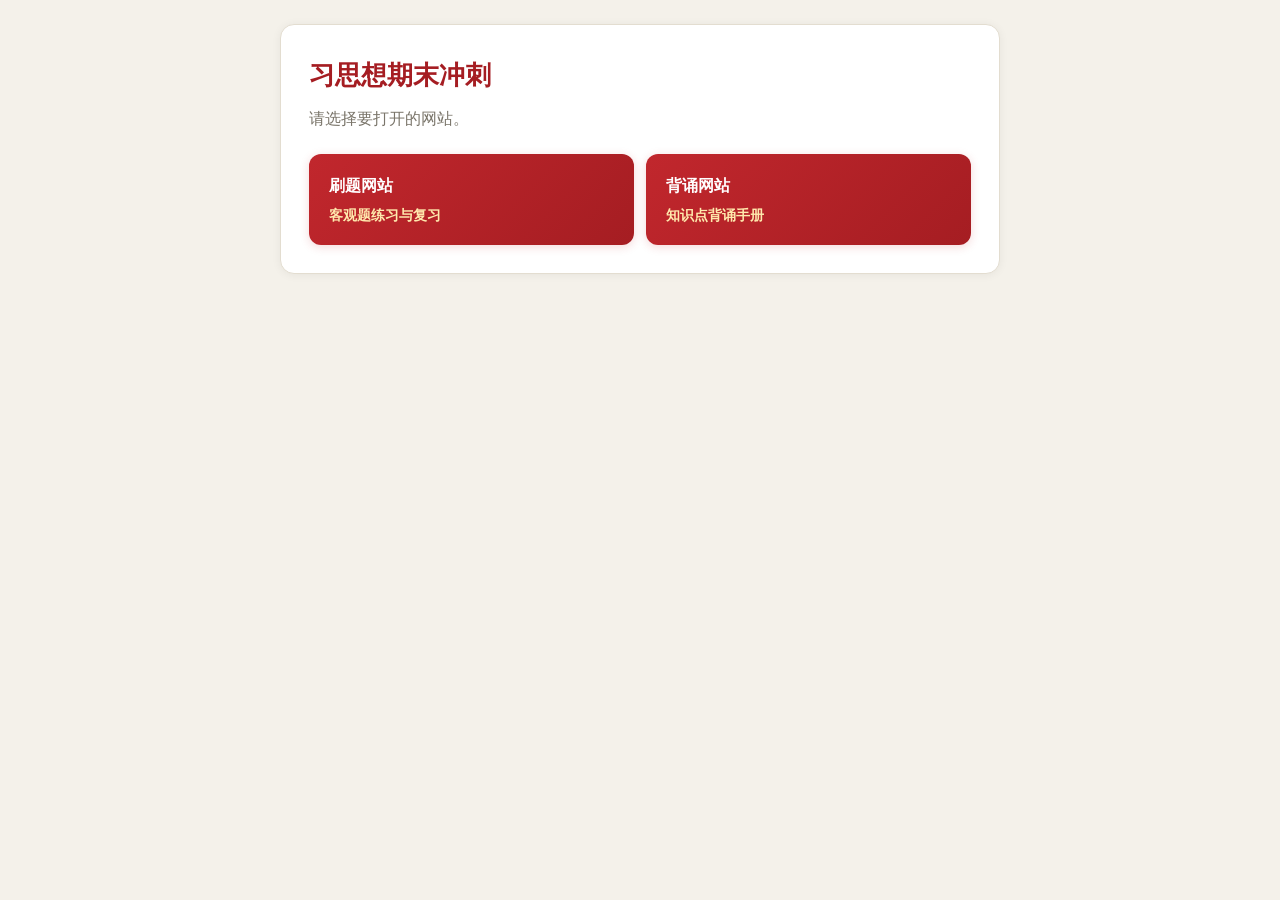
<file: index.html>
<!DOCTYPE html>
<html lang="zh-CN">
<head>
<meta charset="UTF-8">
<meta name="viewport" content="width=device-width, initial-scale=1.0">
<title>习思想期末冲刺</title>
<style>
:root{color-scheme:light;--red:#c1272d;--red2:#a51d22;--gold:#d4a843;--bg:#f4f1ea;--card:#fff;--ink:#23211c;--muted:#7a756a;--line:#e3ddd0}
*{box-sizing:border-box}
html,body{margin:0;min-height:100%}
body{font-family:-apple-system,BlinkMacSystemFont,"PingFang SC","Microsoft YaHei","Segoe UI",sans-serif;background:var(--bg);color:var(--ink);line-height:1.7;display:grid;place-items:center;padding:24px}
main{width:min(720px,100%);background:var(--card);border:1px solid var(--line);border-radius:14px;padding:28px;box-shadow:0 1px 10px rgba(0,0,0,.06)}
h1{margin:0 0 8px;font-size:26px;color:var(--red2)}
p{margin:0 0 22px;color:var(--muted)}
.links{display:grid;grid-template-columns:repeat(2,minmax(0,1fr));gap:12px}
a{display:block;text-decoration:none;color:#fff;background:linear-gradient(135deg,var(--red),var(--red2));border-radius:12px;padding:18px 20px;font-weight:700;box-shadow:0 2px 10px rgba(193,39,45,.18)}
a span{display:block;margin-top:4px;color:#ffe9ad;font-size:14px;font-weight:600}
@media(max-width:560px){main{padding:22px}.links{grid-template-columns:1fr}h1{font-size:22px}}
</style>
</head>
<body>
<main>
  <h1>习思想期末冲刺</h1>
  <p>请选择要打开的网站。</p>
  <div class="links">
    <a href="./quiz/">刷题网站<span>客观题练习与复习</span></a>
    <a href="./recite/">背诵网站<span>知识点背诵手册</span></a>
  </div>
</main>
</body>
</html>
</file>
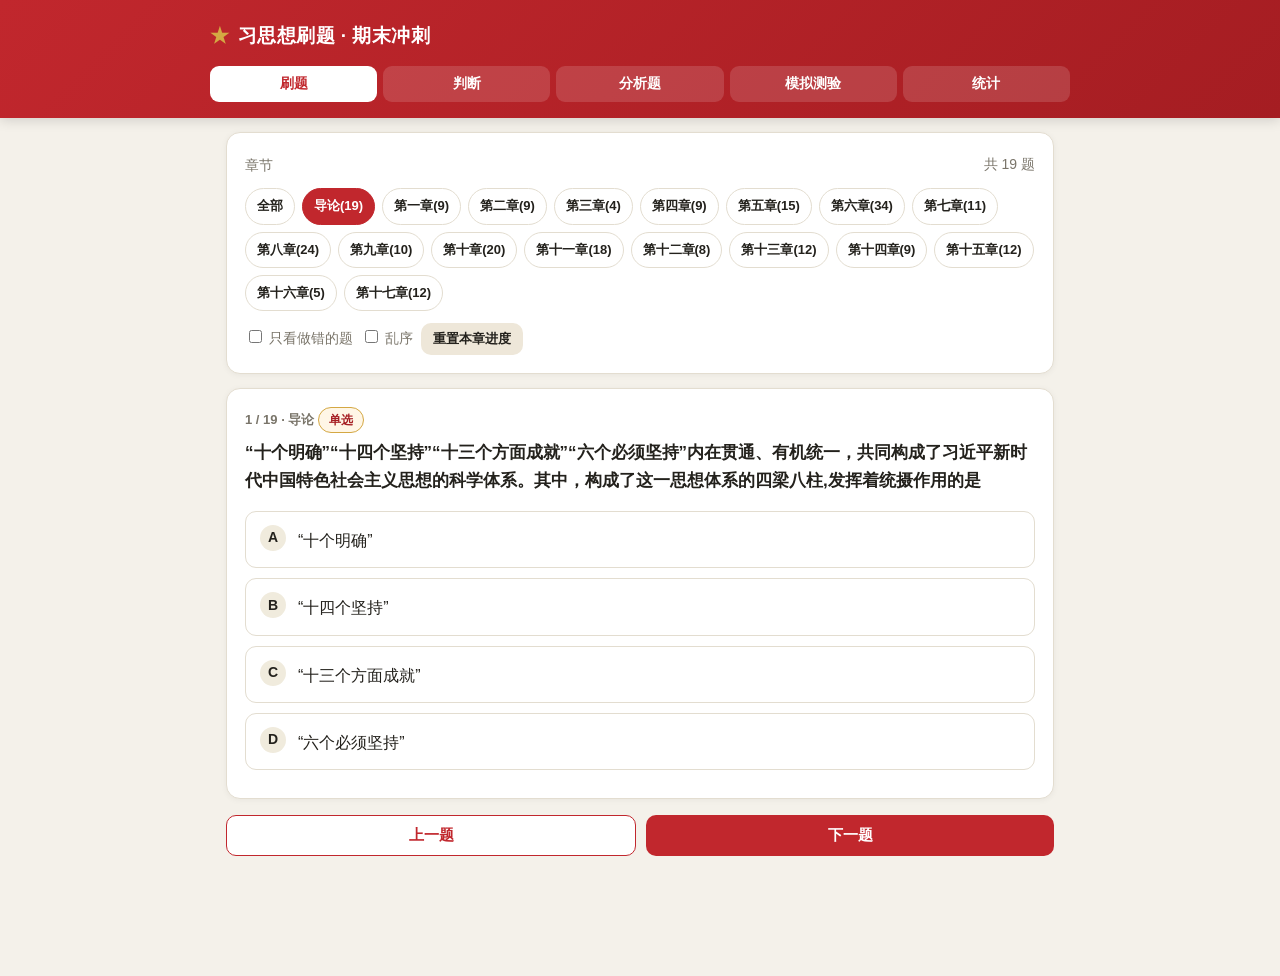
<file: quiz/index.html>
<!DOCTYPE html>
<html lang="zh-CN">
<head>
<meta charset="UTF-8">
<meta name="viewport" content="width=device-width, initial-scale=1.0">
<title>习思想刷题 · 期末冲刺</title>
<style>
:root{color-scheme:light;--red:#c1272d;--red2:#a51d22;--gold:#d4a843;--bg:#f4f1ea;--card:#fff;--ink:#23211c;--muted:#7a756a;--line:#e3ddd0;--ok:#1f7a44;--okbg:#e6f4ec;--bad:#c1272d;--badbg:#fbe9e9;--sel:#fff6e6}
*{box-sizing:border-box;-webkit-tap-highlight-color:transparent}
html,body{margin:0;padding:0}
body{font-family:-apple-system,BlinkMacSystemFont,"PingFang SC","Microsoft YaHei","Segoe UI",sans-serif;background:var(--bg);color:var(--ink);line-height:1.7;font-size:16px}
.wrap{max-width:860px;margin:0 auto;padding:0 16px 120px}
header{background:linear-gradient(135deg,var(--red),var(--red2));color:#fff;padding:20px 16px 16px;position:sticky;top:0;z-index:50;box-shadow:0 2px 12px rgba(0,0,0,.15)}
header .hwrap{max-width:860px;margin:0 auto}
header h1{margin:0;font-size:19px;font-weight:700;letter-spacing:.5px;display:flex;align-items:center;gap:8px}
header h1 .star{color:var(--gold)}
.tabs{display:flex;gap:6px;margin-top:14px;flex-wrap:wrap}
.tab{flex:1;min-width:64px;text-align:center;padding:9px 6px;background:rgba(255,255,255,.14);color:#fff;border:none;border-radius:9px;font-size:14px;font-weight:600;cursor:pointer;transition:.15s;white-space:nowrap}
.tab.on{background:#fff;color:var(--red)}
.tab:active{transform:scale(.96)}
.panel{display:none;animation:fade .25s}
.panel.on{display:block}
@keyframes fade{from{opacity:0;transform:translateY(6px)}to{opacity:1}}
.card{background:var(--card);border-radius:14px;padding:18px;margin-top:14px;box-shadow:0 1px 6px rgba(0,0,0,.05);border:1px solid var(--line)}
.row{display:flex;gap:10px;flex-wrap:wrap;align-items:center}
.btn{padding:10px 16px;border-radius:10px;border:none;font-size:15px;font-weight:600;cursor:pointer;transition:.15s;background:var(--red);color:#fff}
.btn:active{transform:scale(.97)}
.btn.ghost{background:#fff;color:var(--red);border:1.5px solid var(--red)}
.btn.gray{background:#eee7d9;color:var(--ink)}
.btn.sm{padding:7px 12px;font-size:13px}
select{padding:9px 12px;border-radius:9px;border:1.5px solid var(--line);background:#fff;font-size:15px;color:var(--ink);font-family:inherit}
.muted{color:var(--muted);font-size:14px}
.big{font-size:34px;font-weight:800;color:var(--red)}
.pill{display:inline-block;padding:2px 10px;border-radius:20px;font-size:12px;font-weight:600;background:var(--sel);color:var(--red2);border:1px solid var(--gold)}
.pill.t2{background:#eef3fb;color:#2456a6;border-color:#bcd0ef}
.pill.t3{background:#eef7f0;color:#1f7a44;border-color:#bfe2cc}
.progress{height:8px;background:var(--line);border-radius:8px;overflow:hidden;margin:12px 0}
.progress>i{display:block;height:100%;background:linear-gradient(90deg,var(--gold),var(--red));transition:width .3s}
.qstem{font-size:17px;font-weight:600;margin:6px 0 16px;line-height:1.65}
.qnum{color:var(--muted);font-size:13px;font-weight:600;margin-bottom:4px}
.opt{display:flex;gap:12px;align-items:flex-start;padding:13px 14px;border:1.5px solid var(--line);border-radius:11px;margin-bottom:10px;cursor:pointer;background:#fff;transition:.12s;user-select:none}
.opt:active{transform:scale(.99)}
.opt .key{flex:none;width:26px;height:26px;border-radius:50%;background:#f0ebdd;color:var(--ink);font-weight:700;display:flex;align-items:center;justify-content:center;font-size:14px;transition:.12s}
.opt .txt{flex:1;padding-top:2px}
.opt.sel{border-color:var(--gold);background:var(--sel)}
.opt.sel .key{background:var(--gold);color:#fff}
.opt.ok{border-color:var(--ok);background:var(--okbg)}
.opt.ok .key{background:var(--ok);color:#fff}
.opt.bad{border-color:var(--bad);background:var(--badbg)}
.opt.bad .key{background:var(--bad);color:#fff}
.opt.disabled{cursor:default}
.feedback{margin-top:8px;padding:13px 15px;border-radius:11px;font-size:15px;display:none}
.feedback.show{display:block;animation:fade .2s}
.feedback.right{background:var(--okbg);color:var(--ok);border:1px solid #bfe2cc}
.feedback.wrong{background:var(--badbg);color:var(--bad);border:1px solid #f0c9c9}
.feedback b{color:inherit}
.navbtns{display:flex;gap:10px;margin-top:16px}
.navbtns .btn{flex:1}
.empty{text-align:center;color:var(--muted);padding:40px 20px}
.flash{perspective:1600px;margin-top:14px}
.flash-inner{position:relative;transition:transform .5s;transform-style:preserve-3d;min-height:240px}
.flash.flip .flash-inner{transform:rotateY(180deg)}
.flash-face{position:absolute;inset:0;backface-visibility:hidden;background:var(--card);border:1px solid var(--line);border-radius:14px;padding:22px;box-shadow:0 1px 6px rgba(0,0,0,.05);overflow:auto}
.flash-back{transform:rotateY(180deg);background:#fffdf7}
.flash-face h3{margin:0 0 6px;font-size:18px;color:var(--red2);line-height:1.5}
.flash-face .tap{position:absolute;bottom:14px;right:18px;color:var(--muted);font-size:13px}
.flash-face ol{margin:10px 0 0;padding-left:22px}
.flash-face ol li{margin-bottom:10px}
.kpoint{background:var(--card);border:1px solid var(--line);border-radius:12px;padding:14px 16px;margin-top:10px}
.kpoint .lbl{font-size:12px;font-weight:700;color:var(--red);background:var(--sel);padding:2px 9px;border-radius:6px;border:1px solid var(--gold)}
.kpoint p{margin:8px 0 0}
.star{color:var(--gold)}
.statline{display:flex;justify-content:space-around;text-align:center;margin-top:6px}
.statline div .n{font-size:26px;font-weight:800}
.statline .n.g{color:var(--ok)}.statline .n.r{color:var(--bad)}
.chips{display:flex;flex-wrap:wrap;gap:7px;margin-top:10px}
.chip{padding:6px 11px;border-radius:20px;border:1.5px solid var(--line);background:#fff;font-size:13px;cursor:pointer;font-weight:600}
.chip.on{background:var(--red);color:#fff;border-color:var(--red)}
.toolbar{display:flex;gap:8px;flex-wrap:wrap;align-items:center;margin-top:12px}
.searchbox{width:100%;padding:11px 14px;border:1.5px solid var(--line);border-radius:10px;font-size:15px;font-family:inherit;margin-top:10px}
hr{border:none;border-top:1px solid var(--line);margin:16px 0}
.result-big{text-align:center;padding:20px 0}
.note{font-size:13px;color:var(--muted);margin-top:14px;text-align:center;line-height:1.6}
.tag-multi{font-size:12px;color:#2456a6;font-weight:600}
@media(max-width:560px){.qstem{font-size:16px}body{font-size:15px}}
</style>
</head>
<body>
<header><div class="hwrap">
<h1><span class="star">★</span> 习思想刷题 · 期末冲刺</h1>
<div class="tabs">
<button class="tab on" data-p="practice">刷题</button>
<button class="tab" data-p="judge">判断</button>
<button class="tab" data-p="essay">分析题</button>
<button class="tab" data-p="exam">模拟测验</button>
<button class="tab" data-p="stat">统计</button>
</div>
</div></header>
<div class="wrap">

<!-- PRACTICE -->
<section class="panel on" id="p-practice">
 <div class="card">
  <div class="row" style="justify-content:space-between">
   <div><span class="muted">章节</span></div>
   <div class="muted" id="prac-count"></div>
  </div>
  <div class="chips" id="prac-chips"></div>
  <div class="toolbar">
   <label class="muted"><input type="checkbox" id="prac-wrongonly"> 只看做错的题</label>
   <label class="muted"><input type="checkbox" id="prac-shuffle"> 乱序</label>
   <button class="btn sm gray" id="prac-reset">重置本章进度</button>
  </div>
 </div>
 <div id="prac-area"></div>
</section>

<!-- JUDGE -->
<section class="panel" id="p-judge">
 <div class="card">
  <div class="row" style="justify-content:space-between">
   <div><span class="muted">判断题 · 易混考点</span></div>
   <div class="muted" id="judge-count"></div>
  </div>
  <div class="chips" id="judge-chips"></div>
 </div>
 <div id="judge-area"></div>
</section>

<!-- ESSAY -->
<section class="panel" id="p-essay">
 <div class="card">
  <div class="row" style="justify-content:space-between">
   <div><b>分析题背诵卡</b> <span class="muted">点击卡片翻面看要点</span></div>
  </div>
  <input class="searchbox" id="essay-search" placeholder="搜索题目关键词，如：中国式现代化、依法治国…">
  <div class="row" style="margin-top:10px">
   <button class="btn sm ghost" data-et="essay">简答/分析题(12)</button>
   <button class="btn sm ghost" data-et="material">材料分析题(7)</button>
   <span class="muted" id="essay-pos"></span>
  </div>
 </div>
 <div id="essay-area"></div>
 <div class="navbtns">
  <button class="btn ghost" id="essay-prev">上一张</button>
  <button class="btn" id="essay-next">下一张</button>
 </div>
</section>

<!-- EXAM -->
<section class="panel" id="p-exam">
 <div class="card" id="exam-setup">
  <h3 style="margin-top:0">模拟测验</h3>
  <p class="muted">随机抽题，答完一次性看分数和解析。</p>
  <div class="row">
   <label class="muted">单选 <select id="ex-single"><option>10</option><option selected>15</option><option>20</option><option>0</option></select></label>
   <label class="muted">多选 <select id="ex-multi"><option>5</option><option selected>10</option><option>15</option><option>0</option></select></label>
   <label class="muted">判断 <select id="ex-judge"><option>5</option><option selected>10</option><option>15</option><option>0</option></select></label>
  </div>
  <div class="navbtns"><button class="btn" id="ex-start">开始测验</button></div>
 </div>
 <div id="exam-area"></div>
</section>

<!-- STAT -->
<section class="panel" id="p-stat">
 <div class="card">
  <h3 style="margin-top:0">学习统计</h3>
  <div class="statline">
   <div><div class="n" id="st-done">0</div><div class="muted">已做</div></div>
   <div><div class="n g" id="st-right">0</div><div class="muted">答对</div></div>
   <div><div class="n r" id="st-wrong">0</div><div class="muted">答错</div></div>
   <div><div class="n" id="st-rate">0%</div><div class="muted">正确率</div></div>
  </div>
  <div class="progress"><i id="st-bar" style="width:0%"></i></div>
  <p class="muted" id="st-total"></p>
  <hr>
  <div class="row">
   <button class="btn ghost sm" id="st-gowrong">去复习错题</button>
   <button class="btn gray sm" id="st-clear">清空所有记录</button>
  </div>
 </div>
 <div class="card">
  <b>分章正确率</b>
  <div id="st-chap" style="margin-top:10px"></div>
 </div>
 <div class="note">题库：单选+多选 240 题、判断 89 题、分析题 12 题、材料题 7 题，覆盖导论至第十七章。<br>数据来源：习思想临门一脚2026新大纲、期末复习完整文档、选择题习参考与解析、第13-17章练习题。<br>进度保存在本机浏览器，换设备或清缓存会重置。</div>
</section>

</div>
<script>
const DATA={"mcq": [{"id": 1, "src": "single", "srcnum": 1, "type": "single", "stem": "“十个明确”“十四个坚持”“十三个方面成就”“六个必须坚持”内在贯通、有机统一，共同构成了习近平新时代中国特色社会主义思想的科学体系。其中，构成了这一思想体系的四梁八柱,发挥着统摄作用的是", "options": {"A": "“十个明确”", "B": "“十四个坚持”", "C": "“十三个方面成就”", "D": "“六个必须坚持”"}, "answer": "A", "chap": "导论"}, {"id": 2, "src": "single", "srcnum": 2, "type": "single", "stem": "党的二十大提出的“六个必须坚持”，是习近平新时代中国特色社会主义思想的世界观、方法论和贯穿其中的立场观点方法的重要体现。在这“六个必须坚持”中，必须坚持自信自立是", "options": {"A": "根本价值立场", "B": "内在精神特质", "C": "鲜明理论品格", "D": "重要实践要求"}, "answer": "B", "chap": "导论"}, {"id": 3, "src": "single", "srcnum": 3, "type": "single", "stem": "改革开放以来我们取得一切成绩和进步的根本原因，归结起来就是：开辟了中国特色社会主义道路，形成了中国特色社会主义理论体系，确立了中国特色社会主义制度，发展了中国特色社会主义文化。其中，作为实现途径的是", "options": {"A": "中国特色社会主义道路", "B": "中国特色社会主义理论体系", "C": "中国特色社会主义制度", "D": "中国特色社会主义文化"}, "answer": "A", "chap": "第一章"}, {"id": 4, "src": "single", "srcnum": 4, "type": "single", "stem": "新时代坚持和发展中国特色社会主义，必须坚定道路自信、理论自信、制度自信、文化自信。我们坚定“四个自信”的理论支撑和根本依据是", "options": {"A": "当今世界正经历百年未有之大变局", "B": "江山就是人民，人民就是江山", "C": "实现中华民族伟大复兴进入不可逆转的历史进程", "D": "社会主义必然代替资本主义的客观规律"}, "answer": "D", "chap": "第一章"}, {"id": 5, "src": "single", "srcnum": 5, "type": "single", "stem": "坚定中国特色社会主义道路自信、理论自信、制度自信，说到底是要坚定", "options": {"A": "政治自信", "B": "历史自信", "C": "战略自信", "D": "文化自信"}, "answer": "D", "chap": "第一章"}, {"id": 6, "src": "single", "srcnum": 6, "type": "single", "stem": "中国特色社会主义进入新时代，是长期以来特别是党的十八大以来我们党领导人民不懈奋斗的必然结果，是我们党在科学把握形势和实践发展变化基础上作出的重大判断。新时代是我国发展新的历史方位，标志着中国特色社会主义事业进入了新的发展阶段。中国特色社会主义进入新时代重大判断的基本依据是", "options": {"A": "我国社会主要矛盾发生新变化", "B": "党的主要任务发生新变化", "C": "中国和世界关系发生新变化", "D": "发展理念和思路发生新变化"}, "answer": "A", "chap": "第一章"}, {"id": 7, "src": "single", "srcnum": 7, "type": "single", "stem": "“四个全面”战略布局，是新的时代条件下坚持和发展中国特色社会主义、推进改革开放和社会主义现代化建设的战略抉择。“四个全面”战略布局既有战略目标又有战略举措，每个“全面”之间具有紧密的内在逻辑，是一个整体战略部署的有序展开。在“四个全面”中居于引领地位的是", "options": {"A": "全面深化改革", "B": "全面依法治国", "C": "全面从严治党", "D": "全面建设社会主义现代化国家"}, "answer": "D", "chap": "第一章"}, {"id": 8, "src": "single", "srcnum": 8, "type": "single", "stem": "实现中华民族伟大复兴，就是中华民族近代以来最伟大的梦想。100多年来，中国共产党团结带领中国人民进行的一切奋斗、一切牺牲、一切创造，归结起来就是一个主题：实现中华民族伟大复兴。实现中华民族伟大复兴的中国梦，本质是", "options": {"A": "全面建成富强民主文明和谐美丽的社会主义现代化强国", "B": "实现高水平的自立自强", "C": "在推动共同富裕过程中促进人的全面发展", "D": "国家富强、民族振兴、人民幸福"}, "answer": "D", "chap": "第二章"}, {"id": 9, "src": "single", "srcnum": 10, "type": "single", "stem": "党的二十届三中全会对进一步全面深化改革各个方面的部署，都是从推进中国式现代化这个主题出发的。中国式现代化的鲜明标识是", "options": {"A": "城乡融合发展", "B": "法治", "C": "开放", "D": "在发展中保障和改善民生"}, "answer": "C", "chap": "第二章"}, {"id": 10, "src": "single", "srcnum": 11, "type": "single", "stem": "在长期实践过程中，党领导人民不懈探索现代化道路，取得了社会主义现代化建设的伟大成就,用几十年时间走完了发达国家几百年走过的工业化历程。我国现代化建设的出发点和落脚点是", "options": {"A": "完善和发展中国特色社会主义制度", "B": "增进民生福祉、促进社会公平", "C": "实现人民对美好生活的向往", "D": "实现高质量发展"}, "answer": "C", "chap": "第二章"}, {"id": 11, "src": "single", "srcnum": 12, "type": "single", "stem": "中国特色社会主义有很多特点和特征，其中最本质的特征是", "options": {"A": "以人民为中心", "B": "中国特色社会主义道路", "C": "中国特色社会主义制度", "D": "中国共产党领导"}, "answer": "D", "chap": "第三章"}, {"id": 12, "src": "single", "srcnum": 13, "type": "single", "stem": "加强党的全面领导为新时代党和国家事业发展提供了坚强保证。坚持和加强党的全面领导，使党的政治领导力、思想引领力、群众组织力、社会号召力显著增强。马克思主义政党第一位的能力是", "options": {"A": "思想引领力", "B": "政治领导力", "C": "社会号召力", "D": "群众组织力"}, "answer": "B", "chap": "第三章"}, {"id": 13, "src": "single", "srcnum": 14, "type": "single", "stem": "党的领导是党和国家的根本所在、命脉所在，是全国各族人民的利益所系、命运所系。党的领导的最高原则是", "options": {"A": "党中央集中统一领导", "B": "制度治党、依规治党", "C": "坚定理想信念", "D": "勇于自我革命"}, "answer": "A", "chap": "第三章"}, {"id": 14, "src": "single", "srcnum": 15, "type": "single", "stem": "中国特色社会主义制度是一个严密完整的科学制度体系，起四梁八柱作用的是根本制度、基本制度、重要制度。其中，具有统领地位的是", "options": {"A": "人民代表大会制度这一根本政治制度", "B": "马克思主义在意识形态领域指导地位的根本制度", "C": "社会主义基本经济制度", "D": "党的领导制度"}, "answer": "D", "chap": "第三章"}, {"id": 15, "src": "single", "srcnum": 16, "type": "single", "stem": "新时代坚持和发展中国特色社会主义的根本立场是", "options": {"A": "坚持以人民为中心", "B": "坚持以经济建设为中心", "C": "坚持四项基本原则", "D": "坚持改革开放"}, "answer": "A", "chap": "第四章"}, {"id": 16, "src": "single", "srcnum": 17, "type": "single", "stem": "习近平总书记指出：“时代是出卷人，我们是答卷人，人民是阅卷人。”我们党做好一切工作的价值取向和根本标准是", "options": {"A": "促进国民经济发展", "B": "维护国家长治久安", "C": "增强国际影响力", "D": "让群众满意"}, "answer": "D", "chap": "第四章"}, {"id": 17, "src": "single", "srcnum": 18, "type": "single", "stem": "发展是党执政兴国的第一要务。发展的出发点和落脚点是", "options": {"A": "满足人民对美好生活的新期待", "B": "不断实现理论和实践上的创新突破", "C": "完善中国特色社会主义制度", "D": "推进国家治理体系和治理能力现代化"}, "answer": "A", "chap": "第四章"}, {"id": 18, "src": "single", "srcnum": 19, "type": "single", "stem": "实现现代化是近代以来中国人民孜孜以求的宏愿。中国共产党团结带领中国人民追求民族复兴的历史，也是一部不断探索现代化道路的历史。现代化的最终目标是实现", "options": {"A": "中华民族伟大复兴", "B": "物质财富极大丰富", "C": "社会关系高度和谐", "D": "人自由而全面的发展"}, "answer": "D", "chap": "第四章"}, {"id": 19, "src": "single", "srcnum": 20, "type": "single", "stem": "改革开放是当代中国最显著的特征、最壮丽的气象。习近平总书记强调：“改革开放是决定当代中国命运的关键一招，也是决定实现‘两个一百年’奋斗目标、实现中华民族伟大复兴的关键一招。”改革开放的鲜明特征和首要任务是", "options": {"A": "解放思想", "B": "解放和发展社会生产力", "C": "解放和增强社会活力", "D": "以创新的思维和办法解决前进中的问题"}, "answer": "B", "chap": "第五章"}, {"id": 20, "src": "single", "srcnum": 21, "type": "single", "stem": "全面深化改革开放，不是某个领域某个方面的变革，而是涉及党和国家事业发展全局的体制机制变革。全面深化改革开放的主线是", "options": {"A": "重要领域和关键环节改革", "B": "经济体制改革", "C": "制度建设", "D": "统筹改革、发展、稳定"}, "answer": "C", "chap": "第五章"}, {"id": 21, "src": "single", "srcnum": 22, "type": "single", "stem": "全面深化改革必须牢牢把握总目标，实施好“六个紧紧围绕”的路线图。统筹推进各领域各方面改革开放的突破口是", "options": {"A": "制度建设", "B": "重要领域和关键环节改革", "C": "经济体制改革", "D": "文化体制改革"}, "answer": "B", "chap": "第五章"}, {"id": 22, "src": "single", "srcnum": 23, "type": "single", "stem": "在全面深化改革开放中，我们坚持了正确方法论，这是改革取得成就的原因之一。在改革方法论中，富有中国特色、符合中国国情的改革方法是", "options": {"A": "摸着石头过河", "B": "加强顶层设计", "C": "统筹改革发展稳定", "D": "重大改革于法有据"}, "answer": "A", "chap": "第五章"}, {"id": 23, "src": "single", "srcnum": 24, "type": "single", "stem": "正确处理好改革、发展、稳定的关系，是我国改革开放的一条重要经验。正确处理改革、发展、稳定关系的结合点是", "options": {"A": "不断开辟发展新领域、新赛道", "B": "人的自由而全面的发展", "C": "坚持守正创新", "D": "改善人民生活"}, "answer": "D", "chap": "第五章"}, {"id": 24, "src": "single", "srcnum": 26, "type": "single", "stem": "面对纷繁复杂的国际国内形势，面对新一轮科技革命和产业变革，面对人民群众新期待，必须继续把改革推向前进。进一步全面深化改革的出发点和落脚点是", "options": {"A": "促进社会公平正义、增进人民福祉", "B": "解放和发展社会生产力", "C": "解放和增强社会活力", "D": "推动生产关系和生产力、上层建筑和经济基础、国家治理和社会发展更好相适应"}, "answer": "A", "chap": "第五章"}, {"id": 25, "src": "single", "srcnum": 27, "type": "single", "stem": "党的十八大以来，以习近平同志为核心的党中央领导全党全国各族人民开创了中国特色社会主义新时代，实现了具有里程碑意义的伟大变革。新时代我国发展壮大的必由之路是", "options": {"A": "团结奋斗", "B": "中国特色社会主义", "C": "贯彻新发展理念", "D": "全面从严治党"}, "answer": "C", "chap": "第六章"}, {"id": 26, "src": "single", "srcnum": 28, "type": "single", "stem": "党的十八大以来，我们党对经济社会发展提出了许多重大理论和战略，其中最重要、最主要的是", "options": {"A": "供给侧结构性改革", "B": "以人民为中心的发展思想", "C": "新发展理念", "D": "推动高质量发展"}, "answer": "C", "chap": "第六章"}, {"id": 27, "src": "single", "srcnum": 29, "type": "single", "stem": "发展理念是发展行动的先导，是发展思路、发展方式、发展着力点的集中体现。发展理念从根本上决定着发展成效乃至成败。新发展阶段必须坚定不移贯彻创新、协调、绿色、开放、共享的新发展理念。其中，创新是", "options": {"A": "引领发展的第一动力", "B": "国家繁荣发展的必由之路", "C": "持续健康发展的内在要求", "D": "中国特色社会主义的本质要求"}, "answer": "A", "chap": "第六章"}, {"id": 28, "src": "single", "srcnum": 30, "type": "single", "stem": "党的十八大以来，习近平总书记顺应时代和实践发展的新要求，坚持以人民为中心的发展思想,鲜明提出要坚定不移贯彻创新、协调、绿色、开放、共享的新发展理念，引领我国发展全局发生历史性变革。其中，开放发展注重的是解决", "options": {"A": "发展不平衡问题", "B": "发展动力问题", "C": "发展内外联动问题", "D": "社会公平正义问题"}, "answer": "C", "chap": "第六章"}, {"id": 29, "src": "single", "srcnum": 31, "type": "single", "stem": "高质量发展是新时代我国经济社会发展的鲜明主题，是全面建设社会主义现代化国家的首要任务。推动高质量发展的主线是", "options": {"A": "改革创新", "B": "实施扩大内需战略", "C": "深化供给侧结构性改革", "D": "加快构建新发展格局"}, "answer": "C", "chap": "第六章"}, {"id": 30, "src": "single", "srcnum": 32, "type": "single", "stem": "高质量发展是全面建设社会主义现代化国家的首要任务。推动高质量发展的战略基点是", "options": {"A": "加快实现高水平科技自立自强", "B": "加快构建新发展格局", "C": "推进农业现代化", "D": "更好统筹质的有效提升和量的合理增长"}, "answer": "B", "chap": "第六章"}, {"id": 31, "src": "single", "srcnum": 33, "type": "single", "stem": "2023年，商务部等5部门印发《关于公布中华老字号复核结果的通知》，将长期经营不善，甚至已经破产、注销、倒闭，或者丧失老字号注册商标所有权、使用权的55个品牌，移出中华老字号名录；对经营不佳、业绩下滑的73个品牌，要求6个月内予以整改；继续保留1000个经营规范、发展良好的品牌。市场预计，随着政府相关部门持续加大对中华老字号的管理力度,并采取约谈整改、移出名录等管理措施，倒逼中华老字号不断守正创新。在国货崛起的背景下，有着历史文化积淀的中华老字号有望进一步焕发活力，引领“新国潮”。这启示我们，构建高水平社会主义市场经济体制，关键是要处理好", "options": {"A": "政府和市场的关系", "B": "企业和市场的关系", "C": "中央和地方的关系", "D": "消费者和生产者的关系"}, "answer": "A", "chap": "第六章"}, {"id": 32, "src": "single", "srcnum": 34, "type": "single", "stem": "全面建成新发展格局任重道远，必须坚持问题导向和系统观念，着力破除制约加快构建新发展格局的主要矛盾和问题，不断扬优势、补短板、强弱项。要坚持把发展经济的着力点放在", "options": {"A": "制度创新上", "B": "乡村振兴上", "C": "对外开放上", "D": "实体经济上"}, "answer": "D", "chap": "第六章"}, {"id": 33, "src": "single", "srcnum": 35, "type": "single", "stem": "构建新发展格局，是根据我国发展阶段、发展环境、条件变化，特别是基于我国比较优势变化,审时度势作出的重大决策，是关系我国发展全局的重大战略任务。构建新发展格局最本质的特征是", "options": {"A": "实现高水平的自立自强", "B": "推动实施扩大内需战略同深化供给侧结构性改革有机结合", "C": "推动产业链供应链优化升级", "D": "建设现代化经济体系"}, "answer": "A", "chap": "第六章"}, {"id": 34, "src": "single", "srcnum": 37, "type": "single", "stem": "新质生产力由技术革命性突破、生产要素创新性配置、产业深度转型升级而催生，以劳动者、劳动资料、劳动对象及其优化组合的跃升为基本内涵。新质生产力的核心标志是", "options": {"A": "全要素生产率大幅提升", "B": "创新和质优", "C": "稳定的产业链供应链", "D": "催生新产业、新模式、新动能"}, "answer": "A", "chap": "第六章"}, {"id": 35, "src": "single", "srcnum": 38, "type": "single", "stem": "科技兴则民族兴，科技强则国家强。扎实推动科技创新和产业创新深度融合，助力发展新质生产力，是新形势下加快建设科技强国的主要任务之一。推动科技创新和产业创新深度融合的途径是", "options": {"A": "增加高质量科技供给", "B": "促进科技成果转化应用", "C": "强化企业科技创新主体地位", "D": "充分激发创新创造活力"}, "answer": "B", "chap": "第六章"}, {"id": 36, "src": "single", "srcnum": 39, "type": "single", "stem": "加快建设以实体经济为支撑的现代化产业体系，关系我们在未来发展和国际竞争中赢得战略主动。支撑我国国际竞争力的基石是", "options": {"A": "大力发展战略性新兴产业", "B": "保持优势产业的领先地位", "C": "构建优质高效的服务业新体系", "D": "构建现代化基础设施体系"}, "answer": "B", "chap": "第六章"}, {"id": 37, "src": "single", "srcnum": 40, "type": "single", "stem": "现代化产业体系是国家经济现代化的重要标志。引领国家未来产业发展的决定性力量是", "options": {"A": "战略性新兴产业", "B": "现代服务业", "C": "数字经济", "D": "现代农业"}, "answer": "A", "chap": "第六章"}, {"id": 38, "src": "single", "srcnum": 41, "type": "single", "stem": "脱贫摘帽不是终点，而是新生活、新奋斗的起点。接下来要做好乡村振兴这篇大文章，让乡亲们生活越来越美好。实施乡村振兴战略的总方针是", "options": {"A": "农业农村现代化", "B": "坚持农业农村优先发展", "C": "产业兴旺、生态宜居、乡风文明、治理有效、生活富裕", "D": "建立健全城乡融合发展体制机制和政策体系"}, "answer": "B", "chap": "第六章"}, {"id": 39, "src": "single", "srcnum": 42, "type": "single", "stem": "促进区域协调发展，是贯彻新发展理念的重要内容，也是实现高质量发展的必然要求。新形势下促进区域协调发展，要深入实施区域协调发展战略、区域重大战略、主体功能区战略。以下属于区域协调发展战略的是", "options": {"A": "高标准、高质量建设雄安新区", "B": "推进长江经济带发展", "C": "推进粤港澳大湾区建设", "D": "鼓励东部地区加快推进现代化"}, "answer": "D", "chap": "第六章"}, {"id": 40, "src": "single", "srcnum": 43, "type": "single", "stem": "城镇化是现代化的必由之路，是解决农业、农村、农民问题的重要途径，是推动区域协调发展的有力支撑，是扩大内需和促进产业升级的重要抓手。新型城镇化的首要任务是", "options": {"A": "进一步深化户籍制度改革", "B": "推进公共服务共建共享", "C": "推进农业转移人口市民化", "D": "强化产业分工协作"}, "answer": "C", "chap": "第六章"}, {"id": 41, "src": "single", "srcnum": 45, "type": "single", "stem": "建设教育强国是全面建成社会主义现代化强国的战略先导。我们要建设的教育强国，是中国特色社会主义教育强国。建设中国特色社会主义教育强国的根本任务是", "options": {"A": "立德树人", "B": "为党育人、为国育才", "C": "服务中华民族伟大复兴", "D": "支撑引领中国式现代化"}, "answer": "A", "chap": "第七章"}, {"id": 42, "src": "single", "srcnum": 46, "type": "single", "stem": "教育是国之大计、党之大计，是功在当代、利在千秋的德政工程。发展教育的根本尺度是", "options": {"A": "立德树人", "B": "价值观塑造", "C": "人民满意", "D": "服务中华民族伟大复兴"}, "answer": "C", "chap": "第七章"}, {"id": 43, "src": "single", "srcnum": 47, "type": "single", "stem": "全面建设社会主义现代化国家，教育是根本，科技是关键，人才是基础。其中，科技是", "options": {"A": "第一生产力", "B": "第一资源", "C": "第一动力", "D": "第一路径"}, "answer": "A", "chap": "第七章"}, {"id": 44, "src": "single", "srcnum": 48, "type": "single", "stem": "科技是国之利器，国家赖之以强，企业赖之以赢，人民生活赖之以好。中国要强，中国人民生活要好，必须有强大科技。创新始终是一个国家、一个民族发展的不竭动力。科技创新的源头是", "options": {"A": "国家战略科技力量", "B": "现代工程技术、颠覆性技术创新", "C": "关键共性技术、前沿引领技术创新", "D": "基础研究"}, "answer": "D", "chap": "第七章"}, {"id": 45, "src": "single", "srcnum": 49, "type": "single", "stem": "制度优势是一个政党、一个国家的最大优势。坚定中国特色社会主义制度自信，首先要", "options": {"A": "坚定对社会主义基本经济制度的自信", "B": "坚定对中国特色社会主义政治制度的自信", "C": "坚定对中国传统文化的自信", "D": "坚定对马克思主义在意识形态领域指导地位的根本制度的自信"}, "answer": "B", "chap": "第八章"}, {"id": 46, "src": "single", "srcnum": 50, "type": "single", "stem": "中国特色社会主义政治发展道路，是近代以来中国人民长期奋斗历史逻辑、理论逻辑、实践逻辑的必然结果，是坚持党的本质属性、践行党的根本宗旨的必然要求。走中国特色社会主义政治发展道路，最根本的是", "options": {"A": "坚持人民当家作主", "B": "坚持党的领导", "C": "坚持以人民为中心", "D": "坚持独立自主"}, "answer": "B", "chap": "第八章"}, {"id": 47, "src": "single", "srcnum": 51, "type": "single", "stem": "新时代我国民主政治领域具有重大创新意义的标志性成果是", "options": {"A": "协商民主", "B": "中国特色社会主义政治发展道路", "C": "党内民主", "D": "全过程人民民主"}, "answer": "D", "chap": "第八章"}, {"id": 48, "src": "single", "srcnum": 52, "type": "single", "stem": "多民族是我国的一大特色，也是我国发展的一大有利因素。中华民族和各民族的关系，是一个大家庭和家庭成员的关系，各民族的关系是一个大家庭里不同成员的关系。民族团结之本是", "options": {"A": "民族区域自治制度", "B": "各民族共同团结奋斗、共同繁荣发展", "C": "保障少数民族当家作主，管理本民族、本地区事务的权利", "D": "中华民族共同体意识"}, "answer": "D", "chap": "第八章"}, {"id": 49, "src": "single", "srcnum": 53, "type": "single", "stem": "统一战线是中国共产党夺取革命、建设、改革事业胜利的重要法宝，也是实现中华民族伟大复兴的重要法宝。统战工作的本质要求是", "options": {"A": "大团结大联合", "B": "围绕中心、服务大局", "C": "在尊重多样性中寻求一致性", "D": "统一思想"}, "answer": "A", "chap": "第八章"}, {"id": 50, "src": "single", "srcnum": 54, "type": "single", "stem": "统一战线是凝聚人心、汇聚力量的强大法宝。统一战线最鲜明的特征（或：统一战线最核心最根本的问题）是", "options": {"A": "人民至上", "B": "求同存异", "C": "党的领导", "D": "团结奋斗"}, "answer": "C", "chap": "第八章"}, {"id": 51, "src": "single", "srcnum": 55, "type": "single", "stem": "新时代，统一战线面临的时和势、肩负的使命和任务发生了重大变化。新时代爱国统一战线的历史责任是", "options": {"A": "高举爱国主义、社会主义旗帜", "B": "促进中华儿女大团结", "C": "坚持和完善中国特色社会主义制度", "D": "巩固和维护国家安全的民心基础"}, "answer": "B", "chap": "第八章"}, {"id": 52, "src": "single", "srcnum": 56, "type": "single", "stem": "中华民族共同体的形成和发展是人心所向、大势所趋、历史必然。中华民族缔造统一的多民族国家的内生动力是", "options": {"A": "各民族血脉相融", "B": "各民族信念相同", "C": "各民族文化相通", "D": "各民族经济相依"}, "answer": "B", "chap": "第八章"}, {"id": 53, "src": "single", "srcnum": 57, "type": "single", "stem": "习近平总书记指出：“全面推进依法治国，必须走对路。如果路走错了，南辕北辙了，那再提什么要求和举措也都没有意义了。”我们党领导人民长期探索走出的中国特色社会主义法治道路,是全面依法治国的唯一正确道路。中国特色社会主义法治之魂是", "options": {"A": "依法治国和以德治国相结合", "B": "以人民为中心", "C": "党的领导", "D": "法律面前人人平等"}, "answer": "C", "chap": "第九章"}, {"id": 54, "src": "single", "srcnum": 58, "type": "single", "stem": "全面依法治国是“四个全面”战略布局的重要内容之一。推进全面依法治国，根本目的是", "options": {"A": "依法保障人民权益", "B": "努力让人民群众在每一个司法案件中感受到公平正义", "C": "提高依法执政水平", "D": "保证法律面前人人平等"}, "answer": "A", "chap": "第九章"}, {"id": 55, "src": "single", "srcnum": 59, "type": "single", "stem": "走中国特色社会主义法治道路，必须坚持法律面前人人平等。平等是", "options": {"A": "推进全面依法治国的根本目的", "B": "我们的法治同西方资本主义国家的法治最大的区别", "C": "社会主义法律的基本属性", "D": "全面依法治国的关键"}, "answer": "C", "chap": "第九章"}, {"id": 56, "src": "single", "srcnum": 60, "type": "single", "stem": "全面推进依法治国涉及很多方面，在实际工作中必须有一个总揽全局、牵引各方的总抓手，这个总抓手就是", "options": {"A": "建设中国特色社会主义法治体系", "B": "建设社会主义法治国家", "C": "坚持依法治国、依法执政、依法行政共同推进", "D": "坚持法治国家、法治政府、法治社会一体建设"}, "answer": "A", "chap": "第九章"}, {"id": 57, "src": "single", "srcnum": 61, "type": "single", "stem": "坚持依法治国首先要坚持依宪治国，坚持依法执政首先要坚持依宪执政。坚持依宪治国、依宪执政，作为首要任务的是", "options": {"A": "全面贯彻实施宪法", "B": "法治国家建设", "C": "法治社会建设", "D": "法治政府建设"}, "answer": "A", "chap": "第九章"}, {"id": 58, "src": "single", "srcnum": 62, "type": "single", "stem": "全面依法治国是国家治理的一场深刻革命，关系党执政兴国，关系人民幸福安康，关系党和国家长治久安。全面依法治国的重点任务和主体工程是", "options": {"A": "法治国家建设", "B": "法治政府建设", "C": "法治社会建设", "D": "依法行政"}, "answer": "B", "chap": "第九章"}, {"id": 59, "src": "single", "srcnum": 63, "type": "single", "stem": "文化是一个国家、一个民族的灵魂。国家的富强，民族的振兴，无不伴随着文化的历史性进步。", "options": {"A": "坚定中国特色社会主义文化自信", "B": "坚持马克思主义在意识形态领域的指导地位", "C": "以社会主义核心价值观引领文化建设", "D": "缩小城乡公共文化服务差距"}, "answer": "A", "chap": "第十章"}, {"id": 60, "src": "single", "srcnum": 64, "type": "single", "stem": "哲学社会科学是人们认识世界、改造世界的重要工具，是推动历史发展和社会进步的重要力量。当代中国哲学社会科学区别于其他哲学社会科学的根本标志是", "options": {"A": "坚持以马克思主义为指导", "B": "坚持正确的政治方向", "C": "坚持党性原则", "D": "坚持以人民为中心"}, "answer": "A", "chap": "第十章"}, {"id": 61, "src": "single", "srcnum": 65, "type": "single", "stem": "新闻舆论工作是治国理政、定国安邦的大事。做好新闻舆论工作的第一位要求是", "options": {"A": "做大做强主流舆论阵地", "B": "管好用好互联网", "C": "提高新闻舆论传播力、引导力、影响力、公信力", "D": "坚持正确的政治方向"}, "answer": "D", "chap": "第十章"}, {"id": 62, "src": "single", "srcnum": 66, "type": "single", "stem": "新形势下做好新闻舆论工作的关键是", "options": {"A": "牢牢坚持马克思主义新闻观", "B": "管好用好互联网", "C": "坚持正确的舆论导向", "D": "团结人民、鼓舞士气"}, "answer": "B", "chap": "第十章"}, {"id": 63, "src": "single", "srcnum": 67, "type": "single", "stem": "中华文明具有突出的连续性，是世界上唯一绵延不断且以国家形态发展至今的伟大文明。中华文明的连续性，从根本上决定了", "options": {"A": "国家统一永远是中国核心利益的核心", "B": "国土不可分、国家不可乱、民族不可散、文明不可断的共同信念", "C": "中华民族不惧新挑战、勇于接受新事物的无畏品格", "D": "中华民族必然走自己的路"}, "answer": "D", "chap": "第十章"}, {"id": 64, "src": "single", "srcnum": 68, "type": "single", "stem": "随着我国社会主要矛盾的转化，人民对美好生活的向往越来越强烈，对精神文化生活更加看重,文化需求高品质、个性化的特点更加明显。满足人民精神文化需求、保障人民文化权益的基本途径是", "options": {"A": "繁荣发展文化事业和文化产业", "B": "推动中华优秀传统文化创造性转化、仓喷胜发展", "C": "提升国家文化软实力", "D": "保护好、传承好文化遗产"}, "answer": "A", "chap": "第十章"}, {"id": 65, "src": "single", "srcnum": 69, "type": "single", "stem": "全面建设社会主义现代化国家，是一项伟大而艰巨的事业，前途光明，任重道远。全面建设社会主义现代化国家，出发点和落脚点是", "options": {"A": "让人民生活越过越好", "B": "国家富强、民族振兴", "C": "国家长治久安、社会安定有序", "D": "解放和增强社会活力"}, "answer": "A", "chap": "第十一章"}, {"id": 66, "src": "single", "srcnum": 70, "type": "single", "stem": "改革、发展、稳定是我国社会主义现代化建设的三个重要支点。其中，发展是解决一切经济社会问题的关键。发展的根本目的是", "options": {"A": "消除绝对贫困", "B": "增进民生福祉", "C": "跳出历史周期率", "D": "促进社会稳定"}, "answer": "B", "chap": "第十一章"}, {"id": 67, "src": "single", "srcnum": 71, "type": "single", "stem": "民生事关人民的生存生活生计，事关民心所向、民情所系、民意所指，决定党的事业成败和国家命运兴衰。保障和改善民生的重要方针是", "options": {"A": "坚持尽力而为、量力而行", "B": "坚守底线、突出重点", "C": "完善制度、引导预期", "D": "坚持人人尽责、人人享有"}, "answer": "A", "chap": "第十一章"}, {"id": 68, "src": "single", "srcnum": 72, "type": "single", "stem": "改善民生、实现发展成果由人民共享最重要最直接的方式是", "options": {"A": "稳就业", "B": "城镇化", "C": "社会保障", "D": "收入分配"}, "answer": "D", "chap": "第十一章"}, {"id": 69, "src": "single", "srcnum": 73, "type": "single", "stem": "党的十八大以来，党中央坚持把就业工作摆在治国理政的突出位置，强化就业优先政策，健全就业促进机制，有效应对各种压力挑战，城镇新增就业年均1300万人，为民生改善和经济发展提供了重要支撑。新时代新征程就业工作的新定位、新使命是", "options": {"A": "促进高质量充分就业", "B": "拓展数字经济就业新空间，增加绿色就业新机会", "C": "推动经济社会发展与就业促进协调联动", "D": "着力解决结构性就业矛盾"}, "answer": "A", "chap": "第十一章"}, {"id": 70, "src": "single", "srcnum": 74, "type": "single", "stem": "实现共同富裕不仅是经济问题，而且是关系党的执政基础的重大政治问题。促进共同富裕的基础性制度是", "options": {"A": "社会保障制度", "B": "分配制度", "C": "基本养老保险制度", "D": "以人民为中心的法律制度"}, "answer": "B", "chap": "第十一章"}, {"id": 71, "src": "single", "srcnum": 75, "type": "single", "stem": "经过接续奋斗，我国社会建设全面加强，人民安居乐业、社会安定有序的良好局面不断巩固发展，人民对美好生活的向往不断变为现实。新时代加强社会建设的重要着力点是", "options": {"A": "健全和完善社会保障体系", "B": "正确把握民生和发展的关系", "C": "全面推进健康中国建设", "D": "防范化解重大风险"}, "answer": "A", "chap": "第十一章"}, {"id": 72, "src": "single", "srcnum": 76, "type": "single", "stem": "生态环境变化直接影响文明的兴衰演替。生态环境问题归根到底是", "options": {"A": "政府与市场的关系问题", "B": "人与社会的关系问题", "C": "人与人的关系问题", "D": "经济发展方式和生活方式问题"}, "answer": "D", "chap": "第十二章"}, {"id": 73, "src": "single", "srcnum": 77, "type": "single", "stem": "“生态兴则文明兴，生态衰则文明衰。”生态环境是人类生存最为基础的条件，生态文明建设是关系中华民族永续发展的根本大计。解决资源环境生态问题的基础之策是", "options": {"A": "资源循环利用", "B": "促进经济社会发展全面绿色转型", "C": "产业结构优化升级", "D": "严守生态保护红线."}, "answer": "B", "chap": "第十二章"}, {"id": 74, "src": "single", "srcnum": 78, "type": "single", "stem": "全面推进中华民族伟大复兴，既无比光荣又困难重重。民族复兴的根基是", "options": {"A": "国家安全", "B": "社会稳定", "C": "民族团结", "D": "人民幸福"}, "answer": "A", "chap": "第十三章"}, {"id": 75, "src": "single", "srcnum": 79, "type": "single", "stem": "总体国家安全观是新时代国家安全工作的基本遵循。总体国家安全观的根本是", "options": {"A": "人民安全", "B": "政治安全", "C": "经济安全", "D": "军事安全"}, "answer": "B", "chap": "第十三章"}, {"id": 76, "src": "single", "srcnum": 80, "type": "single", "stem": "构建新发展格局是事关全局的系统性、深层次变革，是立足当前、着眼长远的战略谋划，是适应我国发展新阶段要求、塑造国际合作和竞争新优势的必然选择。构建新发展格局的重要前提和保障是", "options": {"A": "主动塑造于我有利的外部安全环境", "B": "夯实我国经济发展的根基", "C": "统筹维护国家安全各类要素、各个领域、各方资源、各种手段", "D": "牢牢守住安全发展这条底线"}, "answer": "D", "chap": "第十三章"}, {"id": 77, "src": "single", "srcnum": 81, "type": "single", "stem": "构建新安全格局是应对国家安全形势新变化、新趋势的战略选择。要坚定不移走中国特色国家安全道路，加快构建统筹各领域安全的新安全格局。应对各领域安全风险挑战的首要任务是", "options": {"A": "维护国土安全", "B": "维护政治安全", "C": "维护社会安全", "D": "维护粮食安全"}, "answer": "B", "chap": "第十三章"}, {"id": 78, "src": "single", "srcnum": 82, "type": "single", "stem": "总体国家安全观以人民安全为宗旨，以政治安全为根本，实现政治安全、人民安全、国家利益至上有机统一。其中，居于中心地位的是", "options": {"A": "政治安全", "B": "人民安全", "C": "国家利益至上", "D": "确保实现党的长期执政、人民安居乐业、国家长治久安"}, "answer": "B", "chap": "第十三章"}, {"id": 79, "src": "single", "srcnum": 83, "type": "single", "stem": "构建新安全格局是全面贯彻落实总体国家安全观的重大举措。构建统筹各领域安全的新安全格局的主阵地、主战场是", "options": {"A": "维护意识形态安全", "B": "维护制度安全", "C": "维护政权安全", "D": "维护重点领域国家安全"}, "answer": "D", "chap": "第十三章"}, {"id": 80, "src": "single", "srcnum": 85, "type": "single", "stem": "党的十八大以来，以习近平同志为核心的党中央深刻把握强国对强军的战略需求，围绕新时代建设一支什么样的强大人民军队、怎样建设强大人民军队，深入进行理论探索和实践创造，形成习近平强军思想并不断丰富和发展。习近平强军思想明确军民融合发展是", "options": {"A": "建军之本、强军之魂", "B": "党建军治军基本方式", "C": "我军鲜明特色和政治优势", "D": "兴国之举、强军之策"}, "answer": "D", "chap": "第十四章"}, {"id": 81, "src": "single", "srcnum": 86, "type": "single", "stem": "人民军队的鲜明特色和政治优势，也是人民军队战无不胜、攻无不克的重要保证的是", "options": {"A": "听党指挥", "B": "能打胜仗", "C": "作风优良", "D": "本领过硬"}, "answer": "C", "chap": "第十四章"}, {"id": 82, "src": "single", "srcnum": 87, "type": "single", "stem": "坚持党对人民军队绝对领导的根本制度和根本实现形式是", "options": {"A": "支部建在连上", "B": "政治委员制", "C": "军委主席负责制", "D": "首长分工负责制"}, "answer": "C", "chap": "第十四章"}, {"id": 83, "src": "single", "srcnum": 88, "type": "single", "stem": "党的十八大以来，我们深入推进政治建军理论探索和实践创造，形成了新时代政治建军方略,明确政治建军是", "options": {"A": "掌握一切领导的基础", "B": "人民军队立军之本", "C": "我军胜利法宝", "D": "我军的生命线"}, "answer": "B", "chap": "第十四章"}, {"id": 84, "src": "single", "srcnum": 89, "type": "single", "stem": "“一国两制”是中国共产党领导人民实现祖国和平统一的伟大构想。“一国两制”方针的最高原则是", "options": {"A": "维护国家主权、安全、发展利益", "B": "实现祖国和平统一", "C": "确保中华民族伟大复兴进程不被迟滞甚至中断", "D": "政权必须掌握在爱国者手中"}, "answer": "A", "chap": "第十五章"}, {"id": 85, "src": "single", "srcnum": 90, "type": "single", "stem": "新时代党解决台湾问题的总体方略内涵丰富、逻辑严密、系统完备，深刻回答了推进祖国统一的一系列重大理论和实践问题，是我们党对台大政方针的继承发展和集大成。其中，作为统一的历史方位的是", "options": {"A": "坚持在祖国大陆发展进步基础上解决台湾问题", "B": "坚持一个中国原则和“九二共识”", "C": "坚持推动两岸关系和平发展、融合发展", "D": "坚持在中华民族伟大复兴进程中推进祖国统一"}, "answer": "D", "chap": "第十五章"}, {"id": 86, "src": "single", "srcnum": 91, "type": "single", "stem": "在新时代党解决台湾问题的总体方略中，作为统一的战略支撑的是", "options": {"A": "坚持决不承诺放弃使用武力", "B": "坚持粉碎“台独”分裂图谋", "C": "坚持团结台湾同胞、争取台湾民心", "D": "坚持反对外部势力干涉"}, "answer": "A", "chap": "第十五章"}, {"id": 87, "src": "single", "srcnum": 92, "type": "single", "stem": "外交工作是党和国家工作全局的重要组成部分。中国特色大国外交牢牢把握的主线是", "options": {"A": "服务民族复兴、促进人类进步", "B": "相互尊重、合作共赢", "C": "打造全球伙伴关系、维护多边主义", "D": "维护世界和平、促进共同发展"}, "answer": "A", "chap": "第十六章"}, {"id": 88, "src": "single", "srcnum": 93, "type": "single", "stem": "周边是我国安身立命之所、发展繁荣之基。无论从地理方位、自然环境还是相互关系看，周边对我国都具有极为重要的战略意义。我国始终将周边置于外交全局的首要位置，秉持的周边外交理念是", "options": {"A": "与邻为善、以邻为伴", "B": "真实亲诚", "C": "亲诚惠容", "D": "求同存异、相互尊重、互学互鉴"}, "answer": "C", "chap": "第十六章"}, {"id": 89, "src": "single", "srcnum": 94, "type": "single", "stem": "新时代新征程，要继续全面推进我国对外工作，不断开创中国特色大国外交新局面。我国对外工作的出发点和落脚点是", "options": {"A": "坚定奉行独立自主的和平外交政策", "B": "维护国家主权、安全、发展利益", "C": "推动构建人类命运共同体", "D": "坚持走和平发展道路"}, "answer": "B", "chap": "第十六章"}, {"id": 90, "src": "single", "srcnum": 95, "type": "single", "stem": "把党的建设作为一项伟大工程来推进，是我们党的一大创举，是我们党领导人民进行伟大社会革命的重要法宝。党的建设的一贯要求和根本方针是", "options": {"A": "坚持思想建党和制度治党相统一", "B": "坚持党内监督和群众监督相统一", "C": "自我净化、自我完善、自我革新、自我提高", "D": "党要管党、从严治党"}, "answer": "D", "chap": "第十七章"}, {"id": 91, "src": "single", "srcnum": 96, "type": "single", "stem": "把党的建设作为一项伟大工程来推进，是我们党的一大创举，是我们党领导人民进行伟大社会革命的重要法宝。深入推进党的建设，作为统领的是（或：摆在首位的是）", "options": {"A": "政治建设", "B": "思想建设", "C": "作风建设", "D": "制度建设"}, "answer": "A", "chap": "第十七章"}, {"id": 92, "src": "single", "srcnum": 97, "type": "single", "stem": "党内政治生活的首要任务是", "options": {"A": "保证全党服从中央", "B": "维护党中央权威和集中统一领导", "C": "营造良好政治生态、提高政治能力", "D": "加强思想教育和理论武装"}, "answer": "D", "chap": "第十七章"}, {"id": 93, "src": "single", "srcnum": 98, "type": "single", "stem": "坚持党的全面领导是坚持和发展中国特色社会主义的必由之路。坚持党的全面领导，要深化党的建设制度改革。深化党的建设制度改革的着力点是", "options": {"A": "调动全党抓改革、促发展的积极性、主动性、创造性", "B": "加强党的创新理论武装", "C": "完善党内法规，增强党内法规权威性和执行力", "D": "树立和践行正确政绩观，健全有效防范和纠治政绩观偏差工作机制"}, "answer": "A", "chap": "第十七章"}, {"id": 94, "src": "single", "srcnum": 99, "type": "single", "stem": "全面从严治党永远在路上，党的自我革命永远在路上。最彻底的自我革命是", "options": {"A": "党风廉政建设", "B": "让人民来监督政府", "C": "建立不忘初心、牢记使命的长效制度", "D": "反腐败"}, "answer": "D", "chap": "第十七章"}, {"id": 95, "src": "single", "srcnum": 100, "type": "single", "stem": "中国共产党区别于其他政党的显著标志，也是我们党最大的优势、最鲜明的品格的是", "options": {"A": "勇于自我革命", "B": "密切联系群众", "C": "独立自主", "D": "守正创新"}, "answer": "A", "chap": "第十七章"}, {"id": 96, "src": "single", "srcnum": 101, "type": "single", "stem": "习近平总书记在二十届中央纪委三次全会上发表重要讲话，系统阐述党的自我革命的重要思想，科学回答党的自我革命“为什么要”“为什么能”“怎样推进”的重大问题，特别是明确提出“九个以”的实践要求，为新时代新征程深入推进党的自我革命提供了强大思想武器和科学行动指南。党的自我革命的根本目的是", "options": {"A": "跳出历史周期率", "B": "解决大党独有难题", "C": "引领伟大社会革命", "D": "正风肃纪反腐"}, "answer": "C", "chap": "第十七章"}, {"id": 97, "src": "single", "srcnum": 102, "type": "single", "stem": "以伟大自我革命引领伟大社会革命是新时代中国特色社会主义发展的显著特点。实现伟大自我革命的重要途径是", "options": {"A": "自我净化、自我完善、自我革新、自我提高", "B": "自我管理、自我服务、自我教育、自我监督", "C": "道路自信、理论自信、制度自信、文化自信", "D": "政治意识、大局意识、核心意识、看齐意识"}, "answer": "A", "chap": "第十七章"}, {"id": 98, "src": "single", "srcnum": 9, "type": "multi", "stem": "习近平总书记指出中国式现代化既有各国现代化的共同特征，更有基于自己国情的中国特色。关于中国式现代化，以下内容正确的是", "options": {"A": "人口规模巨大的现代化是中国式现代化的显著特征", "B": "全体人民共同富裕的现代化是中国式现代化的本质特征", "C": "要物质富足、也要精神富有，是中国式现代化的崇高追求", "D": "促进人与自然和谐共生，是中国式现代化区别于西方现代化的显著标志"}, "answer": "ABC", "chap": "第二章"}, {"id": 99, "src": "single", "srcnum": 25, "type": "multi", "stem": "进一步全面深化改革，必须（选出正确项）", "options": {"A": "以推进中国式现代化为主题", "B": "以深化经济体制改革为重点", "C": "以文化体制改革为牵引", "D": "以制度建设为主线"}, "answer": "ABD", "chap": "第五章"}, {"id": 100, "src": "single", "srcnum": 36, "type": "multi", "stem": "新质生产力的显著特点是创新，这种创新包括", "options": {"A": "资料所有制和产品分配层面的创新", "B": "技术和业态模式层面的创新", "C": "管理和制度层面的创新", "D": "价值观和意识形态层面的创新"}, "answer": "BC", "chap": "第六章"}, {"id": 101, "src": "single", "srcnum": 44, "type": "multi", "stem": "建成教育强国是实现以中国式现代化全面推进强国建设、民族复兴伟业的（选出正确项）", "options": {"A": "先导任务", "B": "坚实基础", "C": "战略支撑", "D": "鲜明标识"}, "answer": "ABC", "chap": "第七章"}, {"id": 102, "src": "single", "srcnum": 84, "type": "multi", "stem": "保障国家安全的治本之策在于（选出正确项）", "options": {"A": "提高防范化解重大风险能力", "B": "健全国家安全体系", "C": "建设更高水平的平安中国", "D": "加强国家安全制度建设"}, "answer": "BD", "chap": "第十三章"}, {"id": 103, "src": "multi", "srcnum": 1, "type": "multi", "stem": "时代是思想之母，实践是理论之源。当代中国正经历着我国历史上最为广泛而深刻的社会变革,也正在进行着人类历史上最为宏大而独特的实践创新。这是一个需要思想理论的时代，是一个产生思想理论的时代，也是一个在伟大变革中不断推动思想理论向前发展的时代。习近平新时代中国特色社会主义思想正是在这个时代中创立并不断丰富发展的。习近平新时代中国特色社会主义思想创立的时代背景是", "options": {"A": "世界百年未有之大变局加速演进", "B": "中华民族伟大复兴进入关键时期，中国式现代化全面推进拓展", "C": "科学社会主义在21世纪的中国焕发新的蓬勃生机", "D": "中国共产党自我革命开辟新的境界"}, "answer": "ABCD", "chap": "导论"}, {"id": 104, "src": "multi", "srcnum": 2, "type": "multi", "stem": "习近平新时代中国特色社会主义思想是马克思主义基本原理同中国具体实际相结合、同中华优秀传统文化相结合的重大成果，是坚持“两个结合”的光辉典范。“两个结合”", "options": {"A": "是我们党在探索中国特色社会主义道路中得出的规律性认识", "B": "让中国特色社会主义道路有了更加宏阔深远的历史纵深", "C": "拓展了中国特色社会主义道路的文化根基", "D": "开辟了广阔的理论和实践创新空间"}, "answer": "ABCD", "chap": "导论"}, {"id": 105, "src": "multi", "srcnum": 3, "type": "multi", "stem": "习近平新时代中国特色社会主义思想是马克思主义基本原理同中国具体实际相结合、同中华优秀传统文化相结合的重大成果，是坚持“两个结合”的光辉典范。“两个结合”是", "options": {"A": "开辟和发展中国特色社会主义的必由之路", "B": "推进马克思主义中国化时代化的根本途径", "C": "我们取得成功的最大法宝", "D": "我们党坚定信仰信念、把握历史主动的根本所在"}, "answer": "ABC", "chap": "导论"}, {"id": 106, "src": "multi", "srcnum": 4, "type": "multi", "stem": "历史正反两方面的经验表明，“两个结合”是我们取得成功的最大法宝。“结合”不是“拼盘”，不是简单的“物理反应”，而是深刻的“化学反应”。“结合”的结果是", "options": {"A": "造就了一个有机统一的新的文化生命体", "B": "让马克思主义成为中国的", "C": "让中华优秀传统文化成为现代的", "D": "让经由“结合”而形成的新文化成为中国式现代化的文化形态"}, "answer": "ABCD", "chap": "导论"}, {"id": 107, "src": "multi", "srcnum": 5, "type": "multi", "stem": "习近平总书记总结党百年来的理论创新经验，在强调坚持“第一个结合”的基础上，明确提出把马克思主义基本原理同中华优秀传统文化相结合的重大命题，这是又一次的思想解放。“两个结合”", "options": {"A": "是对坚持和发展马克思主义作出的重大理论贡献", "B": "表明我们党对中国道路、理论、制度的认识达到了新高度", "C": "表明我们党的历史自信、文化自信达到了新高度", "D": "表明我们党在传承中华优秀传统文化中推进理论创新的自觉性达到了新高度"}, "answer": "ABCD", "chap": "导论"}, {"id": 108, "src": "multi", "srcnum": 6, "type": "multi", "stem": "习近平新时代中国特色社会主义思想坚持科学社会主义基本原则，深刻总结和充分运用党百年奋斗的历史经验，根据时代和实践发展变化，科学回答了重大时代课题，以全新的视野深化了对共产党执政规律、社会主义建设规律、人类社会发展规律的认识。习近平新时代中国特色社会主义思想科学回答的重大时代课题是", "options": {"A": "新时代坚持和发展什么样的中国特色社会主义、怎样坚持和发展中国特色社会主义", "B": "建设什么样的社会主义现代化强国、怎样建设社会主义现代化强国", "C": "建设什么样的长期执政的马克思主义政党、怎样建设长期执政的马克思主义政党", "D": "实现什么样的发展、怎样发展"}, "answer": "ABC", "chap": "导论"}, {"id": 109, "src": "multi", "srcnum": 7, "type": "multi", "stem": "中国共产党的历史就是一部不断推进理论创新、进行理论创造的历史。不断谱写马克思主义中国化时代化新篇章，是当代中国共产党人的庄严历史责任。继续推进实践基础上的理论创新，首先要把握好习近平新时代中国特色社会主义思想的世界观和方法论，坚持好、运用好贯穿其中的立场观点方法，必须", "options": {"A": "坚持人民至上，坚持自信自立", "B": "坚持守正创新，坚持问题导向", "C": "坚持系统观念，坚持胸怀天下", "D": "坚持党的领导，坚持实事求是"}, "answer": "ABC", "chap": "导论"}, {"id": 110, "src": "multi", "srcnum": 8, "type": "multi", "stem": "以习近平同志为主要代表的中国共产党人，坚持把马克思主义基本原理同中国具体实际相结合、同中华优秀传统文化相结合，坚持毛泽东思想、邓小平理论、“三个代表”重要思想、科学发展观，深刻总结并充分运用党成立以来的历史经验，从新的实际出发，创立了习近平新时代中国特色社会主义思想。习近平新时代中国特色社会主义思想", "options": {"A": "是当代中国马克思主义、21世纪马克思主义", "B": "是中华文化和中国精神的时代精华", "C": "实现了马克思主义中国化时代化新的飞跃", "D": "是新时代党和国家事业发展的根本遵循"}, "answer": "ABCD", "chap": "导论"}, {"id": 111, "src": "multi", "srcnum": 9, "type": "multi", "stem": "习近平新时代中国特色社会主义思想，把马克思主义基本原理同中国具体实际相结合、同中华优秀传统文化相结合", "options": {"A": "使马克思主义这个魂脉和中华优秀传统文化这个根脉内在贯通、相互成就", "B": "用中华文明充实马克思主义的文化生命", "C": "用马克思主义进一步激活中华文明的基因", "D": "是中华民族的文化主体性最有力的体现"}, "answer": "ABCD", "chap": "导论"}, {"id": 112, "src": "multi", "srcnum": 10, "type": "multi", "stem": "党的十八届六中全会明确了习近平同志党中央的核心、全党的核心地位，党的十九大把习近平新时代中国特色社会主义思想确立为党必须长期坚持的指导思想。“两个确立”对新时代党和国家事业发展、对推进中华民族伟大复兴历史进程具有决定性意义。“两个确立”", "options": {"A": "是党在新时代取得的重大政治成果", "B": "反映了全党全军全国各族人民共同心愿", "C": "是新时代党和国家事业取得历史性成就、发生历史性变革的决定性因素", "D": "是党和人民应对一切不确定性的最大确定性、最大底气、最大保证"}, "answer": "ABCD", "chap": "导论"}, {"id": 113, "src": "multi", "srcnum": 11, "type": "multi", "stem": "道路问题是关系党的事业兴衰成败第一位的问题。一个国家实行什么样的主义，关键要看这个主义能否解决这个国家面临的历史性课题。中国特色社会主义", "options": {"A": "是历史的结论、人民的选择", "B": "具有深厚的历史渊源和广泛的现实基础", "C": "是科学社会主义理论逻辑和中国社会发展历史逻辑的辩证统一", "D": "是实现中华民族伟大复兴的正确道路"}, "answer": "ABCD", "chap": "导论"}, {"id": 114, "src": "multi", "srcnum": 12, "type": "multi", "stem": "改革开放以来，我们取得一切成绩和进步的根本原因，归结起来就是", "options": {"A": "开辟了中国特色社会主义道路", "B": "形成了中国特色社会主义理论体系", "C": "确立了中国特色社会主义制度", "D": "发展了中国特色社会主义文化"}, "answer": "ABCD", "chap": "导论"}, {"id": 115, "src": "multi", "srcnum": 13, "type": "multi", "stem": "26亿人，社会保障网越织越密。社会保障", "options": {"A": "是保障和改善民生、维护社会公平、增进人民福祉的基本制度保障", "B": "是促进经济社会发展、实现广大人民群众共享改革发展成果的重要制度安排", "C": "是民族复兴的根基、国家强盛的前提", "D": "发挥着民生保障安全网、收入分配调节器、经济运行减震器的作用"}, "answer": "ABD", "chap": "第十一章"}, {"id": 116, "src": "multi", "srcnum": 14, "type": "multi", "stem": "“70后、80后、90后、00后，他们走出去看世界之前，中国已经可以平视这个世界了。”2021年全国两会期间，习近平总书记的一席话，令人感慨万千。坚定中国特色社会主义道路自信、理论自信、制度自信、文化自信，中国共产党和中国人民有着深厚的根基和底气，根基和底气在于我们有", "options": {"A": "中国共产党的坚强领导", "B": "更为完善的制度保证、更为坚实的物质基础、更为主动的精神力量", "C": "连绵不绝的中华5000多年文明", "D": "广大的国土和世界第一人国的独特优势"}, "answer": "ABC", "chap": "导论"}, {"id": 117, "src": "multi", "srcnum": 15, "type": "multi", "stem": "坚定中国特色社会主义道路自信、理论自信、制度自信，说到底是要坚定文化自信。文化自信是", "options": {"A": "更基础、更广泛、更深厚的自信", "B": "改革开放以来我们取得一切成绩和进步的根本原因", "C": "我们坚定“四个自信”的理论支撑和根本依据", "D": "一个国家、一个民族发展中最基本、最深沉、最持久的力量"}, "answer": "AD", "chap": "导论"}, {"id": 118, "src": "multi", "srcnum": 16, "type": "multi", "stem": "经过长期努力，中国特色社会主义进入了新时代，这是我国发展新的历史方位。中国特色社会主义进入了新时代有着充分的依据，它是", "options": {"A": "我国社会主要矛盾发生新变化的反映", "B": "党的主要任务发生新变化的反映", "C": "中国和世界关系发生新变化的反映", "D": "我国进入新发展阶段的反映"}, "answer": "ABC", "chap": "导论"}, {"id": 119, "src": "multi", "srcnum": 17, "type": "multi", "stem": "中国特色社会主义进入新时代，我国社会主要矛盾已经转化为人民日益增长的美好生活需要和不平衡不充分的发展之间的矛盾。新时代我国社会主要矛盾的变化", "options": {"A": "是在社会主义初级阶段中发生的变化", "B": "是关系全局的历史性变化", "C": "没有改变我国仍处于并将长期处于社会主义初级阶段的基本国情", "D": "正确反映了我国全面建成小康社会之后的新特点"}, "answer": "ABC", "chap": "导论"}, {"id": 120, "src": "multi", "srcnum": 18, "type": "multi", "stem": "新时代的伟大变革，在党史、新中国史、改革开放史、社会主义发展史、中华民族发展史上具有的里程碑意义主要有", "options": {"A": "中国共产党在革命性锻造中更加坚强有力", "B": "中国人民的前进动力更加强大、奋斗精神更加昂扬、必胜信念更加坚定", "C": "实现中华民族伟大复兴进入不可逆转的历史进程", "D": "科学社会主义在21世纪的中国焕发出新的蓬勃生机"}, "answer": "ABCD", "chap": "导论"}, {"id": 121, "src": "multi", "srcnum": 19, "type": "multi", "stem": "中国共产党团结带领中国人民追求民族复兴的历史，也是一部不断探索现代化道路的历史。在新中国成立特别是改革开放以来长期探索和实践基础上，经过党的十八大以来在理论和实践上的创新突破，我们成功推进和拓展了中国式现代化。中国式现代化", "options": {"A": "既基于自身国情、又借鉴各国经验", "B": "既传承历史文化、又融合现代文明", "C": "是具有中国特色、符合中国实际的现代化", "D": "是强国建设、民族复兴的唯一正确道路"}, "answer": "ABCD", "chap": "第一章"}, {"id": 122, "src": "multi", "srcnum": 20, "type": "multi", "stem": "中国式现代化是中国共产党领导的社会主义现代化。中国共产党领导的社会主义现代化，是对中国式现代化的定性，是管总、管根本的。党的领导直接关系中国式现代化的根本方向、前途命运、最终成败。党的领导", "options": {"A": "决定中国式现代化的根本性质", "B": "确保中国式现代化锚定奋斗目标行稳致远", "C": "激发建设中国式现代化的强劲动力", "D": "凝聚建设中国式现代化的磅礴力量"}, "answer": "ABCD", "chap": "第一章"}, {"id": 123, "src": "multi", "srcnum": 21, "type": "multi", "stem": "中国式现代化是中国共产党领导人民长期探索和实践的重大成果。中国式现代化", "options": {"A": "深深植根于中华优秀传统文化", "B": "体现科学社会主义的先进本质", "C": "借鉴吸收一切人类优秀文明成果", "D": "代表人类文明进步的发展方向"}, "answer": "ABCD", "chap": "第一章"}, {"id": 124, "src": "multi", "srcnum": 22, "type": "multi", "stem": "习近平总书记指出：“中国式现代化，是我们为如何唤醒‘睡狮‘、实现民族复兴这个重大历史课题所给出的答案，是选择自己的道路、做自己的事情。”中国式现代化创造了人类文明新形态，是一种全新的人类文明形态。中国式现代化", "options": {"A": "打破了“现代化二西方化”的迷思，展现了不同于西方现代化模式的新图景", "B": "是对西方式现代化理论和实践的重大超越", "C": "为广大发展中国家提供了全新选择", "D": "是当代中国共产党人回答和解决关乎人类前途命运的时代之问的中国方案"}, "answer": "ABC", "chap": "第一章"}, {"id": 125, "src": "multi", "srcnum": 23, "type": "multi", "stem": "中国特色社会主义之所以是社会主义，究其根本就在于", "options": {"A": "坚持科学社会主义基本原则", "B": "坚持中国共产党的领导", "C": "坚持以人民为中心", "D": "坚持深化改革开放"}, "answer": "AB", "chap": "第二章"}, {"id": 126, "src": "multi", "srcnum": 24, "type": "multi", "stem": "中国最大的国情就是中国共产党的领导。中国共产党领导", "options": {"A": "是中国人民和中华民族能够扭转近代以后的历史命运、取得今天伟大成就的最根本原因", "B": "是人民当家作主的可靠保障", "C": "关系中国特色社会主义的性质、方向和命运", "D": "是实现中华民族伟大复兴的根本保证"}, "answer": "ABCD", "chap": "第二章"}, {"id": 127, "src": "multi", "srcnum": 25, "type": "multi", "stem": "中国共产党领导是中国特色社会主义制度的最大优势，这是因为", "options": {"A": "党的自身优势是中国特色社会主义制度优势的主要来源", "B": "党能够集中全党全国力量、凝聚全民族共同意志，确保中国特色社会主义制度的显著优势充分彰显", "C": "党的领导是全面的、系统的、整体的，事无巨细都去管", "D": "党在实践中不断推进马克思主义中国化时代化，为坚持和完善中国特色社会主义制度提供强大理论优势"}, "answer": "ABD", "chap": "第二章"}, {"id": 128, "src": "multi", "srcnum": 26, "type": "multi", "stem": "党的领导是党和国家的根本所在、命脉所在，是全国各族人民的利益所系、命运所系。中国共产党是最高政治领导力量，这是", "options": {"A": "在历史发展中形成的", "B": "由我国国家性质决定的", "C": "由我国的政治制度体系决定的", "D": "由中华民族伟大复兴事业决定的"}, "answer": "ABCD", "chap": "第二章"}, {"id": 129, "src": "multi", "srcnum": 27, "type": "multi", "stem": "坚持党的全面领导，必须依靠制度来保障。党的领导制度是", "options": {"A": "我国的根本政治制度", "B": "党的领导核心地位的必然反映和内在要求", "C": "中国特色社会主义制度体系的核心", "D": "国家治理体系和治理能力现代化的关键"}, "answer": "BCD", "chap": "第二章"}, {"id": 130, "src": "multi", "srcnum": 28, "type": "multi", "stem": "人民是我们党的生命之根、执政之基、力量之源，人民性是马克思主义的本质属性和鲜明品格。人民对美好生活的向往就是党的奋斗目标，要坚持以人民为中心。以下说法正确的有", "options": {"A": "人民立场是中国共产党的根本政治立场", "B": "人民立场是我们党区别于其他政党的显著标志", "C": "人民是中国共产党执政的最大底气、最深厚的根基", "D": "坚持人民至上是新时代党治国理政的根本价值取向"}, "answer": "ABCD", "chap": "第四章"}, {"id": 131, "src": "multi", "srcnum": 29, "type": "multi", "stem": "2024年10月，习近平总书记在福建东山县考察期间，专门参观了谷文昌纪念馆，了解谷文昌同志感人事迹。习近平指出：“‘先祭谷公，后拜祖宗\"这是老百姓发自内心的敬仰。人民心里有一本账，金杯银杯不如老百姓的口碑。”“‘为官一任，造福一方‘，只有走这条路，才是人间正道。”必须牢固树立和践行为民造福的政绩观，这是因为", "options": {"A": "让群众满意是我们党做好一切工作的价值取向和根本标准", "B": "人民是党的工作的最高裁决者和最终评判者", "C": "中国共产党把为民办事、为民造福作为最重要的政绩", "D": "全心全意为人民服务是党的根本宗旨"}, "answer": "ABCD", "chap": "第四章"}, {"id": 132, "src": "multi", "srcnum": 30, "type": "multi", "stem": "我们正在向第二个百年奋斗目标迈进。适应我国社会主要矛盾的变化，更好满足人民日益增长的美好生活需要，必须推动全体人民共同富裕取得更为明显的实质性进展。实现共同富裕", "options": {"A": "不仅是经济问题，而且是关系党的执政基础的重大政治问题", "B": "首先要通过全国人民共同奋斗把“蛋糕”做大做好，然后通过合理的制度安排把“蛋糕”切好分好", "C": "是一个长期的历史过程", "D": "必须等实现了现代化再来解决"}, "answer": "ABC", "chap": "第四章"}, {"id": 133, "src": "multi", "srcnum": 31, "type": "multi", "stem": "共同富裕是中国特色社会主义的本质要求，是中国式现代化的重要特征。要从全局角度来把握共同富裕。共同富裕是", "options": {"A": "全体人民共同富裕", "B": "人民群众物质生活和精神生活都富裕", "C": "所有人都同时富裕", "D": "所有地区同时达到一个富裕水准"}, "answer": "AB", "chap": "第四章"}, {"id": 134, "src": "multi", "srcnum": 32, "type": "multi", "stem": "坚持以人民为中心的发展思想，真正做到发展成果由人民共享，就必须落实到扎实推进全体人民共同富裕上，在推动共同富裕过程中促进人的全面发展。扎实推进共同富裕必须坚持的原则是", "options": {"A": "鼓励勤劳创新致富", "B": "坚持基本经济制度", "C": "尽力而为、量力而行", "D": "坚持循序渐进"}, "answer": "ABCD", "chap": "第四章"}, {"id": 135, "src": "multi", "srcnum": 33, "type": "multi", "stem": "改革开放是党和人民大踏步赶上时代的重要法宝，是当代中国最显著的特征、最壮丽的气象。改革升放是", "options": {"A": "我们党的一次伟大觉醒", "B": "坚持和发展中国特色社会主义的必由之路", "C": "决定当代中国命运的关键一步", "D": "决定实现“两个一百年”奋斗目标、实现中华民族伟大复兴的关键一招"}, "answer": "ABD", "chap": "第五章"}, {"id": 136, "src": "multi", "srcnum": 34, "type": "multi", "stem": "党的十一届三中全会是划时代的，党的十八届三中全会也是划时代的。党的十八届三中全会", "options": {"A": "开启了改革开放和社会主义现代化建设新时期", "B": "对全面深化改革进行总体擘画，确定了全面深化改革的总目标和时间表、路线图", "C": "实现改革由局部探索、破冰突围到系统集成、全面深化的转变", "D": "实现了改革理论和政策的一系列新的重大突破"}, "answer": "BCD", "chap": "第五章"}, {"id": 137, "src": "multi", "srcnum": 35, "type": "multi", "stem": "全面深化改革开放改什么、怎么改，这是一个带有根本性的问题。习近平总书记强调：“我们的改革开放是有方向、有立场、有原则的。”坚持全面深化改革开放的正确方向，必须", "options": {"A": "坚持和改善党的全面领导", "B": "坚持和完善中国特色社会主义制度", "C": "坚持以人民为中心，促进社会公平正义、增进人民福祉", "D": "有利于进一步解放思想、进一步解放和发展社会生产力、进一步解放和增强社会活力"}, "answer": "ABCD", "chap": "第五章"}, {"id": 138, "src": "multi", "srcnum": 36, "type": "multi", "stem": "党的十八届三中全会通过的《中共中央关于全面深化改革若干重大问题的决定》，提出全面深化改革的总目标是完善和发展中国特色社会主义制度、推进国家治理体系和治理能力现代化。国家治理体系和国家治理能力的关系是", "options": {"A": "国家治理体系和国家治理能力是等同的", "B": "国家治理体系越完备国家治理能力就一定越强", "C": "通过好的国家治理体系能够提高国家治理能力", "D": "通过提高国家治理能力能够充分发挥国家治理体系的效能"}, "answer": "CD", "chap": "第五章"}, {"id": 139, "src": "multi", "srcnum": 37, "type": "multi", "stem": "正确处理好改革、发展、稳定的关系，是我国改革开放的一条重要经验。全面深化改革开放要统筹改革、发展、稳定，下列选项内容正确的有", "options": {"A": "改革是经济社会发展的强大动力", "B": "发展是解决一切经济社会问题的关键", "C": "稳定是改革发展的前提", "D": "改善人民生活是正确处理改革、发展、稳定关系的结合点"}, "answer": "ABCD", "chap": "第五章"}, {"id": 140, "src": "multi", "srcnum": 38, "type": "multi", "stem": "进一步全面深化改革的总目标是继续完善和发展中国特色社会主义制度，推进国家治理体系和治理能力现代化。到2035年的目标是", "options": {"A": "全面建成高水平社会主义市场经济体制", "B": "中国特色社会主义制度更加完善", "C": "基本实现国家治理体系和治理能力现代化", "D": "基本实现社会主义现代化"}, "answer": "ABCD", "chap": "第五章"}, {"id": 141, "src": "multi", "srcnum": 39, "type": "multi", "stem": "进一步全面深化改革的总目标是继续完善和发展中国特色社会主义制度，推进国家治理体系和治理能力现代化。这一总目标", "options": {"A": "同党的十八届三中全会确定的全面深化改革总目标一脉相承", "B": "同党的二十大作出的战略部署相衔接", "C": "揭示了进一步全面深化改革的出发点和落脚点", "D": "为进一步全面深化改革明确了目标导向"}, "answer": "ABD", "chap": "第五章"}, {"id": 142, "src": "multi", "srcnum": 40, "type": "multi", "stem": "党的十八大以来，我们党及时总结新鲜经验，不断深化对改革的规律性认识，形成了习近平总书记关于全面深化改革的一系列新思想、新观点、新论断，为进一步全面深化改革提供了根本遵循。关于进一步全面深化改革，以下说法正确的有", "options": {"A": "要始终朝着总目标指引的方向前进，该改的坚决改，不该改的不改", "B": "要全面协调推进各方面改革，确保同时满足所有人的利益诉求", "C": "要做到重大改革于法有据，平等保护全体公民和法人的合法权益", "D": "要稳步扩大制度型开放，主动对接国际高标准经贸规则"}, "answer": "ACD", "chap": "第五章"}, {"id": 143, "src": "multi", "srcnum": 41, "type": "multi", "stem": "党的十九届五中全会提出，全面建成小康社会、实现第一个百年奋斗目标之后，我们要乘势而上开启全面建设社会主义现代化国家新征程、向第二个百年奋斗目标进军，这标志着我国进入了一个新发展阶段。新发展阶段是", "options": {"A": "我国社会主义初级阶段历史进程中的一个重要阶段", "B": "全面建设社会主义现代化国家、向第二个百年奋斗目标进军的重要阶段", "C": "我们党带领人民迎来从站起来、富起来到强起来历史性跨越的新阶段", "D": "所有国家实现社会主义现代化必须经历的阶段"}, "answer": "ABC", "chap": "第六章"}, {"id": 144, "src": "multi", "srcnum": 42, "type": "multi", "stem": "创新、协调、绿色、开放、共享的新发展理念相互贯通、相互促进，是具有内在联系的集合体。以下说法正确的有", "options": {"A": "创新发展注重的是解决发展动力问题", "B": "绿色发展注重的是解决人与自然和谐共生问题", "C": "开放发展注重的是解决发展内外联动问题", "D": "共享发展注重的是解决发展不平衡问题"}, "answer": "ABC", "chap": "第六章"}, {"id": 145, "src": "multi", "srcnum": 43, "type": "multi", "stem": "高质量发展是全面建设社会主义现代化国家的首要任务。高质量发展，就是", "options": {"A": "能够很好满足人民日益增长的美好生活需要的发展", "B": "体现新发展理念的发展", "C": "创新成为第一动力、协调成为内生特点、绿色成为普遍形态、开放成为必由之路、共享成为根本目的的发展", "D": "从“有没有”转向“好不好”的发展"}, "answer": "ABCD", "chap": "第六章"}, {"id": 146, "src": "multi", "srcnum": 44, "type": "multi", "stem": "高质量发展关系我国社会主义现代化建设全局，具有重大战略意义。高质量发展", "options": {"A": "为全面建设社会主义现代化国家提供更为坚实的物质基础", "B": "是不断满足人民对美好生活需要的重要保证", "C": "是维护国家长治久安的必然要求", "D": "是民族复兴的根基、国家强盛的前提’"}, "answer": "ABC", "chap": "第六章"}, {"id": 147, "src": "multi", "srcnum": 45, "type": "multi", "stem": "新质生产力是创新起主导作用，摆脱传统经济增长方式、生产力发展路径，具有高科技、高效能、高质量特征，符合新发展理念的先进生产力质态。催生新质生产力的是", "options": {"A": "技术革命性突破", "B": "上层建筑的大幅跃升", "C": "产业深度转型升级", "D": "生产要素创新性配置"}, "answer": "ACD", "chap": "第六章"}, {"id": 148, "src": "multi", "srcnum": 46, "type": "multi", "stem": "习近平总书记提出，发展新质生产力是推动高质量发展的内在要求和重要着力点。关于新质生产力，以下理解正确的有", "options": {"A": "战略性新兴产业、未来产业是发展新质生产力的主阵地", "B": "传统产业通过转型升级，也能成为新质生产力的重要部分", "C": "科技创新是发展新质生产力的核心要素", "D": "发展新质生产力以劳动者、劳动资料、劳动对象及其优化组合的跃升为核心标志"}, "answer": "ABC", "chap": "第六章"}, {"id": 149, "src": "multi", "srcnum": 47, "type": "multi", "stem": "坚持和完善社会主义基本经济制度是实现高质量发展的保障。社会主义基本经济制度", "options": {"A": "是我国生产关系在制度上的体现", "B": "在经济制度体系中具有基础性决定性地位", "C": "是中国特色社会主义制度的重要支柱", "D": "是解放和发展社会生产力、改善人民生活、维护社会公平正义、推进共同富裕的制度基础"}, "answer": "ABCD", "chap": "第六章"}, {"id": 150, "src": "multi", "srcnum": 48, "type": "multi", "stem": "公有制经济是全体人民的宝贵财富，公有制主体地位不能动摇，国有经济主导作用不能动摇,这是我国各族人民共享发展成果的制度性保证，也是巩固党的执政地位、坚持我国社会主义制度的重要保证。国有企业是", "options": {"A": "中国特色社会主义的重要物质基础", "B": "中国特色社会主义的政治基础", "C": "我们党执政兴国的重要支柱", "D": "我们党执政兴国的依靠力量"}, "answer": "ABCD", "chap": "第六章"}, {"id": 151, "src": "multi", "srcnum": 49, "type": "multi", "stem": "我国非公有制经济是改革开放以来在中国共产党的方针政策指引下发展起来的，我们要毫不动摇鼓励、支持、引导非公有制经济发展。非公有制经济是", "options": {"A": "社会主义经济的重要组成部分和我国经济社会发展的重要基础", "B": "国家税收的重要来源和就业创业的重要领域", "C": "稳定经济的重要基础和金融发展的重要依托", "D": "技术创新的重要主体和经济持续健康发展的重要力量"}, "answer": "BCD", "chap": "第六章"}, {"id": 152, "src": "multi", "srcnum": 50, "type": "multi", "stem": "迈上新征程，我国民营经济只能壮大，不能弱化，而且要走向更加广阔的舞台。民营经济是", "options": {"A": "非公有制经济的主要经济组织形式", "B": "推进中国式现代化的生力军", "C": "高质量发展的重要基础", "D": "推动我国全面建成社会主义现代化强国、实现第二个百年奋斗目标的重要力量"}, "answer": "ABCD", "chap": "第六章"}, {"id": 153, "src": "multi", "srcnum": 51, "type": "multi", "stem": "构建以国内大循环为主体、国内国际双循环相互促进的新发展格局，是推动高质量发展的战略基点，是关系我国发展全局的重大战略任务。构建新发展格局，是", "options": {"A": "适应我国发展新阶段要求的必然选择", "B": "塑造国际合作和竞争新优势的必然选择", "C": "基于我国比较优势变化，审时度势作出的重大决策", "D": "把握未来发展主动权的先手棋"}, "answer": "ABCD", "chap": "第六章"}, {"id": 154, "src": "multi", "srcnum": 52, "type": "multi", "stem": "加快构建新发展格局，是立足实现第二个百年奋斗目标、统筹发展和安全作出的战略决策，是把握未来发展主动权的战略部署。大力推动构建新发展格局，必须", "options": {"A": "着力推动实施扩大内需战略同深化供给侧结构性改革有机结合", "B": "着力发展实体经济", "C": "着力加快科技自立自强", "D": "着力推动产业链供应链优化升级"}, "answer": "ABCD", "chap": "第六章"}, {"id": 155, "src": "multi", "srcnum": 53, "type": "multi", "stem": "习近平总书记强调，扩大内需既关系经济稳定，也关系经济安全，不是权宜之计，而是战略之举。2024年7月30日召开的中共中央政治局会议强调“深化创新驱动发展，深入挖掘内需潜力”，要求“以提振消费为重点扩大国内需求，经济政策的着力点要更多转向惠民生、促消费”。2025年全国两会，“加快补上内需特别是消费短板，使内需成为拉动经济增长的主动力和稳定锚”写入了政府工作报告。中央经济工作会议将\"大力提振消费、提高投资效益，全方位扩大国内需求”列为2025年要抓好的重点任务之首。要深入挖掘内需潜力，是因为", "options": {"A": "大国经济的特征都是内需为主导、内部可循环", "B": "内需是中国经济发展的基本动力", "C": "我国同其他国家的产业关联和相互依赖程度都比较低", "D": "内需是满足人民日益增长的美好生活需要的必然要求"}, "answer": "ABD", "chap": "第六章"}, {"id": 156, "src": "multi", "srcnum": 54, "type": "multi", "stem": "建设农业强国，必须走中国特色社会主义乡村振兴道路，大力实施乡村振兴战略，全面推进乡村振兴。实施乡村振兴战略", "options": {"A": "农业农村现代化是总目标", "B": "坚持农业农村优先发展是总方针", "C": "产业兴旺、生态宜居、乡风文明、治理有效、生活富裕是总要求", "D": "建立健全城乡融合发展体制机制和政策体系是制度保障"}, "answer": "ABCD", "chap": "第六章"}, {"id": 157, "src": "multi", "srcnum": 55, "type": "multi", "stem": "习近平总书记指出：“在现代化进程中，如何处理好工农关系、城乡关系，在一定程度上决定着现代化的成败J党的二十届三中全会通过的《中共中央关于进一步全面深化改革推进中国式现代化的决定》，对完善城乡融合发展体制机制作出重要战略部署，必将对推进中国式现代化产生重大而深远影响。完善城乡融合发展体制机制是", "options": {"A": "补上农业农村短板、建设农业强国的现实选择", "B": "拓展现代化发展空间、推动高质量发展的迫切需要", "C": "新时代“三农”工作的总抓手", "D": "满足人民对美好生活的向往、促进共同富裕的内在要求"}, "answer": "ABD", "chap": "第六章"}, {"id": 158, "src": "multi", "srcnum": 56, "type": "multi", "stem": "京津冀地区是我国经济最具活力、开放程度最高、创新能力最强、吸纳人口最多的地区之一。京津冀协同发展，是习近平总书记亲自谋划、亲自部署、亲自推动的重大国家战略，对于促进区域协调发展、形成新增长极具有重要意义。推动京津冀协同发展有利于", "options": {"A": "解决北京“大城市病”问题，探索人口经济密集地区优化开发的新模式", "B": "完善城市群形态，打造具有较强影响力的世界级城市群", "C": "增强区域发展协调性平衡性，积极服务构建新发展格局", "D": "高标准建设好北京“新两翼”，推动京津冀成为高质量发展建设共同富裕示范区"}, "answer": "ABC", "chap": "第六章"}, {"id": 159, "src": "multi", "srcnum": 57, "type": "multi", "stem": "新形势下促进区域协调发展，要深入实施区域协调发展战略、区域重大战略、主体功能区战略。健全主体功能区制度，要逐步形成的空间格局分为", "options": {"A": "城市化地区", "B": "农产品主产区", "C": "科技园区", "D": "生态功能区"}, "answer": "ABD", "chap": "第六章"}, {"id": 160, "src": "multi", "srcnum": 58, "type": "multi", "stem": "教育、科技、人才是全面建设社会主义现代化国家的基础性、战略性支撑。全面建设社会主义现代化国家", "options": {"A": "教育是根本，科技是关键，人才是基础", "B": "必须坚持科技是第一生产力、人才是第一资源、创新是第一动力", "C": "必须坚持教育优先发展、科技自立自强、人才引领驱动", "D": "必须深入实施科教兴国战略、人才强国战略、创新驱动发展战略"}, "answer": "ABCD", "chap": "第七章"}, {"id": 161, "src": "multi", "srcnum": 59, "type": "multi", "stem": "教育是国之大计、党之大计，是民族振兴、社会进步的基石。建设教育强国是", "options": {"A": "全面建成社会主义现代化强国的战略先导", "B": "实现高水平科技自立自强的重要支撑", "C": "促进全体人民共同富裕的有效途径", "D": "以中国式现代化全面推进中华民族伟大复兴的基础工程"}, "answer": "ABCD", "chap": "第七章"}, {"id": 162, "src": "multi", "srcnum": 60, "type": "multi", "stem": "加快建设科技强国，实现高水平科技自立自强，是", "options": {"A": "国家强盛和民族复兴的战略基石", "B": "应对风险挑战和维护国家利益的必然选择", "C": "发展经济的着力点", "D": "构建新发展格局、推动高质量发展、满足人民美好生活需要的内在要求"}, "answer": "ABD", "chap": "第七章"}, {"id": 163, "src": "multi", "srcnum": 61, "type": "multi", "stem": "科技自立自强是国家强盛之基、安全之要。加快建设科技强国，必须坚持走中国特色自主创新道路，发挥新型举国体制优势，完善国家创新体系，加快关键核心技术攻关，实现高水平科技自立自强。要打赢关键核心技术攻坚战，这是因为", "options": {"A": "关键核心技术是要不来、买不来、讨不来的", "B": "关键核心技术是国之重器", "C": "关键核心技术必须掌握在自己手中", "D": "掌握最关键最核心的技术才能从根本上保障国家经济安全、国防安全和其他安全"}, "answer": "ABCD", "chap": "第七章"}, {"id": 164, "src": "multi", "srcnum": 62, "type": "multi", "stem": "自力更生是中华民族自立于世界民族之林的奋斗基点，自主创新是我们攀登世界科技高峰的必由之路。实现高水平科技自立自强，必须增强自主创新能力。自主创新，就是从增强国家创新能力出发，加强", "options": {"A": "原始创新", "B": "集成创新", "C": "开放创新", "D": "改革创新"}, "answer": "ABC", "chap": "第七章"}, {"id": 165, "src": "multi", "srcnum": 63, "type": "multi", "stem": "千秋基业，人才为先。全面建设社会主义现代化国家，要聚天下英才而用之，推动我国由人才大国迈向人才强国。人才是", "options": {"A": "人力资源中能力和素质较高的劳动者", "B": "实现民族振兴、赢得国际竞争主动的战略资源", "C": "我们党执政的最大底气和最深厚的根基", "D": "引领发展的第一动力"}, "answer": "AB", "chap": "第七章"}, {"id": 166, "src": "multi", "srcnum": 64, "type": "multi", "stem": "民主首先而且主要是一种国家制度。中国特色社会主义政治制度", "options": {"A": "是中国共产党带领中国人民在革命、建设、改革的长期实践中形成的", "B": "集中体现了我国人民民主的本质属性", "C": "是保证人民当家作主科学有效的制度安排", "D": "具有鲜明的中国特色、民族特色、时代特色"}, "answer": "ABCD", "chap": "第八章"}, {"id": 167, "src": "multi", "srcnum": 65, "type": "multi", "stem": "中国特色社会主义政治制度是由根本政治制度、基本政治制度、重要政治制度等组成的制度体系。我国的社会主义民主政治制度安排，能够", "options": {"A": "有效保证人民享有更加广泛、更加充实的权利和自由，保证人民广泛参加国家治理和社会治理", "B": "有效调节国家政治关系，增强民族凝聚力，形成安定团结的政治局面", "C": "集中力量办大事一", "D": "有效维护国家独立自主，有力维护国家主权、安全、发展利益，维护中国人民和中华民族的福祉"}, "answer": "ABCD", "chap": "第八章"}, {"id": 168, "src": "multi", "srcnum": 66, "type": "multi", "stem": "人民民主是社会主义的生命，全过程人民民主", "options": {"A": "植根于我国社会主义民主的长期实践", "B": "是社会主义民主政治的本质属性.", "C": "是人民当家作主和依法治国的根本保证", "D": "是新时代我国民主政治领域具有重大创新意义的标志性成果"}, "answer": "ABD", "chap": "第八章"}, {"id": 169, "src": "multi", "srcnum": 67, "type": "multi", "stem": "全过程人民民主的提出、实践和发展，鲜明展示了我们党始终高举人民民主旗帜、实现人民当家作主的坚定立场，深刻彰显了我国人民民主的鲜明特色和显著优势，实现了", "options": {"A": "过程民主和成果民主相统一", "B": "程序民主和实质民主相统一", "C": "直接民主和间接民主相统一", "D": "人民民主和国家意志相统一"}, "answer": "ABCD", "chap": "第八章"}, {"id": 170, "src": "multi", "srcnum": 68, "type": "multi", "stem": "全过程人民民主，既有完整的制度程序，也有完整的参与实践，把民主选举、民主协商、民主决策、民主管理、民主监督贯通起来，涵盖经济、政治、文化、社会、生态文明等各个方面，聚焦国家发展大事、社会治理难事、百姓日常琐事，具有", "options": {"A": "时间上的连续性", "B": "内容上的整体性", "C": "运行上的协同性", "D": "人民参与上的广泛性和持续性"}, "answer": "ABCD", "chap": "第八章"}, {"id": 171, "src": "multi", "srcnum": 69, "type": "multi", "stem": "全过程人民民主，是中国共产党团结带领人民追求民主、发展民主、实现民主的伟大创造，是新时代我国民主政治领域具有重大创新意义的标志性成果。全过程人民民主是", "options": {"A": "全链条、全方位、全覆盖的民主", "B": "最广泛、最真实、最管用的民主", "C": "最纯粹、最先进、最好的民主", "D": "协商民主、选举民主、人人民主的统一"}, "answer": "AB", "chap": "第八章"}, {"id": 172, "src": "multi", "srcnum": 70, "type": "multi", "stem": "人民代表大会制度是我国的根本政治制度。这一根本制度，是我们党领导人民在人类政治制度史上的伟大创造。人民代表大会制度是好制度，它", "options": {"A": "符合我国国情和实际", "B": "体现社会主义国家性质", "C": "保证人民当家作主", "D": "能够有效凝聚全体人民力量一道推进中国式现代化"}, "answer": "ABCD", "chap": "第八章"}, {"id": 173, "src": "multi", "srcnum": 71, "type": "multi", "stem": "改革开放40多年来，人民代表大会制度为党领导人民创造经济快速发展奇迹和社会长期稳定奇迹提供了重要制度保障。实践证明，人民代表大会制度是我们党领导人民在人类政治制度史上的伟大创造，是在我国政治发展史乃至世界政治发展史上具有重大意义的全新政治制度。人民代表大会制度", "options": {"A": "有效保证国家沿着社会主义道路前进", "B": "有效保证国家治理跳出治乱兴衰的历史周期率", "C": "有效保证全体人民直接参与国家管理", "D": "有效保证国家政治生活既充满活力又安定有序"}, "answer": "ABD", "chap": "第八章"}, {"id": 174, "src": "multi", "srcnum": 72, "type": "multi", "stem": "人民代表大会制度坚持党的领导、人民当家作主、依法治国有机统一，坚决维护党中央权威和集中统一领导，坚持党总揽全局、协调各方的领导核心作用，有利于从制度上法律上坚持和巩固党的领导地位和执政地位，确保", "options": {"A": "党的主张通过法定程序成为国家意志", "B": "党组织推荐的人选通过法定程序成为国家政权机关的领导人员", "C": "党内法规体系上升为全社会都必须遵守的法律规范体系", "D": "党通过国家政权机关实施对国家和社会的领导"}, "answer": "ABD", "chap": "第八章"}, {"id": 175, "src": "multi", "srcnum": 73, "type": "multi", "stem": "中国特色社会主义政治制度，既把握了长期形成的历史传承，又把握了走过的发展道路、积累的政治经验、形成的政治原则，还把握了现实要求、着眼解决现实问题，注重历史和现实、理论和实践、形式和内容有机统一，具有鲜明的中国特色、民族特色、时代特色。具有鲜明中国特色的新型政党制度的内容是", "options": {"A": "共产党领导、多党派合作", "B": "共产党执政、多党派参政", "C": "长期共存、互相监督", "D": "肝胆相照、荣辱与共"}, "answer": "AB", "chap": "第八章"}, {"id": 176, "src": "multi", "srcnum": 74, "type": "multi", "stem": "8岁增长至U2024年的79岁，主要健康指标居于中高收入国家前列。我们党之所以高度重视人民群众的生命安全和身体健康，是因为人民健康是", "options": {"A": "社会文明进步的基础", "B": "民族昌盛和国家富强的重要标志", "C": "社会主义现代化的重要标志", "D": "促进人的全面发展的必然要求"}, "answer": "ABCD", "chap": "第十一章"}, {"id": 177, "src": "multi", "srcnum": 75, "type": "multi", "stem": "75年来的实践充分证明，人民政协在人类政治制度发展史上具有独特政治价值，已经并将不断展现出旺盛生命力。人民政协..", "options": {"A": "作为多党派参政的国家权力机关，有利于贯彻民主集中制、保证国家政治生活既充满活力又安定有序", "B": "作为最广泛的爱国统一战线组织，有利于最大限度把全体中华儿女的智慧和力量汇聚起来", "C": "作为社会主义协商民主的重要渠道和专门协商机构，有利于促进科学决策、有效施策，提升国家治理效能", "D": "作为中国共产党领导的政治组织，有利于完善人民当家作主的制度体系"}, "answer": "BCD", "chap": "第八章"}, {"id": 178, "src": "multi", "srcnum": 76, "type": "multi", "stem": "习近平总书记指出：“有事好商量，众人的事情由众人商量，找到全社会意愿和要求的最大公约数，是人民民主的真谛。”协商民主是实践全过程人民民主的重要形式，是", "options": {"A": "我国社会主义民主政治的特有形式和独特优势", "B": "党的群众路线在政治领域的重要体现", "C": "中国共产党领导人民有效治理国家、保证人民当家作主的重要制度安排", "D": "新时代我国民主政治领域具有重大创新意义的标志性成果"}, "answer": "ABC", "chap": "第八章"}, {"id": 179, "src": "multi", "srcnum": 77, "type": "multi", "stem": "基层民主是全过程人民民主的重要体现。我国基层民主有多种多样的形式，如以村民委员会为组织形态的农村村民自治、以社区居民委员会为组织形态的城市居民自治、以职工代表大会为组织依托的企事业单位职工自治等。发展基层民主", "options": {"A": "是实现人民有效政治参与的重要渠道", "B": "是人民当家作主的有效途径", "C": "是社会主义民主最广泛的实践", "D": "彰显了人民当家作主的广泛性、真实性、有效性"}, "answer": "ABCD", "chap": "第八章"}, {"id": 180, "src": "multi", "srcnum": 78, "type": "multi", "stem": "新时代统战工作取得的最大成果，就是在实践中形成了关于做好新时代党的统一战线工作的重要思想，就加强和改进统战工作提出了一系列新理念新思想新战略。必须充分发挥统一战线的重要法宝作用。统一战线是", "options": {"A": "中国共产党区别于其他任何政党的显著标志", "B": "党克敌制胜、执政兴国的重要法宝", "C": "团结海内外全体中华儿女实现中华民族伟大复兴的重要法宝", "D": "党的总路线总政策的重要组成部分"}, "answer": "BCD", "chap": "第八章"}, {"id": 181, "src": "multi", "srcnum": 79, "type": "multi", "stem": "统一战线是我国新民主主义革命的三大法宝之一。新时代，统一战线面临的时和势、肩负的使命和任务发生了重大变化，但统一战线仍然是重要法宝，我们要深刻理解发展壮大新时代爱国统一战线的重要意义。统一战线", "options": {"A": "在维护国家主权、安全、发展利益上的作用更加重要", "B": "在围绕中心、服务大局上的作用更加重要", "C": "在增强党的阶级基础、扩大党的群众基础上的作用更加重要", "D": "在团结国际社会共同反对霸权主义、单边主义的斗争中的作用更加重要"}, "answer": "ABC", "chap": "第八章"}, {"id": 182, "src": "multi", "srcnum": 80, "type": "multi", "stem": "民族团结是我国各族人民的生命线，中华民族共同体意识是民族团结之本。对中华民族形成起决定作用的是对中华民族共同体的认同，而不是种族、血缘、地域、宗教等因素。只有铸牢中华民族共同体意识，才能", "options": {"A": "构建起维护国家统一和民族团结的坚固思想长城", "B": "增进各民族对中华民族的自觉认同，夯实我国民族关系发展的思想基础", "C": "有效应对实现中华民族伟大复兴过程中民族领域可能发生的风险挑战", "D": "为党和国家兴旺发达、长治久安提供重要思想保证"}, "answer": "ABCD", "chap": "第八章"}, {"id": 183, "src": "multi", "srcnum": 81, "type": "multi", "stem": "法律是治国之重器，法治是国家治理体系和治理能力的重要依托。历史和现实告诉我们，法治兴则国兴，法治强则国强。全面依法治国，是", "options": {"A": "完善和发展中国特色社会主义制度的重要方面", "B": "推进国家治理体系和治理能力现代化的重要方面", "C": "坚持和发展中国特色社会主义的本质要求", "D": "坚持和发展中国特色社会主义的重要保障"}, "answer": "ABCD", "chap": "第九章"}, {"id": 184, "src": "multi", "srcnum": 82, "type": "multi", "stem": "我们党领导人民长期探索走出的中国特色社会主义法治道路，是全面依法治国的唯一正确道路。我国法治建设的成就可以列举出十几条、几十条，但归结起来就是开辟了中国特色社会主义法治道路这一条。中国特色社会主义法治道路的核心要义是", "options": {"A": "坚持党的领导", "B": "坚持以人民为中心", "C": "坚持中国特色社会主义制度", "D": "贯彻中国特色社会主义法治理论"}, "answer": "ACD", "chap": "第九章"}, {"id": 185, "src": "multi", "srcnum": 83, "type": "multi", "stem": "中国特色社会主义法治道路是全面依法治国的唯一正确道路。坚持和拓展中国特色社会主义法治道路，必须毫不动摇坚持的原则有", "options": {"A": "坚持中国共产党的领导", "B": "坚持以人民为中心", "C": "坚持法律面前人人平等", "D": "坚持依法治国和以德治国相结合"}, "answer": "ABCD", "chap": "第九章"}, {"id": 186, "src": "multi", "srcnum": 84, "type": "multi", "stem": "建设法治中国，是全面建设社会主义现代化国家的重要组成部分。加快建设法治中国，必须坚持统筹兼顾、把握重点、整体谋划，更加注重系统性、整体性、协同性。法治中国建设的工作布局是", "options": {"A": "坚持依法治国、依法执政、依法行政共同推进", "B": "坚持法治国家、法治政府、法治社会一体建设", "C": "坚持科学立法、严格执法、公正司法、全民守法", "D": "坚持统筹推进国内法治和涉外法治"}, "answer": "ABD", "chap": "第九章"}, {"id": 187, "src": "multi", "srcnum": 85, "type": "multi", "stem": "文化是一个国家、一个民族的灵魂。国家的富强，民族的振兴，无不伴随着文化的历史性进步。国家强大、民族兴盛、社会发展，不仅需要高度发达的物质文明，也需要高度繁荣的精神文明。文化繁荣兴盛是", "options": {"A": "实现中华民族伟大复兴的精神支撑", "B": "建设社会主义现代化强国的应有之义", "C": "满足人民日益增长的美好生活需要的内在要求", "D": "在世界文化激荡中站稳脚跟的前提基础"}, "answer": "ABCD", "chap": "第十章"}, {"id": 188, "src": "multi", "srcnum": 86, "type": "multi", "stem": "中国式现代化是物质文明和精神文明相协调的现代化，全面建成社会主义现代化强国必然要求", "options": {"A": "统筹推进“五位一体”总体布局、协调推进“四个全面”战略布局的重要内容", "B": "推动高质量发展的重要支点", "C": "满足人民日益增长的美好生活需要的重要因素", "D": "战胜前进道路上各种风险挑战的重要力量源泉"}, "answer": "ABCD", "chap": "第十章"}, {"id": 189, "src": "multi", "srcnum": 87, "type": "multi", "stem": "2024年8月21日，在外交部发言人主持的例行记者会上，有记者问，中国游戏《黑神话：悟空》全球火爆推出，其中的中国文化元素令玩家印象深刻，请问发言人有何评论？外交部发言人表示：“我不了解电子游戏，但是感谢你让我关注到这款游戏。从名字看，这款游戏取材于中国古典文学名著《西游记》，我想这也反映了中国文化的吸引力中华优秀传统文化是", "options": {"A": "我们坚定文化自信的深厚基础", "B": "中华民族的根和魂", "C": "最深厚的文化软实力", "D": "我们在世界文化激荡中站稳脚跟的根基"}, "answer": "ABCD", "chap": "第十章"}, {"id": 190, "src": "multi", "srcnum": 88, "type": "multi", "stem": "中华文明源远流长、博大精深，是世界上唯一绵延不断且以国家形态发展至今的伟大文明。中华文明是", "options": {"A": "中华民族独特的精神标识", "B": "当代中国文化的根基", "C": "维系全世界华人的精神纽带", "D": "中国文化创新的宝藏"}, "answer": "ABCD", "chap": "第十章"}, {"id": 191, "src": "multi", "srcnum": 89, "type": "multi", "stem": "2025年春节档，《哪吒之魔童闹海》燃爆大银幕。影片自上映以来，屡屡刷新中国影史、世界影史多项纪录。2025年是中国电影诞生120周年。《哪吒之魔童闹海》作为全球电影票房排行榜前10名榜单中唯一的非好莱坞影片，为中国电影诞生120周年献上了一份沉甸甸的厚礼，也激发了中华儿女的民族自豪感和文化自信心。《哪吒之魔童闹海》国际版海报上那句“我偏要踏出一条自己的路”，正是今天中国人坚定文化自信的写照。我们坚定文化自信的底气在于", "options": {"A": "中华优秀传统文化是我们坚定文化自信的深厚基础", "B": "党带领人民在伟大斗争中孕育的革命文化和社会主义先进文化是我们坚定文化自信的坚强基石", "C": "中国特色社会主义伟大实践是我们坚定文化自信的现实基础", "D": "全人类共同价值是我们坚定文化自信的价值基础"}, "answer": "ABC", "chap": "第十章"}, {"id": 192, "src": "multi", "srcnum": 90, "type": "multi", "stem": "中国特色社会主义文化发展道路，是推动社会主义文化繁荣兴盛的唯一正确道路。全面建设社会主义现代化国家，必须坚持中国特色社会主义文化发展道路。决定社会主义文化事业前途命运的关键是", "options": {"A": "坚持为人民服务", "B": "坚持为社会主义服务", "C": "坚持百花齐放", "D": "坚持百家争鸣"}, "answer": "AB", "chap": "第十章"}, {"id": 193, "src": "multi", "srcnum": 91, "type": "multi", "stem": "2023年10月7日至8日，全国宣传思想文化工作会议在北京召开。会议的最重要成果是首次提出并阐释习近平文化思想。习近平文化思想", "options": {"A": "既有文化理论观点上的创新和突破，又有文化工作布局上的部署要求", "B": "明确了新时代文化建设的路线图和任务书", "C": "标志着我们党对中国特色社会主义文化建设规律的认识达到了新高度", "D": "表明我们党的历史自信、文化自信达到了新高度"}, "answer": "ABCD", "chap": "第十章"}, {"id": 194, "src": "multi", "srcnum": 92, "type": "multi", "stem": "马克思主义是我们立党立国、兴党兴国的根本指导思想。坚持马克思主义在意识形态领域指导地位的制度是中国特色社会主义制度体系的一项根本制度。坚持马克思主义在意识形态领域指导地位的根本制度是", "options": {"A": "坚持和加强党对宣传思想文化工作全面领导的本质要求", "B": "发展社会主义先进文化的有力保障", "C": "坚持和巩固我国社会主义制度、保证我国文化建设正确方向的必然要求", "D": "历史的结论"}, "answer": "ABCD", "chap": "第十章"}, {"id": 195, "src": "multi", "srcnum": 93, "type": "multi", "stem": "核心价值观是一个民族赖以维系的精神纽带，是一个国家共同的思想道德基础。社会主义核心价值观", "options": {"A": "体现了社会主义本质要求", "B": "继承了中华优秀传统文化", "C": "吸收了世界文明有益成果", "D": "体现了时代精神"}, "answer": "ABCD", "chap": "第十章"}, {"id": 196, "src": "multi", "srcnum": 94, "type": "multi", "stem": "哲学家冯友兰曾写道：“盖并世列强，虽新而不古；希腊罗马，有古而无今。惟我国家，亘古亘今，亦新亦旧，斯所谓‘周虽旧邦，其命维新‘者也!”创新性是中华文明的突出特性之一，创新性从根本上决定了中华民族", "options": {"A": "守正不守旧、尊古不复古的进取精神", "B": "不惧新挑战、勇于接受新事物的无畏品格", "C": "必然走自己的路", "D": "形成多元一体的格局"}, "answer": "AB", "chap": "第十章"}, {"id": 197, "src": "multi", "srcnum": 95, "type": "multi", "stem": "海纳百川，有容乃大。文明的繁荣、人类的进步，离不开求同存异、开放包容，离不开文明交流、互学互鉴。中华文明自古就以开放包容闻名于世。中华文明具有突出的包容性，从根本上决定了", "options": {"A": "中华民族交往交流交融的历史取向", "B": "中国各宗教信仰多元并存的和谐格局", "C": "中华文化对世界文明兼收并蓄的开放胸怀", "D": "中国不断追求文明交流互鉴而不搞文化霸权"}, "answer": "ABC", "chap": "第十章"}, {"id": 198, "src": "multi", "srcnum": 96, "type": "multi", "stem": "统一性是中华文明的突出特性之一，从根本上决定了", "options": {"A": "中华民族各民族文化融为一体、即使遭遇重大挫折也牢固凝聚", "B": "国土不可分、国家不可乱、民族不可散、文明不可断的共同信念", "C": "国家统一永远是中国核心利益的核心", "D": "一个坚强统一的国家是各族人民的命运所系"}, "answer": "ABCD", "chap": "第十章"}, {"id": 199, "src": "multi", "srcnum": 97, "type": "multi", "stem": "英国哲学家罗素这样评价中国文化中的和平传统：“中国至高无上的伦理品质中的一些东西，现代世界极为需要”，“若能够被世界采纳，地球上肯定比现在有更多的欢乐祥和”。中华文明历来崇尚“以和邦国”“和而不同”“以和为贵”，中华民族的血液中没有侵略他人、称王称霸的基因。中华文明具有的和平性，从根本上决定了中国", "options": {"A": "始终是世界和平的建设者、全球发展的贡献者、国际秩序的维护者", "B": "不断追求文明交流互鉴而不搞文化霸权", "C": "不会把自己的价值观念与政治体制强加于人", "D": "坚持合作、不搞对抗，决不搞“党同伐异”的小圈子"}, "answer": "ABCD", "chap": "第十章"}, {"id": 200, "src": "multi", "srcnum": 98, "type": "multi", "stem": "2025年春节档，《哪吒之魔童闹海》燃爆大银幕。影片自上映以来，屡屡刷新中国影史、世界影史多项纪录，并成功登顶全球动画电影票房榜首，打破了长期以来好莱坞对全球动画市场的垄断。《哪吒之魔童闹海》的导演饺子认为，影片成功的关键在于满足了观众对传统题材现代化表达的需求。这启示我们，不断提升中华文化影响力，必须", "options": {"A": "推动中华优秀传统文化创造性转化和创新性发展.", "B": "使中华民族最基本的文化基因同当代中国相适应、同现代社会相协调、同现实文化相融通", "C": "把跨越时空、超越国界、富有永恒魅力、具有当代价值的文化精神弘扬起来", "D": "加强国际传播能力建设，全面提升国际传播效能"}, "answer": "ABCD", "chap": "第十章"}, {"id": 201, "src": "multi", "srcnum": 99, "type": "multi", "stem": "治国有常，利民为本。民生是老百姓最关心的问题，涉及分配、就业、教育、医疗、住房、社会保障等方面。随着经济社会的发展进步，人民生活品质的不断提高，民生内涵也在不断丰富。民生", "options": {"A": "事关人民的生存生活生计", "B": "事关民心所向、民情所系、民意所指", "C": "是国家强盛之基、安全之要", "D": "决定党的事业成败和国家命运兴衰"}, "answer": "ABD", "chap": "第十一章"}, {"id": 202, "src": "multi", "srcnum": 100, "type": "multi", "stem": "习近平指出，以人民为中心是我们党的根本执政理念，让人民生活幸福是“国之大者”。全面进各项民生事业，使改革发展成果更多更公平惠及全体人民。增进民生福祉是", "options": {"A": "坚持立党为公、执政为民的本质要求", "B": "社会主义生产的根本目的", "C": "全面建设社会主义现代化国家的应有之义", "D": "推动高质量发展的战略基点"}, "answer": "ABC", "chap": "第十一章"}, {"id": 203, "src": "multi", "srcnum": 101, "type": "multi", "stem": "保障和改善民生的重要前提，是正确把握民生和发展的关系。以下说法正确的有", "options": {"A": "发展是解决民生问题的“总钥匙”", "B": "民生是发展的“指南针”", "C": "发展是改善民生的物质基础", "D": "持续不断改善民生能够调动人们发展生产的积极性"}, "answer": "ABCD", "chap": "第十一章"}, {"id": 204, "src": "multi", "srcnum": 102, "type": "multi", "stem": "就业事关人民群众切身利益，事关经济社会健康发展，事关国家长治久安。党的十八大以来,党中央坚持把就业工作摆在治国理政的突出位置，强化就业优先政策，健全就业促进机制，有效应对各种压力挑战，为民生改善和经济发展提供了重要支撑。就业是", "options": {"A": "最基本的民生", "B": "最大的根基工程", "C": "改善民生、实现发展成果由人民共享最重要最直接的方式", "D": "劳动者赖以生存和发展的基础、共享经济发展成果的基本条件"}, "answer": "ABD", "chap": "第十一章"}, {"id": 205, "src": "multi", "srcnum": 103, "type": "multi", "stem": "促进高质量充分就业，是新时代新征程就业工作的新定位、新使命。促进高质量充分就业需要全面贯彻的方针是", "options": {"A": "劳动者自主就业", "B": "城镇转移就业", "C": "市场调节就业", "D": "政府促进就业和鼓励创业"}, "answer": "ACD", "chap": "第十一章"}, {"id": 206, "src": "multi", "srcnum": 104, "type": "multi", "stem": "新时代的10多年，我国建成了世界上规模最大的社会保障体系。社会保障", "options": {"A": "是保障和改善民生、维护社会公平、增进人民福祉的基本制度保障", "B": "是促进经济社会发展、实现广大人民群众共享改革发展成果的重要制度安排", "C": "是民族复兴的根基、国家强盛的前提", "D": "发挥着民生保障安全网、收入分配调节器、经济运行减震器的作用"}, "answer": "ABD", "chap": "第十一章"}, {"id": 207, "src": "multi", "srcnum": 105, "type": "multi", "stem": "我们党高度重视人民群众的生命安全和身体健康，是因为人民健康是", "options": {"A": "社会文明进步的基础", "B": "民族昌盛和国家富强的重要标志", "C": "社会主义现代化的重要标志", "D": "促进人的全面发展的必然要求"}, "answer": "ABCD", "chap": "第十一章"}, {"id": 208, "src": "multi", "srcnum": 106, "type": "multi", "stem": "社会治理是国家治理的重要领域，推进社会治理现代化是推进国家治理体系和治理能力现代化的重要内容。新时代加强和创新社会治理，要求坚持", "options": {"A": "系统治理", "B": "依法治理", "C": "综合治理", "D": "源头治理"}, "answer": "ABCD", "chap": "第十一章"}, {"id": 209, "src": "multi", "srcnum": 107, "type": "multi", "stem": "基础不牢，地动山摇。习近平指出，基层强则国家强，基层安则天下安，必须抓好基层治理现代化这项基础性工作。以下说法正确的有", "options": {"A": "基层治理是国家治理的基石", "B": "城乡社区是社会治理最基本的单元", "C": "社会治理的重心必须向基层下移", "D": "城乡社区是党和政府联系、服务居民群众的“最后一公里\""}, "answer": "ABCD", "chap": "第十一章"}, {"id": 210, "src": "multi", "srcnum": 108, "type": "multi", "stem": "保护自然就是保护人类，建设生态文明就是造福人类。生态文明之所以重要，是因为", "options": {"A": "生态环境变化直接影响文明的兴衰演替", "B": "生态文明是人类文明发展的历史趋势", "C": "生态文明建设是重大经济问题", "D": "生态文明建设是关系党的使命宗旨的重大政治问题、关系民生福祉的重大社会问题"}, "answer": "ABCD", "chap": "第十二章"}, {"id": 211, "src": "multi", "srcnum": 109, "type": "multi", "stem": "生态环境问题归根到底是经济发展方式和生活方式问题。绿水青山就是金山银山", "options": {"A": "明确了新时代我国发展壮大的必由之路", "B": "指明了实现发展和保护协同共生的新路径", "C": "阐明了经济发展与生态环境保护之间的关系", "D": "揭示了保护生态环境就是保护生产力、改善生态环境就是发展生产力的道理"}, "answer": "BCD", "chap": "第十二章"}, {"id": 212, "src": "multi", "srcnum": 110, "type": "multi", "stem": "党的十八大以来，我们把生态文明建设作为关系中华民族永续发展的根本大计，开展了一系列开创性工作，决心之大、力度之大、成效之大前所未有，生态文明建设从理论到实践都发生了历史性、转折性、全局性变化，美丽中国建设迈出重大步伐。我们实现", "options": {"A": "由重点整治到系统治理的重大转变", "B": "由被动应对到主动作为的重大转变", "C": "由全球环境治理参与者到引领者的重大转变", "D": "由实践探索到科学理论指导的重大转变"}, "answer": "ABCD", "chap": "第十二章"}, {"id": 213, "src": "multi", "srcnum": 111, "type": "multi", "stem": "新时代我国生态文明建设的重大成就表现在", "options": {"A": "生态文明建设战略地位更加凸显", "B": "生态文明制度体系更加健全", "C": "污染防治和生态保护更加有力", "D": "生态环境保护结构性、根源性、趋势性压力得到根本缓解"}, "answer": "ABC", "chap": "第十二章"}, {"id": 214, "src": "multi", "srcnum": 112, "type": "multi", "stem": "山水林田湖草沙是一个生命共同体，是不可分割的生态系统，要坚持山水林田湖草沙一体化保护和系统治理。要加快实施重要生态系统保护和修复重大工程，强化国土空间规划和用途管控，划定落实三条控制线以及各类海域保护线。三条控制线是指", "options": {"A": "资源利用上线", "B": "生态保护红线", "C": "永久基本农田", "D": "城镇开发边界"}, "answer": "BCD", "chap": "第十二章"}, {"id": 215, "src": "multi", "srcnum": 113, "type": "multi", "stem": "保护生态环境必须依靠制度、依靠法治。必须把制度建设作为生态文明建设的重中之重，构建生态文明制度体系，把生态文明建设纳入制度化、法治化轨道。生态文明制度体系的内涵是", "options": {"A": "产权清晰", "B": "多元参与", "C": "激励约束并重", "D": "系统完整"}, "answer": "ABCD", "chap": "第十二章"}, {"id": 216, "src": "multi", "srcnum": 114, "type": "multi", "stem": "统筹发展和安全，是党和国家的一项基础性工作，是我们党治国理政的一个重大原则。之所以要统筹发展和安全，是因为发展和安全是两件大事，是一体之两翼、驱动之双轮，必须同步推进。以下说法正确的有", "options": {"A": "发展解决的是动力问题，是推动国家和民族康续绵延的根本支撑", "B": "安全解决的是保障问题，是确保国家和民族行稳致远的坚强柱石", "C": "发展具有基础性、根本性，是解决安全问题的总钥匙，发展就是最大的安全", "D": "安全是发展的条件和保障，没有国家安全，发展取得的成果也可能毁于一旦"}, "answer": "ABCD", "chap": "第十三章"}, {"id": 217, "src": "multi", "srcnum": 115, "type": "multi", "stem": "牢牢守住安全发展这条底线是构建新发展格局的重要前提和保障。只有以新安全格局保障新发展格局，把国家发展建立在更加安全、更为可靠的基础之上，才能", "options": {"A": "夯实我国经济发展的根基", "B": "增强发展的安全性稳定性", "C": "在各种可以预见和难以预见的风险挑战中增强我国的生存力、竞争力、发展力、持续力", "D": "确保中华民族伟大复兴进程不被迟滞甚至中断，胜利实现全面建成社会主义现代化强国目标"}, "answer": "ABCD", "chap": "第十三章"}, {"id": 218, "src": "multi", "srcnum": 116, "type": "multi", "stem": "构建统筹各领域安全的新安全格局，必须把维护政治安全作为应对各领域安全风险挑战的首要任务。这是因为", "options": {"A": "政治安全是国家安全的根本", "B": "政治安全是一切国家生存和发展的基础条件", "C": "政治安全决定和影响着国家其他各个领域的安全", "D": "政治安全是立国之基"}, "answer": "ABC", "chap": "第十三章"}, {"id": 219, "src": "multi", "srcnum": 117, "type": "multi", "stem": "维护政治安全的主要内容包括", "options": {"A": "维护政权安全", "B": "维护制度安全", "C": "维护国土安全", "D": "维护意识形态安全"}, "answer": "ABD", "chap": "第十三章"}, {"id": 220, "src": "multi", "srcnum": 118, "type": "multi", "stem": "政治安全与人民安全、国家利益至上是有机统一的。以下说法正确的有", "options": {"A": "政治安全是维护人民安全和国家利益的根本保证", "B": "人民安全居于中心地位", "C": "国家利益至上是实现政治安全和人民安全的要求和原则", "D": "要把三者统一起来，确保实现党的长期执政、人民安居乐业、国家长治久安"}, "answer": "ABCD", "chap": "第十三章"}, {"id": 221, "src": "multi", "srcnum": 119, "type": "multi", "stem": "习近平指出：”我们捍卫和平、维护安全、慑止战争的手段和选择有多种多样，但军事手段始终是保底手段只有以强大军事实力为后盾", "options": {"A": "政治安全、国土安全等其他安全才能托底", "B": "国家的总体安全和人民的幸福生活才有保障", "C": "实现国家繁荣富强的主动权才能牢牢掌握在自己手中", "D": "当代中国价值观念才能走向世界"}, "answer": "ABC", "chap": "第十四章"}, {"id": 222, "src": "multi", "srcnum": 120, "type": "multi", "stem": "进入新时代，以习近平同志为核心的党中央着眼实现中华民族伟大复兴这个国家和民族最高利益，对人民军队使命任务作出新定位、提出新要求，概括起来就是", "options": {"A": "为巩固中国共产党领导和我国社会主义制度提供战略支撑", "B": "为捍卫国家主权、统一和领土完整提供战略支撑", "C": "为维护我国海外利益提供战略支撑", "D": "为促进世界和平与发展提供战略支撑"}, "answer": "ABCD", "chap": "第十四章"}, {"id": 223, "src": "multi", "srcnum": 121, "type": "multi", "stem": "90多年来，人民军队之所以能够始终保持强大的凝聚力、向心力、战斗力，经受住各种考验,不断从胜利走向胜利，最根本的就是靠党的坚强领导。实践证明，听党指挥是", "options": {"A": "人民军队建设的首要", "B": "人民军队的命脉所在", "C": "人民军队的鲜明特色和政治优势", "D": "新时代强军目标的核心"}, "answer": "AB", "chap": "第十四章"}, {"id": 224, "src": "multi", "srcnum": 122, "type": "multi", "stem": "根据国防和军队现代化新“三步走”战略安排，到2035年我国要基本实现国防和军队现代化。这一步的关键是实现", "options": {"A": "军事理论现代化", "B": "军队组织形态现代化", "C": "军事人员现代化", "D": "武器装备现代化"}, "answer": "ABCD", "chap": "第十四章"}, {"id": 225, "src": "multi", "srcnum": 123, "type": "multi", "stem": "习近平指出：“坚持党指挥枪、建设自己的人民军队，是党在血与火的斗争中得出的颠扑不破的真理。”坚持党对人民军队的绝对领导", "options": {"A": "是马克思主义建党建军的一条基本原则", "B": "是人民军队永远不变的军魂", "C": "反映了军队的根本职能和军队建设的根本指向", "D": "必须有一整套制度作保证"}, "answer": "ABD", "chap": "第十四章"}, {"id": 226, "src": "multi", "srcnum": 124, "type": "multi", "stem": "“一国两制”立足中国国情，把原则性和灵活性、现实性和长远性、一致性和差异性统一起来，凝结了中国共产党人为解决国家统一问题展现出的超凡勇气和卓越智慧，是前无古人的伟大创举。“一国两制”", "options": {"A": "是中国特色社会主义制度创新的重要成果", "B": "是中国共产党领导人民实现祖国和平统一的伟大构想", "C": "包含了中华文化中的和合理念", "D": "为国际社会解决类似问题提供了新思路、新方案"}, "answer": "ABCD", "chap": "第十五章"}, {"id": 227, "src": "multi", "srcnum": 125, "type": "multi", "stem": "“一国两制”构想获得了有关各方的一致认可，实现了港澳平稳过渡、和平回归，洗刷了民族百年耻辱，完成了实现祖国完全统一的重要一步。“一国两制”伟大构想体现了", "options": {"A": "中国共产党的政治智慧和开拓创新的勇气", "B": "中华民族追求统一、反对分裂、爱好和平的精神特质", "C": "中国特色社会主义制度的先进性质", "D": "尊重差异、求同存异的思维方式"}, "answer": "ABCD", "chap": "第十五章"}, {"id": 228, "src": "multi", "srcnum": 126, "type": "multi", "stem": "“一国两制”是党领导人民实现祖国和平统一的一项重要制度，是国家的一项基本国策国两制”的根本宗旨是", "options": {"A": "维护国家主权、安全、发展利益", "B": "保持香港、澳门长期繁荣稳定", "C": "维护台海和平稳定", "D": "增强中华儿女对伟大祖国的认同感"}, "answer": "AB", "chap": "第十五章"}, {"id": 229, "src": "multi", "srcnum": 127, "type": "multi", "stem": "“一国两制”方针是一个完整的体系。关于“一国”和“两制”的关系，以下说法正确的有", "options": {"A": "“一国”是实行“两制”的前提和基础", "B": "“两制”从属和派生于“一国”，并统一于“一国”之内", "C": "“一国”是根，根深才能叶茂；“一国”是本，本固才能枝荣", "D": "“一国”之内的“两制”等量齐观、比肩并列"}, "answer": "ABC", "chap": "第十五章"}, {"id": 230, "src": "multi", "srcnum": 128, "type": "multi", "stem": "准确把握“一国两制”的科学内涵，必须坚持中央全面管治权和保障特别行政区高度自治权相统一。我国是单一制国家，中央对包括香港、澳门特别行政区在内的所有地方行政区域拥有全面管治权。全面管治权与高度自治权在本质上是统一的。以下说法正确的有", "options": {"A": "全面管治权是授权特别行政区高度自治的前提和基础", "B": "高度自治权是中央行使全面管治权的体现，", "C": "它们之间是源与流、本与末的关系", "D": "特别行政区不存在所谓“剩余权力”"}, "answer": "ABCD", "chap": "第十五章"}, {"id": 231, "src": "multi", "srcnum": 129, "type": "multi", "stem": "要始终坚持“爱国者治港”“爱国者治澳”，把特别行政区管治权牢牢掌握在爱国者手巾，这是", "options": {"A": "事关国家主权、安全、发展利益的根本原则.", "B": "事关香港、澳门长期繁荣稳定的根本原则", "C": "保证香港、澳门长治久安的必然要求", "D": "人民当家作主和依法治国的根本保证"}, "answer": "ABC", "chap": "第十五章"}, {"id": 232, "src": "multi", "srcnum": 130, "type": "multi", "stem": "香港、澳门回归以来的实践经验告诉我们，保持香港、澳门长期繁荣稳定，继续推进“一国两制”实践行稳致远，需要", "options": {"A": "坚守“一国”之本、善用“两制”之利", "B": "维护高水平安全、推动高质量发展", "C": "发挥独特优势、强化内联外通", "D": "弘扬核心价值、促进包容和谐"}, "answer": "ABCD", "chap": "第十五章"}, {"id": 233, "src": "multi", "srcnum": 131, "type": "multi", "stem": "党的十八大以来，以习近平同志为核心的党中央积极推进对台工作理论和实践创新，形成新时代党解决台湾问题的总体方略，牢牢把握两岸关系主导权和主动权，扎实推进祖国统一进程。解决台湾问题、实现祖国完全统一，是", "options": {"A": "中国共产党矢志不渝的历史任务", "B": "全体中华儿女的共同愿望", "C": "由中华民族伟大复兴的时和势所决定的", "D": "实现中华民族伟大复兴的必然要求"}, "answer": "ABCD", "chap": "第十五章"}, {"id": 234, "src": "multi", "srcnum": 132, "type": "multi", "stem": "民族复兴、国家统一是大势所趋、大义所在、民心所向。以下说法正确的有", "options": {"A": "中华文明具有突出的统一性，国家统一永远是中国核心利益的核心", "B": "台湾问题因民族弱乱而产生，必将随着民族复兴而解决", "C": "实现祖国完全统一是不可阻挡的历史潮流", "D": "在中华民族的发展进程中，追求统一、反对分裂始终是全民族的主流价值观"}, "answer": "ABCD", "chap": "第十五章"}, {"id": 235, "src": "multi", "srcnum": 133, "type": "multi", "stem": "坚持走和平发展道路，是我们党根据时代发展潮流和我国根本利益作出的战略抉择。走和平发展道路", "options": {"A": "是由中国共产党性质宗旨和我国社会主义制度决定的", "B": "是基于中国历史文化传统作出的必然选择", "C": "是新时代对外工作的总目标", "D": "符合历史潮流、顺应世界大势"}, "answer": "ABD", "chap": "第十六章"}, {"id": 236, "src": "multi", "srcnum": 134, "type": "multi", "stem": "构建人类命运共同体，就是为了造福各国人民，促进世界和平，实现共同繁荣和发展。共建“一带一路”", "options": {"A": "是对中国与世界实现开放共赢路径的顶层设计", "B": "是推动构建人类命运共同体的实践平台", "C": "根植历史、更面向未来，源于中国、更属于世界", "D": "追求的是发展，崇尚的是共赢，传递的是希望"}, "answer": "ABCD", "chap": "第十六章"}, {"id": 237, "src": "multi", "srcnum": 135, "type": "multi", "stem": "党要管党、从严治党，是党的建设的一贯要求和根本方针。全面从严治党是", "options": {"A": "党永葆生机活力、走好新的赶考之路的必由之路", "B": "新时代党的建设的鲜明主题", "C": "党的政治建设的首要任务", "D": "新时代党的自我革命的伟大实践"}, "answer": "ABD", "chap": "第十七章"}, {"id": 238, "src": "multi", "srcnum": 136, "type": "multi", "stem": "全面从严治党是新时代党的自我革命的伟大实践。全面从严治党", "options": {"A": "核心是加强党的领导", "B": "基础在全面", "C": "关键在严", "D": "要害在治"}, "answer": "ABCD", "chap": "第十七章"}, {"id": 239, "src": "multi", "srcnum": 137, "type": "multi", "stem": "全面从严治党是一项管党治党的系统工程，客观上需要一个布局合理、内容科学、要素齐备、统一高效的全面从严治党体系。要落实新时代党的建设总要求，把全的要求、严的基调、治的理念落实到全面从严治党全过程，坚持", "options": {"A": "内容上全涵盖", "B": "对象上全覆盖", "C": "责任上全链条", "D": "制度上全贯通"}, "answer": "ABCD", "chap": "第十七章"}, {"id": 240, "src": "multi", "srcnum": 138, "type": "multi", "stem": "党的政治建设是党的根本性建设。党的政治建设的首要任务是", "options": {"A": "保证全党服从中央", "B": "时刻保持解决大党独有难题的清醒和坚定", "C": "维护党中央权威和集中统一领导", "D": "以伟大自我革命引领伟大社会革命"}, "answer": "AC", "chap": "第十七章"}], "judge": [{"id": 1, "stem": "习近平新时代中国特色社会主义思想科学回答了新时代坚持和发展什么样的中国特色社会主义、建设什么样的社会主义现代化强国、建设什么样的长期执政的马克思主义政党等重大时代课题。", "answer": true, "explain": "三个重大时代课题表述正确。", "chap": "导论"}, {"id": 2, "stem": "“十四个坚持”是习近平新时代中国特色社会主义思想最重要、最核心的内容，构成四梁八柱、发挥统摄作用。", "answer": false, "explain": "错。应是“十个明确”构成四梁八柱、发挥统摄作用；“十四个坚持”是基本方略。", "chap": "导论"}, {"id": 3, "stem": "“六个必须坚持”是习近平新时代中国特色社会主义思想的世界观和方法论。", "answer": true, "explain": "六个必须坚持=世界观和方法论（人民至上、自信自立、守正创新、问题导向、系统观念、胸怀天下）。", "chap": "导论"}, {"id": 4, "stem": "人民至上是贯穿习近平新时代中国特色社会主义思想的一根红线。", "answer": true, "explain": "表述正确。", "chap": "导论"}, {"id": 5, "stem": "“两个确立”是党在新时代取得的重大政治成果，是应对一切不确定性的最大确定性、最大底气、最大保证。", "answer": true, "explain": "表述正确。", "chap": "导论"}, {"id": 6, "stem": "习近平新时代中国特色社会主义思想创立的国际背景是中华民族伟大复兴的战略全局。", "answer": false, "explain": "错，写反了。国际背景是世界百年未有之大变局；国内背景才是中华民族伟大复兴的战略全局。", "chap": "导论"}, {"id": 7, "stem": "中国特色社会主义最本质的特征、中国特色社会主义制度的最大优势，都是中国共产党领导。", "answer": true, "explain": "表述正确。", "chap": "第一章"}, {"id": 8, "stem": "文化自信是更基础、更广泛、更深厚的自信，是一个国家、一个民族发展中最基本、最深沉、最持久的力量。", "answer": true, "explain": "表述正确。", "chap": "第一章"}, {"id": 9, "stem": "四个自信中，道路自信是实现途径，理论自信是行动指南，制度自信是根本保障，文化自信是精神力量。", "answer": true, "explain": "对应关系正确。", "chap": "第一章"}, {"id": 10, "stem": "中国特色社会主义进入新时代，意味着我国社会主义初级阶段的基本国情已经改变。", "answer": false, "explain": "错。社会主要矛盾变了，但我国仍处于并将长期处于社会主义初级阶段的基本国情没有变、国际地位没有变（一变两不变）。", "chap": "第一章"}, {"id": 11, "stem": "党的基本路线是国家的生命线、人民的幸福线。", "answer": true, "explain": "表述正确。基本理论是行动指南。", "chap": "第一章"}, {"id": 12, "stem": "中国梦的本质是国家富强、民族振兴、人民幸福。", "answer": true, "explain": "表述正确。", "chap": "第二章"}, {"id": 13, "stem": "从2020年到2035年，我国要建成社会主义现代化强国。", "answer": false, "explain": "错。2020到2035是基本实现社会主义现代化；2035到本世纪中叶才建成社会主义现代化强国（两步走）。", "chap": "第二章"}, {"id": 14, "stem": "我国现代化五个特征中，人口规模巨大是显著特征，共同富裕是本质特征。", "answer": true, "explain": "表述正确。物质和精神协调是根本要求，人与自然和谐是鲜明特点，和平发展是突出特征。", "chap": "第二章"}, {"id": 15, "stem": "全体人民共同富裕的现代化，是中国式现代化区别于西方现代化的显著标志。", "answer": true, "explain": "表述正确。", "chap": "第二章"}, {"id": 16, "stem": "中国式现代化是中国共产党领导的社会主义现代化，这是对中国式现代化的定性，是管总、管根本的。", "answer": true, "explain": "表述正确。", "chap": "第二章"}, {"id": 17, "stem": "党中央集中统一领导是党的领导的最高原则。", "answer": true, "explain": "表述正确。", "chap": "第三章"}, {"id": 18, "stem": "党的领导制度是我国的根本政治制度。", "answer": false, "explain": "错。人民代表大会制度才是我国的根本政治制度；党的领导制度是我国的根本领导制度，在制度体系中具有统领地位。", "chap": "第三章"}, {"id": 19, "stem": "民心是最大的政治，决定事业兴衰成败。", "answer": true, "explain": "表述正确。", "chap": "第三章"}, {"id": 20, "stem": "人民立场是中国共产党的根本政治立场，是我们党区别于其他政党的显著标志。", "answer": true, "explain": "表述正确。", "chap": "第四章"}, {"id": 21, "stem": "现代化的最终目标是实现高水平科技自立自强。", "answer": false, "explain": "错。现代化的最终目标是实现人自由而全面的发展。高水平科技自立自强是国家强盛之基、安全之要。", "chap": "第四章"}, {"id": 22, "stem": "让群众满意是我们党做好一切工作的价值取向和根本标准；人民是党的工作的最高裁决者和最终评判者。", "answer": true, "explain": "表述正确。", "chap": "第四章"}, {"id": 23, "stem": "分配制度是促进共同富裕的基础性制度；收入分配是民生之源。", "answer": true, "explain": "表述正确。", "chap": "第四章"}, {"id": 24, "stem": "改革开放是决定当代中国命运的关键一招，是坚持和发展中国特色社会主义的必由之路。", "answer": true, "explain": "表述正确。", "chap": "第五章"}, {"id": 25, "stem": "解放和发展社会生产力是改革开放的鲜明特征和首要任务；解放和增强社会活力是新时代全面深化改革的关键所在。", "answer": true, "explain": "表述正确。", "chap": "第五章"}, {"id": 26, "stem": "全面深化改革的总目标是建设中国特色社会主义法治体系、建设社会主义法治国家。", "answer": false, "explain": "错，这是依法治国的总目标。全面深化改革总目标是完善和发展中国特色社会主义制度、推进国家治理体系和治理能力现代化。", "chap": "第五章"}, {"id": 27, "stem": "摸着石头过河，是富有中国特色、符合中国国情的改革方法。", "answer": true, "explain": "表述正确。", "chap": "第五章"}, {"id": 28, "stem": "正确处理改革发展稳定关系：改革是动力，发展是关键，稳定是前提，把改善人民生活作为结合点。", "answer": true, "explain": "表述正确。", "chap": "第五章"}, {"id": 29, "stem": "贯彻新发展理念是新时代我国发展壮大的必由之路。", "answer": true, "explain": "表述正确，是最重要最主要的重大理论。", "chap": "第六章"}, {"id": 30, "stem": "高质量发展是新时代我国经济社会发展的鲜明主题，是全面建设社会主义现代化国家的首要任务。", "answer": true, "explain": "表述正确。", "chap": "第六章"}, {"id": 31, "stem": "公有制主体地位不能动摇，国有经济主导作用不能动摇。", "answer": true, "explain": "表述正确。", "chap": "第六章"}, {"id": 32, "stem": "民营经济是非公有制经济的主要经济组织形式，是推进中国式现代化的生力军。", "answer": true, "explain": "表述正确。要促进民营经济做大做优做强。", "chap": "第六章"}, {"id": 33, "stem": "构建高水平社会主义市场经济体制，关键是要处理好政府和市场的关系。", "answer": true, "explain": "表述正确。", "chap": "第六章"}, {"id": 34, "stem": "构建新发展格局最本质的特征是实现高水平的对外开放。", "answer": false, "explain": "错。最本质的特征是实现高水平的自立自强。", "chap": "第六章"}, {"id": 35, "stem": "农业强国是社会主义现代化强国的根基。", "answer": true, "explain": "表述正确。", "chap": "第六章"}, {"id": 36, "stem": "新质生产力的核心标志是全要素生产率大幅提升，特点是创新，关键在质优，本质是先进生产力。", "answer": true, "explain": "表述正确。", "chap": "第六章"}, {"id": 37, "stem": "教育、科技、人才是全面建设社会主义现代化国家的基础性、战略性支撑。", "answer": true, "explain": "表述正确。", "chap": "第七章"}, {"id": 38, "stem": "科技是第一生产力，人才是第一资源，创新是第一动力。", "answer": true, "explain": "表述正确（对应科教兴国、人才强国、创新驱动）。", "chap": "第七章"}, {"id": 39, "stem": "基础研究是科技创新的源头；自主创新是攀登世界科技高峰的必由之路。", "answer": true, "explain": "表述正确。", "chap": "第七章"}, {"id": 40, "stem": "人民满意是发展教育的根本尺度。", "answer": true, "explain": "表述正确。", "chap": "第七章"}, {"id": 41, "stem": "立德树人是教育的根本任务。", "answer": true, "explain": "对。培养什么人、怎样培养人、为谁培养人是教育的根本问题。", "chap": "第七章"}, {"id": 42, "stem": "人民民主是社会主义的生命。", "answer": true, "explain": "表述正确。", "chap": "第八章"}, {"id": 43, "stem": "全过程人民民主是全链条、全方位、全覆盖的民主，是最广泛、最真实、最管用的民主。", "answer": true, "explain": "表述正确。", "chap": "第八章"}, {"id": 44, "stem": "协商民主是实践全过程人民民主的重要形式，是中国社会主义民主政治中独特的、独有的、独到的民主形式。", "answer": true, "explain": "表述正确。", "chap": "第八章"}, {"id": 45, "stem": "人民代表大会制度是实现全过程人民民主的重要制度载体。", "answer": true, "explain": "表述正确。基层民主是重要体现。", "chap": "第八章"}, {"id": 46, "stem": "统一战线工作的本质要求是求同存异。", "answer": false, "explain": "错。统战工作的本质要求是大团结大联合；关键是坚持求同存异，找到最大公约数、画出最大同心圆。", "chap": "第八章"}, {"id": 47, "stem": "民族团结是我国各族人民的生命线，中华民族共同体意识是民族团结之本。", "answer": true, "explain": "表述正确。", "chap": "第八章"}, {"id": 48, "stem": "党的领导是中国特色社会主义法治之魂，是我们的法治同西方资本主义国家的法治最大的区别。", "answer": true, "explain": "表述正确。", "chap": "第九章"}, {"id": 49, "stem": "平等是社会主义法律的基本属性。", "answer": true, "explain": "表述正确。", "chap": "第九章"}, {"id": 50, "stem": "全面推进依法治国的总抓手是建设社会主义法治国家。", "answer": false, "explain": "错。总抓手是建设中国特色社会主义法治体系（注意是“治”不是“制”）。", "chap": "第九章"}, {"id": 51, "stem": "坚持依宪治国、依宪执政，全面贯彻实施宪法是首要任务。", "answer": true, "explain": "表述正确。", "chap": "第九章"}, {"id": 52, "stem": "法治政府建设是重点任务和主体工程，法治社会是基础，法治国家是目标。", "answer": true, "explain": "表述正确。", "chap": "第九章"}, {"id": 53, "stem": "推动社会主义文化繁荣兴盛，关键在于坚定中国特色社会主义文化自信。", "answer": true, "explain": "表述正确。", "chap": "第十章"}, {"id": 54, "stem": "创新创造是文化的生命所在，是文化的本质特征。", "answer": true, "explain": "表述正确。", "chap": "第十章"}, {"id": 55, "stem": "马克思主义为指导，是当代中国哲学社会科学区别于其他哲学社会科学的根本标志。", "answer": true, "explain": "表述正确。", "chap": "第十章"}, {"id": 56, "stem": "中华优秀传统文化是中华民族的根和魂，是我们在世界文化激荡中站稳脚跟的根基。", "answer": true, "explain": "表述正确。", "chap": "第十章"}, {"id": 57, "stem": "互联网是意识形态工作的主阵地、主战场、最前沿。", "answer": true, "explain": "表述正确。", "chap": "第十章"}, {"id": 58, "stem": "解决人民群众最关心最直接最现实的利益问题，是保障和改善民生的重中之重。", "answer": true, "explain": "表述正确。", "chap": "第十一章"}, {"id": 59, "stem": "就业是最基本的民生，是最大的民生工程、民心工程、根基工程。", "answer": true, "explain": "表述正确。", "chap": "第十一章"}, {"id": 60, "stem": "新时代加强和创新社会治理，要求坚持系统治理、依法治理、综合治理、源头治理。", "answer": true, "explain": "表述正确。", "chap": "第十一章"}, {"id": 61, "stem": "基层治理是国家治理的基石，要坚持共建共治共享的社会治理理念。", "answer": true, "explain": "表述正确。", "chap": "第十一章"}, {"id": 62, "stem": "生态环境问题归根到底是经济发展方式和生活方式问题。", "answer": true, "explain": "表述正确。", "chap": "第十二章"}, {"id": 63, "stem": "良好的生态环境是最公平的公共产品，是最普惠的民生福祉。", "answer": true, "explain": "表述正确。", "chap": "第十二章"}, {"id": 64, "stem": "绿色低碳发展是解决生态环境问题的治本之策。", "answer": true, "explain": "表述正确。", "chap": "第十二章"}, {"id": 65, "stem": "三条红线指生态保护红线、环境质量底线、资源利用上线。", "answer": true, "explain": "表述正确。", "chap": "第十二章"}, {"id": 66, "stem": "国家安全是民族复兴的根基，社会稳定是国家强盛的前提。", "answer": true, "explain": "表述正确。", "chap": "第十三章"}, {"id": 67, "stem": "总体国家安全观以政治安全为宗旨，以人民安全为根本。", "answer": false, "explain": "错，写反了。以人民安全为宗旨，以政治安全为根本，以经济安全为基础。", "chap": "第十三章"}, {"id": 68, "stem": "总体国家安全观的关键是“总体”。", "answer": true, "explain": "表述正确。", "chap": "第十三章"}, {"id": 69, "stem": "发展解决的是动力问题，安全解决的是保障问题。", "answer": true, "explain": "表述正确。", "chap": "第十三章"}, {"id": 70, "stem": "总体国家安全观中，人民安全居于中心地位。", "answer": true, "explain": "表述正确。政治安全是根本保证，国家利益至上是要求和原则。", "chap": "第十三章"}, {"id": 71, "stem": "维护重点领域国家安全是主阵地、主战场。", "answer": true, "explain": "表述正确。", "chap": "第十三章"}, {"id": 72, "stem": "坚持党对人民军队的绝对领导，是建军之本、强军之魂。", "answer": true, "explain": "表述正确，是马克思主义建党建军的基本原则。", "chap": "第十四章"}, {"id": 73, "stem": "政治建军是人民军队的立军之本。", "answer": true, "explain": "表述正确。", "chap": "第十四章"}, {"id": 74, "stem": "军委主席负责制是坚持党对人民军队绝对领导的根本制度和根本实现形式。", "answer": true, "explain": "表述正确，处于最高层次、居于统领地位。", "chap": "第十四章"}, {"id": 75, "stem": "听党指挥是核心，能打胜仗是灵魂。", "answer": false, "explain": "错，写反了。听党指挥是灵魂，能打胜仗是核心，作风优良是保证。", "chap": "第十四章"}, {"id": 76, "stem": "“一国两制”最早是针对香港问题提出来的。", "answer": false, "explain": "错。“一国两制”最早是针对台湾问题提出的，首先运用于解决香港、澳门问题。", "chap": "第十五章"}, {"id": 77, "stem": "“一国两制”方针的最高原则和根本宗旨都涉及维护国家主权、安全、发展利益。", "answer": true, "explain": "表述正确。", "chap": "第十五章"}, {"id": 78, "stem": "坚持在中华民族伟大复兴进程中推进祖国统一，这是统一的历史方位。", "answer": true, "explain": "表述正确。", "chap": "第十五章"}, {"id": 79, "stem": "坚持决不承诺放弃使用武力，这是统一的战略支撑。", "answer": true, "explain": "表述正确。粉碎台独分裂图谋是必然要求。", "chap": "第十五章"}, {"id": 80, "stem": "“一国”之内的“两制”是等量齐观、比肩并列的。", "answer": false, "explain": "错。“两制”并非等量齐观、比肩并列，国家主体必须实行社会主义制度，“两制”从属并统一于“一国”。", "chap": "第十五章"}, {"id": 81, "stem": "推动构建人类命运共同体是新时代对外工作的总目标。", "answer": true, "explain": "表述正确。", "chap": "第十六章"}, {"id": 82, "stem": "和平、发展、公平、正义、民主、自由，是全人类的共同价值。", "answer": true, "explain": "表述正确。", "chap": "第十六章"}, {"id": 83, "stem": "我国周边外交方针是亲诚惠容、与邻为善、以邻为伴。", "answer": true, "explain": "表述正确。", "chap": "第十六章"}, {"id": 84, "stem": "全面从严治党是新时代党的建设的鲜明主题。", "answer": true, "explain": "表述正确。", "chap": "第十七章"}, {"id": 85, "stem": "党要管党、从严治党，是党的建设的一贯要求和根本方针。", "answer": true, "explain": "表述正确。", "chap": "第十七章"}, {"id": 86, "stem": "勇于自我革命，是中国共产党区别于其他政党的显著标志，也是我们党最大的优势、最鲜明的品格。", "answer": true, "explain": "表述正确。", "chap": "第十七章"}, {"id": 87, "stem": "党的政治建设是党的根本性建设，其首要任务是加强思想教育和理论武装。", "answer": false, "explain": "错。党的政治建设的首要任务是保证全党服从中央、维护党中央权威和集中统一领导；党内政治生活的首要任务才是加强思想教育和理论武装。", "chap": "第十七章"}, {"id": 88, "stem": "腐败是党长期执政面临的最大威胁，反腐败是最彻底的自我革命。", "answer": true, "explain": "表述正确。", "chap": "第十七章"}, {"id": 89, "stem": "党的自我革命是跳出历史周期率的第二个答案。", "answer": true, "explain": "表述正确（第一个答案是人民监督）。", "chap": "第十七章"}], "essays": [{"id": 1, "chapter": "导论", "q": "中国特色社会主义进入新时代的意义", "points": ["党始终走在时代前列，始终成为全国人民的主心骨，始终成为坚强领导核心。", "中国人民的前进动力更加强大、奋斗精神更加昂扬、必胜信念更加坚定，焕发出更为强烈的历史自觉和主动精神。", "改革开放和社会主义现代化建设深入推进，实现中华民族伟大复兴进入了不可逆转的历史进程。", "科学社会主义在21世纪的中国焕发出新的蓬勃生机，中国式现代化为人类实现现代化提供了新的选择。"]}, {"id": 2, "chapter": "第二章", "q": "如何奋力实现中国梦？", "points": ["必须走中国道路，这就是中国特色社会主义道路。", "必须弘扬中国精神，这就是以爱国主义为核心的民族精神和以改革创新为核心的时代精神。", "必须凝聚中国力量，这就是全国各族人民大团结的力量。"]}, {"id": 3, "chapter": "第二章", "q": "中国式现代化是中国共产党领导人民长期探索和实践的重大成果", "points": ["新民主主义革命时期，取得新民主主义革命的胜利，为实现现代化创造了根本社会条件。", "社会主义革命和建设时期，为现代化建设奠定了根本政治前提和制度基础。", "改革开放和社会主义现代化建设新时期，为中国式现代化提供了充满新的活力的体制保证和快速发展的物质条件。", "进入新时代，为中国式现代化提供了更为完善的制度保证、更为坚实的物质基础、更为主动的精神力量。"]}, {"id": 4, "chapter": "第二章", "q": "为什么说中国式现代化是中国共产党领导的社会主义现代化（是对中国式现代化的定性，管总、管根本）", "points": ["党的领导决定中国式现代化的根本性质（是社会主义现代化）。", "党的领导确保中国式现代化锚定奋斗目标行稳致远（一代一代地接力推进）。", "党的领导激发建设中国式现代化的强劲动力（改革开放）。", "党的领导凝聚建设中国式现代化的磅礴力量（汇集全体人民的智慧和力量）。"]}, {"id": 5, "chapter": "第五章", "q": "坚持全面深化改革开放的正确方向", "points": ["必须坚持和改善党的全面领导、坚持和完善中国特色社会主义制度。", "必须坚持以人民为中心，促进社会公平正义、增进人民福祉。", "必须有利于进一步解放思想、进一步解放和发展生产力、进一步解放和增强社会活力。"]}, {"id": 6, "chapter": "第五章", "q": "坚定不移扩大高水平对外开放", "points": ["开放也是改革。以开放促改革、促发展是我国发展不断取得新成就的宝贵经验。", "新时代中国的对外开放是全方位、全领域的。高水平对外开放的决心不会变，同世界分享发展机遇的决心不会变。", "中国的发展离不开世界，世界的繁荣也需要中国。"]}, {"id": 7, "chapter": "第六章", "q": "高质量发展关系我国社会主义现代化建设全局，具有重大战略意义", "points": ["高质量发展为全面建设社会主义现代化国家提供更为坚实的物质基础。", "高质量发展是不断满足人民对美好生活需要的重要保证。", "高质量发展是维护国家长治久安的必然要求。"]}, {"id": 8, "chapter": "第七章", "q": "科技强则国家强（为什么必须实现高水平科技自立自强）", "points": ["科技是国之利器。实现高水平科技自立自强是国家强盛和民族复兴的战略基石。", "是应对风险挑战和维护国家利益的必然选择。科技自立自强是国家强盛之基、安全之要。", "是构建新发展格局、推动高质量发展、满足人民美好生活需要的内在要求。"]}, {"id": 9, "chapter": "第八章", "q": "怎样坚定不移走中国特色社会主义政治发展道路", "points": ["必须坚持党的领导、人民当家作主、依法治国有机统一。党的领导是根本保证，人民当家作主是本质特征，依法治国是基本方式，三者统一于伟大实践。最根本的是坚持党的领导。", "必须积极稳妥推进政治体制改革。", "必须始终保持政治定力。"]}, {"id": 10, "chapter": "第九章", "q": "全面依法治国是国家治理的一场深刻革命", "points": ["法律是治国之重器，法治是国家治理体系和治理能力的重要依托。全面依法治国关系党执政兴国，关系人民幸福安康，关系党和国家长治久安。", "全面依法治国是完善和发展中国特色社会主义制度、推进国家治理体系和治理能力现代化的重要方面，是坚持和发展中国特色社会主义的本质要求和重要保障。"]}, {"id": 11, "chapter": "第十章", "q": "文化繁荣兴盛是实现中华民族伟大复兴的必然要求", "points": ["是实现中华民族伟大复兴的精神支撑。", "是建设社会主义现代化强国的应有之义（提供思想保证、舆论支持、精神动力和文化条件）。", "是满足人民日益增长的美好生活需要的内在要求。", "是在世界文化激荡中站稳脚跟的前提基础。"]}, {"id": 12, "chapter": "第十一章", "q": "民生是人民幸福之基", "points": ["民生事关人民的生存生活生计，事关民心所向、民情所系、民意所指，决定党的事业成败和国家命运兴衰。", "增进民生福祉是坚持立党为公、执政为民的本质要求。", "增进民生福祉是社会主义生产的根本目的。", "增进民生福祉是全面建设社会主义现代化国家的应有之义。必须把实现人民对美好生活的向往作为现代化建设的出发点和落脚点。"]}], "materials": [{"id": 101, "chapter": "导论/第二章", "q": "材料分析题1：(1)如何理解\"中国特色的关键就在于'两个结合'\"？(2)为什么说中国式现代化是中国共产党领导的社会主义现代化，\"这是对中国式现代化定性的话，是管总、管根本的\"？", "points": ["(1)\"两个结合\"是开辟和发展中国特色社会主义的必由之路；中国特色社会主义最鲜明的特色来源于\"两个结合\"，写出了科学社会主义\"新版本\"；中国式现代化理论是\"两个结合\"的重大成果。", "(2)党的领导决定中国式现代化的根本性质；确保锚定奋斗目标行稳致远；激发强劲动力；凝聚磅礴力量。（即第4题四点）"]}, {"id": 102, "chapter": "第五章", "q": "材料分析题2：(1)如何理解进一步全面深化改革\"既是实践续篇，也是时代新篇\"？(2)进一步全面深化改革为什么要以制度建设为主线？", "points": ["(1)实践续篇：改革只有进行时没有完成时，总目标\"继续\"二字一脉相承又与时俱进；时代新篇：紧紧围绕推进中国式现代化主题，为其提供动力和制度保障。", "(2)制度是关系党和国家事业发展的根本性、全局性、稳定性、长期性问题；以制度建设为主线能筑牢根本制度、完善基本制度、创新重要制度，把改革成果固化为制度。"]}, {"id": 103, "chapter": "第六章/第七章", "q": "材料分析题3：(1)如何理解\"推动新质生产力加快发展，既是发展命题，也是改革命题\"？(2)推进中国式现代化为什么\"必须加快实现高水平科技自立自强\"？", "points": ["(1)发展命题：新质生产力是先进生产力，特点是创新、关键在质优、本质是先进生产力；改革命题：必须形成与之相适应的新型生产关系，靠改革开放增强内生动力。", "(2)科技自立自强是国家强盛之基、安全之要；是国家强盛和民族复兴的战略基石；是应对风险挑战、维护国家利益的必然选择；是构建新发展格局、推动高质量发展的内在要求。"]}, {"id": 104, "chapter": "第六章", "q": "材料分析题4：(1)如何理解\"高水平社会主义市场经济体制是中国式现代化的重要保障\"？(2)进一步全面深化改革为什么\"要坚持改革和开放相统一\"？", "points": ["(1)高水平社会主义市场经济体制能更好发挥市场决定性作用和政府作用，既\"放得活\"又\"管得住\"，畅通国民经济循环，激发内生动力和创新活力；关键是处理好政府和市场的关系。", "(2)开放也是改革，以开放促改革、促发展是宝贵经验；要稳步扩大制度型开放，主动对接国际高标准经贸规则，营造一流营商环境。"]}, {"id": 105, "chapter": "第八章", "q": "材料分析题5：(1)如何理解\"全过程人民民主是新时代我国民主政治领域具有重大创新意义的标志性成果\"？(2)为什么要全面发展协商民主？", "points": ["(1)全过程人民民主是社会主义民主政治的本质属性；是全链条、全方位、全覆盖的民主；是最广泛、最真实、最管用的民主；实现了过程民主和成果民主、程序民主和实质民主等相统一。", "(2)协商民主是实践全过程人民民主的重要形式；是我国社会主义民主政治的特有形式和独特优势；是党的群众路线在政治领域的重要体现；有事好商量、众人的事情由众人商量。"]}, {"id": 106, "chapter": "第六章/第十三章", "q": "材料分析题6：(1)为什么要\"坚持和落实'两个毫不动摇'\"？(2)为什么要\"实现高质量发展和高水平安全良性互动\"？", "points": ["(1)公有制主体地位、国有经济主导作用不能动摇，国企是重要物质基础和政治基础；非公有制经济是社会主义市场经济重要组成部分、民营经济是推进中国式现代化的生力军。两者统一于社会主义现代化建设进程。", "(2)发展和安全是一体之两翼、驱动之双轮；发展解决动力问题，安全解决保障问题；牢牢守住安全发展底线是构建新发展格局的重要前提和保障。"]}, {"id": 107, "chapter": "第五章/第十一章", "q": "材料分析题7：(1)结合谷文昌事迹，说明为什么进一步全面深化改革要以促进社会公平正义、增进人民福祉为出发点和落脚点。(2)六尺巷的故事对推进社会治理现代化、加强城乡社区治理的启示。", "points": ["(1)人民立场是党的根本政治立场；让群众满意是做好一切工作的价值取向和根本标准；人民是党的工作的最高裁决者和最终评判者；为了人民而改革才有意义，依靠人民而改革才有动力。", "(2)社会治理要坚持系统治理、依法治理、综合治理、源头治理；基层治理是国家治理的基石；坚持共建共治共享；弘扬中华优秀传统文化中以和为贵、谦让等美德，源头治理、多元共治、和谐共享。"]}]};// ===== state (in-memory, no localStorage per env, but we try localStorage; fallback memory) =====
var store=(function(){
  try{var k='__t__';localStorage.setItem(k,'1');localStorage.removeItem(k);
    return {get:function(k,d){var v=localStorage.getItem(k);return v==null?d:JSON.parse(v)},set:function(k,v){localStorage.setItem(k,JSON.stringify(v))}};
  }catch(e){var m={};return {get:function(k,d){return k in m?m[k]:d},set:function(k,v){m[k]=v}};}
})();

var REC=store.get('xjp_rec',{});      // id -> {ok:bool, type}
var FLAG=store.get('xjp_flag',{});    // wrong ids set

function saveRec(){store.set('xjp_rec',REC)}
function mark(id,ok,type){REC[id]={ok:ok,type:type};saveRec()}

var CHAPS=["导论","第一章","第二章","第三章","第四章","第五章","第六章","第七章","第八章","第九章","第十章","第十一章","第十二章","第十三章","第十四章","第十五章","第十六章","第十七章"];

// ===== tabs =====
document.querySelectorAll('.tab').forEach(function(t){
  t.onclick=function(){
    document.querySelectorAll('.tab').forEach(x=>x.classList.remove('on'));
    document.querySelectorAll('.panel').forEach(x=>x.classList.remove('on'));
    t.classList.add('on');
    document.getElementById('p-'+t.dataset.p).classList.add('on');
    if(t.dataset.p==='stat')renderStat();
  };
});

function esc(s){return (s||'').replace(/&/g,'&amp;').replace(/</g,'&lt;').replace(/>/g,'&gt;')}
function shuffle(a){a=a.slice();for(var i=a.length-1;i>0;i--){var j=Math.floor(Math.random()*(i+1));var t=a[i];a[i]=a[j];a[j]=t}return a}

// ================= PRACTICE =================
var pracChap='导论', pracIdx=0, pracList=[];
function buildPracChips(){
  var c=document.getElementById('prac-chips');c.innerHTML='';
  var all=document.createElement('span');all.className='chip'+(pracChap==='全部'?' on':'');all.textContent='全部';
  all.onclick=function(){pracChap='全部';pracIdx=0;loadPrac()};c.appendChild(all);
  CHAPS.forEach(function(ch){
    var n=DATA.mcq.filter(q=>q.chap===ch).length;if(!n)return;
    var s=document.createElement('span');s.className='chip'+(pracChap===ch?' on':'');s.textContent=ch+'('+n+')';
    s.onclick=function(){pracChap=ch;pracIdx=0;loadPrac()};c.appendChild(s);
  });
}
function loadPrac(){
  buildPracChips();
  var list=DATA.mcq.filter(q=>pracChap==='全部'||q.chap===pracChap);
  if(document.getElementById('prac-wrongonly').checked) list=list.filter(q=>REC[q.id]&&!REC[q.id].ok);
  if(document.getElementById('prac-shuffle').checked) list=shuffle(list);
  pracList=list;if(pracIdx>=list.length)pracIdx=0;
  renderPrac();
}
function renderPrac(){
  var area=document.getElementById('prac-area');
  document.getElementById('prac-count').textContent=pracList.length?'共 '+pracList.length+' 题':'';
  if(!pracList.length){area.innerHTML='<div class="card empty">没有题目。<br>'+(document.getElementById('prac-wrongonly').checked?'这一章还没有做错的题 👍':'')+'</div>';return}
  var q=pracList[pracIdx];
  area.innerHTML=qCardHTML(q,pracIdx,pracList.length)+
   '<div class="navbtns"><button class="btn ghost" id="pp">上一题</button><button class="btn" id="pn">下一题</button></div>';
  wireQCard(q,function(){/*after answer*/});
  document.getElementById('pp').onclick=function(){pracIdx=(pracIdx-1+pracList.length)%pracList.length;renderPrac()};
  document.getElementById('pn').onclick=function(){pracIdx=(pracIdx+1)%pracList.length;renderPrac()};
}
function qCardHTML(q,idx,total){
  var tag=q.type==='multi'?'<span class="pill t2">多选</span>':'<span class="pill">单选</span>';
  var opts=Object.keys(q.options).map(function(k){
    return '<div class="opt" data-k="'+k+'"><div class="key">'+k+'</div><div class="txt">'+esc(q.options[k])+'</div></div>';
  }).join('');
  var hint=q.type==='multi'?'<span class="tag-multi"> · 可多选，选完点"提交"</span>':'';
  return '<div class="card" data-qid="'+q.id+'" data-ans="'+q.answer+'" data-type="'+q.type+'">'+
    '<div class="qnum">'+(idx+1)+' / '+total+' · '+q.chap+' '+tag+hint+'</div>'+
    '<div class="qstem">'+esc(q.stem)+'</div>'+opts+
    (q.type==='multi'?'<button class="btn sm" id="submitm" style="margin-top:4px">提交</button>':'')+
    '<div class="feedback" id="fb"></div></div>';
}
function wireQCard(q,cb){
  var card=document.querySelector('[data-qid="'+q.id+'"]');
  var answered=false;var chosen=[];
  var opts=card.querySelectorAll('.opt');
  var fb=card.querySelector('#fb');
  function reveal(){
    answered=true;var correct=q.answer.split('');
    opts.forEach(function(o){
      o.classList.add('disabled');var k=o.dataset.k;
      if(correct.indexOf(k)>=0)o.classList.add('ok');
      else if(chosen.indexOf(k)>=0)o.classList.add('bad');
      o.classList.remove('sel');
    });
    var ok=chosen.slice().sort().join('')===correct.slice().sort().join('');
    fb.className='feedback show '+(ok?'right':'wrong');
    fb.innerHTML=(ok?'✓ 答对了':'✗ 答错了')+' &nbsp; 正确答案：<b>'+q.answer+'</b>';
    mark(q.id,ok,'mcq');if(!ok)FLAG[q.id]=1;else delete FLAG[q.id];store.set('xjp_flag',FLAG);
    if(cb)cb(ok);
  }
  opts.forEach(function(o){
    o.onclick=function(){
      if(answered)return;var k=o.dataset.k;
      if(q.type==='single'){chosen=[k];reveal();}
      else{var i=chosen.indexOf(k);if(i>=0){chosen.splice(i,1);o.classList.remove('sel')}else{chosen.push(k);o.classList.add('sel')}}
    };
  });
  if(q.type==='multi'){var sb=card.querySelector('#submitm');sb.onclick=function(){if(answered)return;if(!chosen.length){return}reveal();sb.style.display='none'}}
}
document.getElementById('prac-wrongonly').onchange=function(){pracIdx=0;loadPrac()};
document.getElementById('prac-shuffle').onchange=function(){pracIdx=0;loadPrac()};
document.getElementById('prac-reset').onclick=function(){
  if(!confirm('清除本章（'+pracChap+'）的作答记录？'))return;
  DATA.mcq.filter(q=>pracChap==='全部'||q.chap===pracChap).forEach(function(q){delete REC[q.id];delete FLAG[q.id]});
  saveRec();store.set('xjp_flag',FLAG);pracIdx=0;loadPrac();
};

// ================= JUDGE =================
var judgeChap='导论',judgeIdx=0,judgeList=[];
function buildJudgeChips(){
  var c=document.getElementById('judge-chips');c.innerHTML='';
  var all=document.createElement('span');all.className='chip'+(judgeChap==='全部'?' on':'');all.textContent='全部';
  all.onclick=function(){judgeChap='全部';judgeIdx=0;loadJudge()};c.appendChild(all);
  CHAPS.forEach(function(ch){
    var n=DATA.judge.filter(q=>q.chap===ch).length;if(!n)return;
    var s=document.createElement('span');s.className='chip'+(judgeChap===ch?' on':'');s.textContent=ch+'('+n+')';
    s.onclick=function(){judgeChap=ch;judgeIdx=0;loadJudge()};c.appendChild(s);
  });
}
function loadJudge(){buildJudgeChips();judgeList=DATA.judge.filter(q=>judgeChap==='全部'||q.chap===judgeChap);if(judgeIdx>=judgeList.length)judgeIdx=0;renderJudge()}
function renderJudge(){
  var area=document.getElementById('judge-area');
  document.getElementById('judge-count').textContent=judgeList.length?'共 '+judgeList.length+' 题':'';
  if(!judgeList.length){area.innerHTML='<div class="card empty">本章暂无判断题</div>';return}
  var q=judgeList[judgeIdx];
  area.innerHTML='<div class="card">'+
    '<div class="qnum">'+(judgeIdx+1)+' / '+judgeList.length+' · '+q.chap+' <span class="pill t3">判断</span></div>'+
    '<div class="qstem">'+esc(q.stem)+'</div>'+
    '<div class="row"><button class="btn ghost" id="jt" style="flex:1">✓ 正确</button><button class="btn ghost" id="jf" style="flex:1">✗ 错误</button></div>'+
    '<div class="feedback" id="jfb"></div></div>'+
    '<div class="navbtns"><button class="btn ghost" id="jp">上一题</button><button class="btn" id="jn">下一题</button></div>';
  var done=false;
  function ans(v){
    if(done)return;done=true;var ok=(v===q.answer);
    var fb=document.getElementById('jfb');fb.className='feedback show '+(ok?'right':'wrong');
    fb.innerHTML='<b>'+(q.answer?'正确':'错误')+'</b>。'+esc(q.explain||'');
    document.getElementById('jt').disabled=true;document.getElementById('jf').disabled=true;
    mark('J'+q.id,ok,'judge');if(!ok)FLAG['J'+q.id]=1;store.set('xjp_flag',FLAG);
  }
  document.getElementById('jt').onclick=function(){ans(true)};
  document.getElementById('jf').onclick=function(){ans(false)};
  document.getElementById('jp').onclick=function(){judgeIdx=(judgeIdx-1+judgeList.length)%judgeList.length;renderJudge()};
  document.getElementById('jn').onclick=function(){judgeIdx=(judgeIdx+1)%judgeList.length;renderJudge()};
}

// ================= ESSAY =================
var essayType='essay',essayIdx=0,essayList=[];
function loadEssay(){
  var kw=document.getElementById('essay-search').value.trim();
  var src=essayType==='essay'?DATA.essay.essays:DATA.essay.materials;
  essayList=src.filter(function(e){return !kw||(e.q+JSON.stringify(e.points)).indexOf(kw)>=0});
  if(essayIdx>=essayList.length)essayIdx=0;renderEssay();
}
function renderEssay(){
  var area=document.getElementById('essay-area');
  document.getElementById('essay-pos').textContent=essayList.length?(essayIdx+1)+' / '+essayList.length:'无结果';
  if(!essayList.length){area.innerHTML='<div class="card empty">没有匹配的题目</div>';return}
  var e=essayList[essayIdx];
  var pts=e.points.map(p=>'<li>'+esc(p)+'</li>').join('');
  area.innerHTML='<div class="flash" id="flash"><div class="flash-inner">'+
    '<div class="flash-face"><div class="qnum">'+esc(e.chapter)+'</div><h3>'+esc(e.q)+'</h3><span class="tap">点击翻面看答题要点 →</span></div>'+
    '<div class="flash-face flash-back"><div class="qnum">答题要点</div><ol>'+pts+'</ol><span class="tap">← 点击返回</span></div>'+
    '</div></div>';
  document.getElementById('flash').onclick=function(){this.classList.toggle('flip')};
}
document.querySelectorAll('[data-et]').forEach(function(b){
  b.onclick=function(){essayType=b.dataset.et;essayIdx=0;
    document.querySelectorAll('[data-et]').forEach(x=>x.classList.add('ghost'));
    loadEssay();};
});
document.getElementById('essay-search').oninput=function(){essayIdx=0;loadEssay()};
document.getElementById('essay-prev').onclick=function(){if(!essayList.length)return;essayIdx=(essayIdx-1+essayList.length)%essayList.length;renderEssay()};
document.getElementById('essay-next').onclick=function(){if(!essayList.length)return;essayIdx=(essayIdx+1)%essayList.length;renderEssay()};

// ================= EXAM =================
var examQs=[],examAns={},examDone=false;
document.getElementById('ex-start').onclick=function(){
  var ns=+document.getElementById('ex-single').value,nm=+document.getElementById('ex-multi').value,nj=+document.getElementById('ex-judge').value;
  var singles=shuffle(DATA.mcq.filter(q=>q.type==='single')).slice(0,ns);
  var multis=shuffle(DATA.mcq.filter(q=>q.type==='multi')).slice(0,nm);
  var judges=shuffle(DATA.judge).slice(0,nj).map(function(j){return {id:'J'+j.id,type:'judge',stem:j.stem,answer:j.answer,explain:j.explain,chap:j.chap}});
  examQs=shuffle(singles.concat(multis)).concat([]);examQs=singles.concat(multis,judges);
  if(!examQs.length){alert('请至少选择一类题目');return}
  examAns={};examDone=false;
  document.getElementById('exam-setup').style.display='none';
  renderExam();
};
function renderExam(){
  var area=document.getElementById('exam-area');var html='';
  examQs.forEach(function(q,i){
    if(q.type==='judge'){
      html+='<div class="card" data-ex="'+i+'"><div class="qnum">'+(i+1)+'. 判断 · '+q.chap+'</div><div class="qstem">'+esc(q.stem)+'</div>'+
        '<div class="row"><button class="btn ghost ex-j" data-v="1" style="flex:1">✓ 正确</button><button class="btn ghost ex-j" data-v="0" style="flex:1">✗ 错误</button></div>'+
        '<div class="feedback" id="exfb'+i+'"></div></div>';
    }else{
      var tag=q.type==='multi'?'多选':'单选';
      var opts=Object.keys(q.options).map(k=>'<div class="opt ex-opt" data-k="'+k+'"><div class="key">'+k+'</div><div class="txt">'+esc(q.options[k])+'</div></div>').join('');
      html+='<div class="card" data-ex="'+i+'" data-type="'+q.type+'"><div class="qnum">'+(i+1)+'. '+tag+' · '+q.chap+'</div><div class="qstem">'+esc(q.stem)+'</div>'+opts+'<div class="feedback" id="exfb'+i+'"></div></div>';
    }
  });
  html+='<div class="navbtns"><button class="btn" id="ex-submit">交卷看分数</button><button class="btn gray" id="ex-again">重新设置</button></div>';
  area.innerHTML=html;
  examQs.forEach(function(q,i){
    var card=area.querySelector('[data-ex="'+i+'"]');
    if(q.type==='judge'){
      card.querySelectorAll('.ex-j').forEach(function(b){b.onclick=function(){if(examDone)return;examAns[i]=(b.dataset.v==='1');card.querySelectorAll('.ex-j').forEach(x=>x.classList.remove('on'));b.classList.add('on');b.style.background=b.classList.contains('on')?'var(--gold)':''}});
    }else{
      card.querySelectorAll('.ex-opt').forEach(function(o){o.onclick=function(){
        if(examDone)return;var k=o.dataset.k;examAns[i]=examAns[i]||[];
        if(q.type==='single'){examAns[i]=[k];card.querySelectorAll('.ex-opt').forEach(x=>x.classList.remove('sel'));o.classList.add('sel')}
        else{var idx=examAns[i].indexOf(k);if(idx>=0){examAns[i].splice(idx,1);o.classList.remove('sel')}else{examAns[i].push(k);o.classList.add('sel')}}
      }});
    }
  });
  document.getElementById('ex-submit').onclick=gradeExam;
  document.getElementById('ex-again').onclick=function(){examQs=[];document.getElementById('exam-area').innerHTML='';document.getElementById('exam-setup').style.display='block'};
}
function gradeExam(){
  if(examDone)return;examDone=true;var right=0;
  examQs.forEach(function(q,i){
    var card=document.querySelector('[data-ex="'+i+'"]');var fb=document.getElementById('exfb'+i);var ok;
    if(q.type==='judge'){
      ok=(examAns[i]===q.answer);
      card.querySelectorAll('.ex-j').forEach(x=>x.disabled=true);
      fb.className='feedback show '+(ok?'right':'wrong');fb.innerHTML='<b>'+(q.answer?'正确':'错误')+'</b>。'+esc(q.explain||'');
    }else{
      var correct=q.answer.split('').sort().join('');var ch=(examAns[i]||[]).slice().sort().join('');ok=(ch===correct);
      card.querySelectorAll('.ex-opt').forEach(function(o){var k=o.dataset.k;o.classList.add('disabled');if(q.answer.indexOf(k)>=0)o.classList.add('ok');else if((examAns[i]||[]).indexOf(k)>=0)o.classList.add('bad')});
      fb.className='feedback show '+(ok?'right':'wrong');fb.innerHTML=(ok?'✓ 正确':'✗ 错误')+' 答案：<b>'+q.answer+'</b>';
    }
    if(ok)right++;mark(q.id,ok,q.type==='judge'?'judge':'mcq');if(!ok)FLAG[q.id]=1;
  });
  store.set('xjp_flag',FLAG);
  var pct=Math.round(right/examQs.length*100);
  var res=document.createElement('div');res.className='card result-big';
  res.innerHTML='<div class="big">'+pct+' 分</div><div class="muted">答对 '+right+' / '+examQs.length+' 题</div>';
  document.getElementById('exam-area').insertBefore(res,document.getElementById('exam-area').firstChild);
  window.scrollTo({top:0,behavior:'smooth'});
}

// ================= STAT =================
function renderStat(){
  var totalMcq=DATA.mcq.length,totalJ=DATA.judge.length,total=totalMcq+totalJ;
  var done=0,right=0,wrong=0;
  Object.keys(REC).forEach(function(k){done++;if(REC[k].ok)right++;else wrong++});
  document.getElementById('st-done').textContent=done;
  document.getElementById('st-right').textContent=right;
  document.getElementById('st-wrong').textContent=wrong;
  document.getElementById('st-rate').textContent=(done?Math.round(right/done*100):0)+'%';
  document.getElementById('st-bar').style.width=(done/total*100)+'%';
  document.getElementById('st-total').textContent='题库共 '+total+' 道客观题（'+totalMcq+' 选择 + '+totalJ+' 判断），已作答 '+done+' 题。';
  // per chapter
  var box=document.getElementById('st-chap');box.innerHTML='';
  CHAPS.forEach(function(ch){
    var ids=DATA.mcq.filter(q=>q.chap===ch).map(q=>q.id).concat(DATA.judge.filter(q=>q.chap===ch).map(q=>'J'+q.id));
    var d=0,r=0;ids.forEach(function(id){if(REC[id]){d++;if(REC[id].ok)r++}});
    if(!ids.length)return;
    var pct=d?Math.round(r/d*100):0;
    var row=document.createElement('div');row.style.marginBottom='9px';
    row.innerHTML='<div style="display:flex;justify-content:space-between;font-size:14px"><span>'+ch+'</span><span class="muted">'+r+'/'+d+'（共'+ids.length+'） '+(d?pct+'%':'-')+'</span></div><div class="progress" style="margin:5px 0 0"><i style="width:'+(d?pct:0)+'%"></i></div>';
    box.appendChild(row);
  });
}
document.getElementById('st-clear').onclick=function(){if(!confirm('清空所有作答记录和错题？此操作不可恢复。'))return;REC={};FLAG={};saveRec();store.set('xjp_flag',FLAG);renderStat();};
document.getElementById('st-gowrong').onclick=function(){
  document.querySelector('.tab[data-p="practice"]').click();
  pracChap='全部';document.getElementById('prac-wrongonly').checked=true;pracIdx=0;loadPrac();
  window.scrollTo({top:0});
};

// init
loadPrac();loadJudge();loadEssay();
</script>
</body>
</html>
</file>
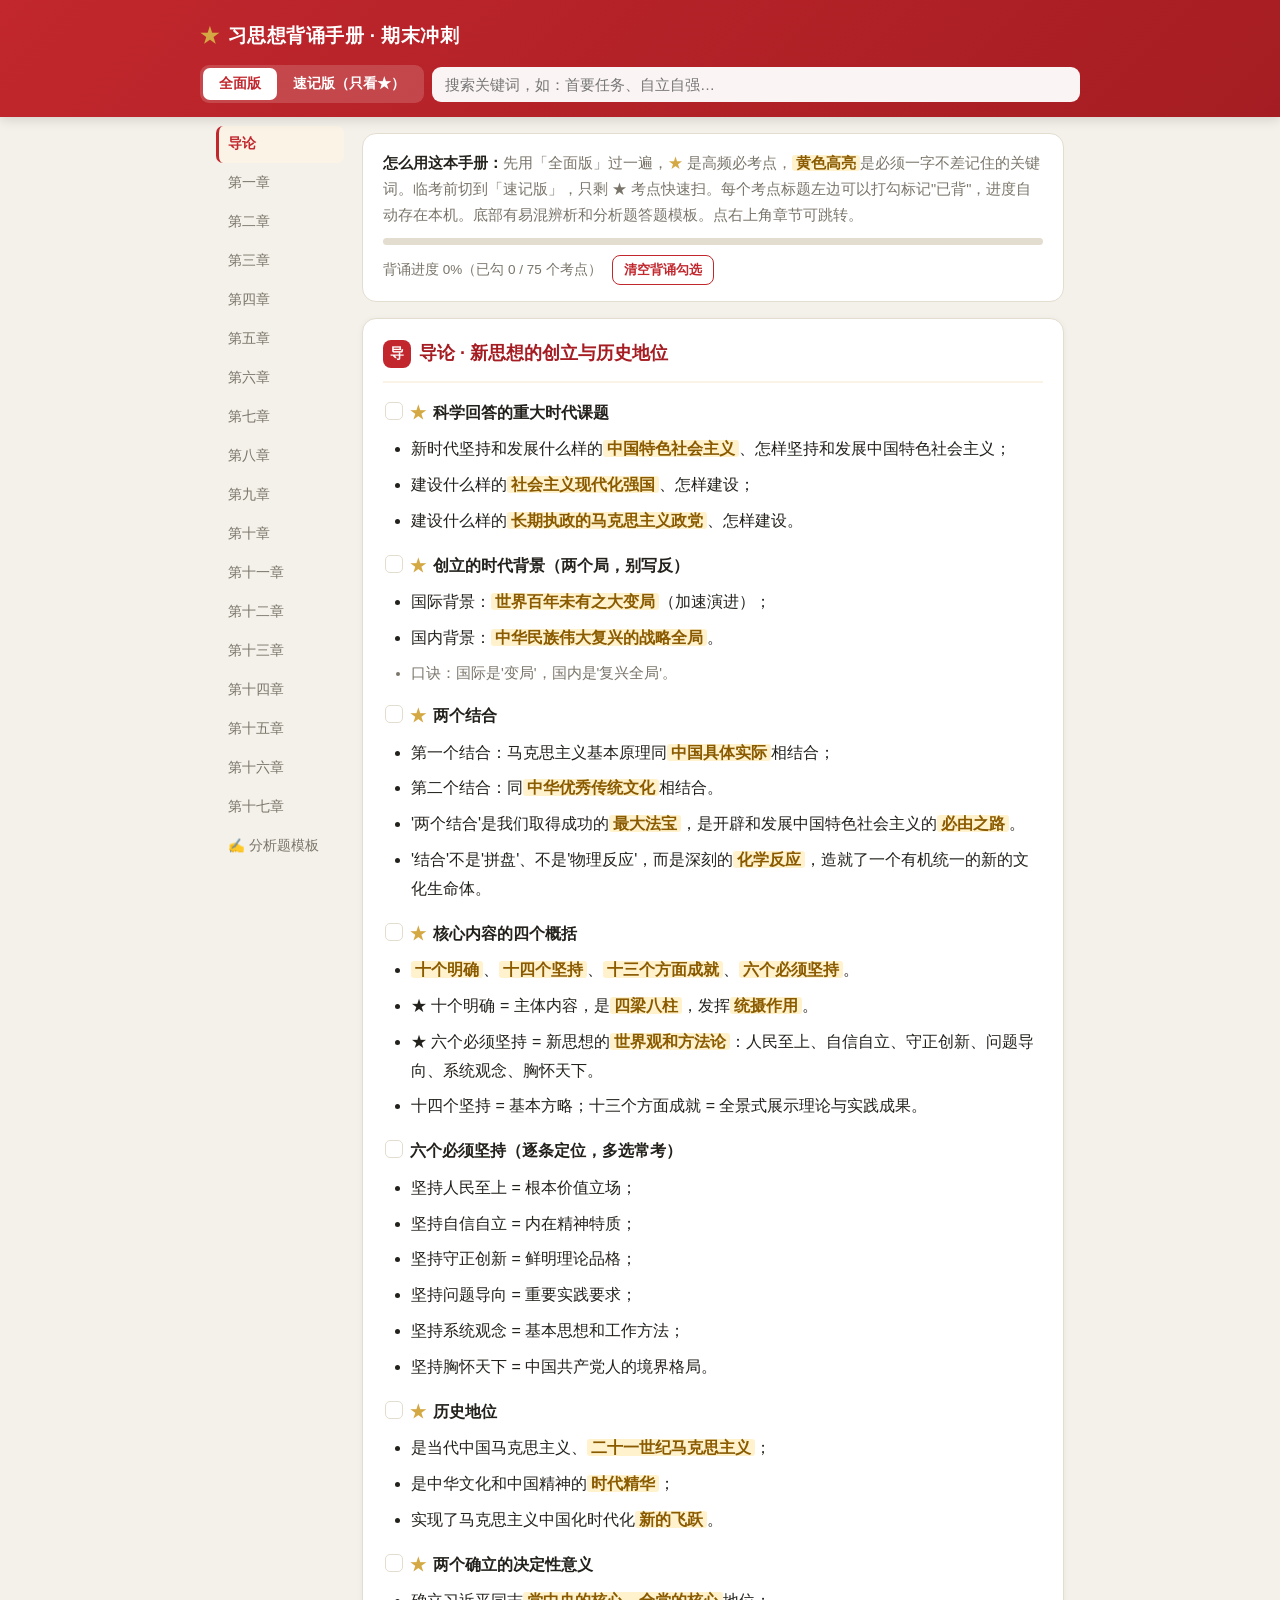
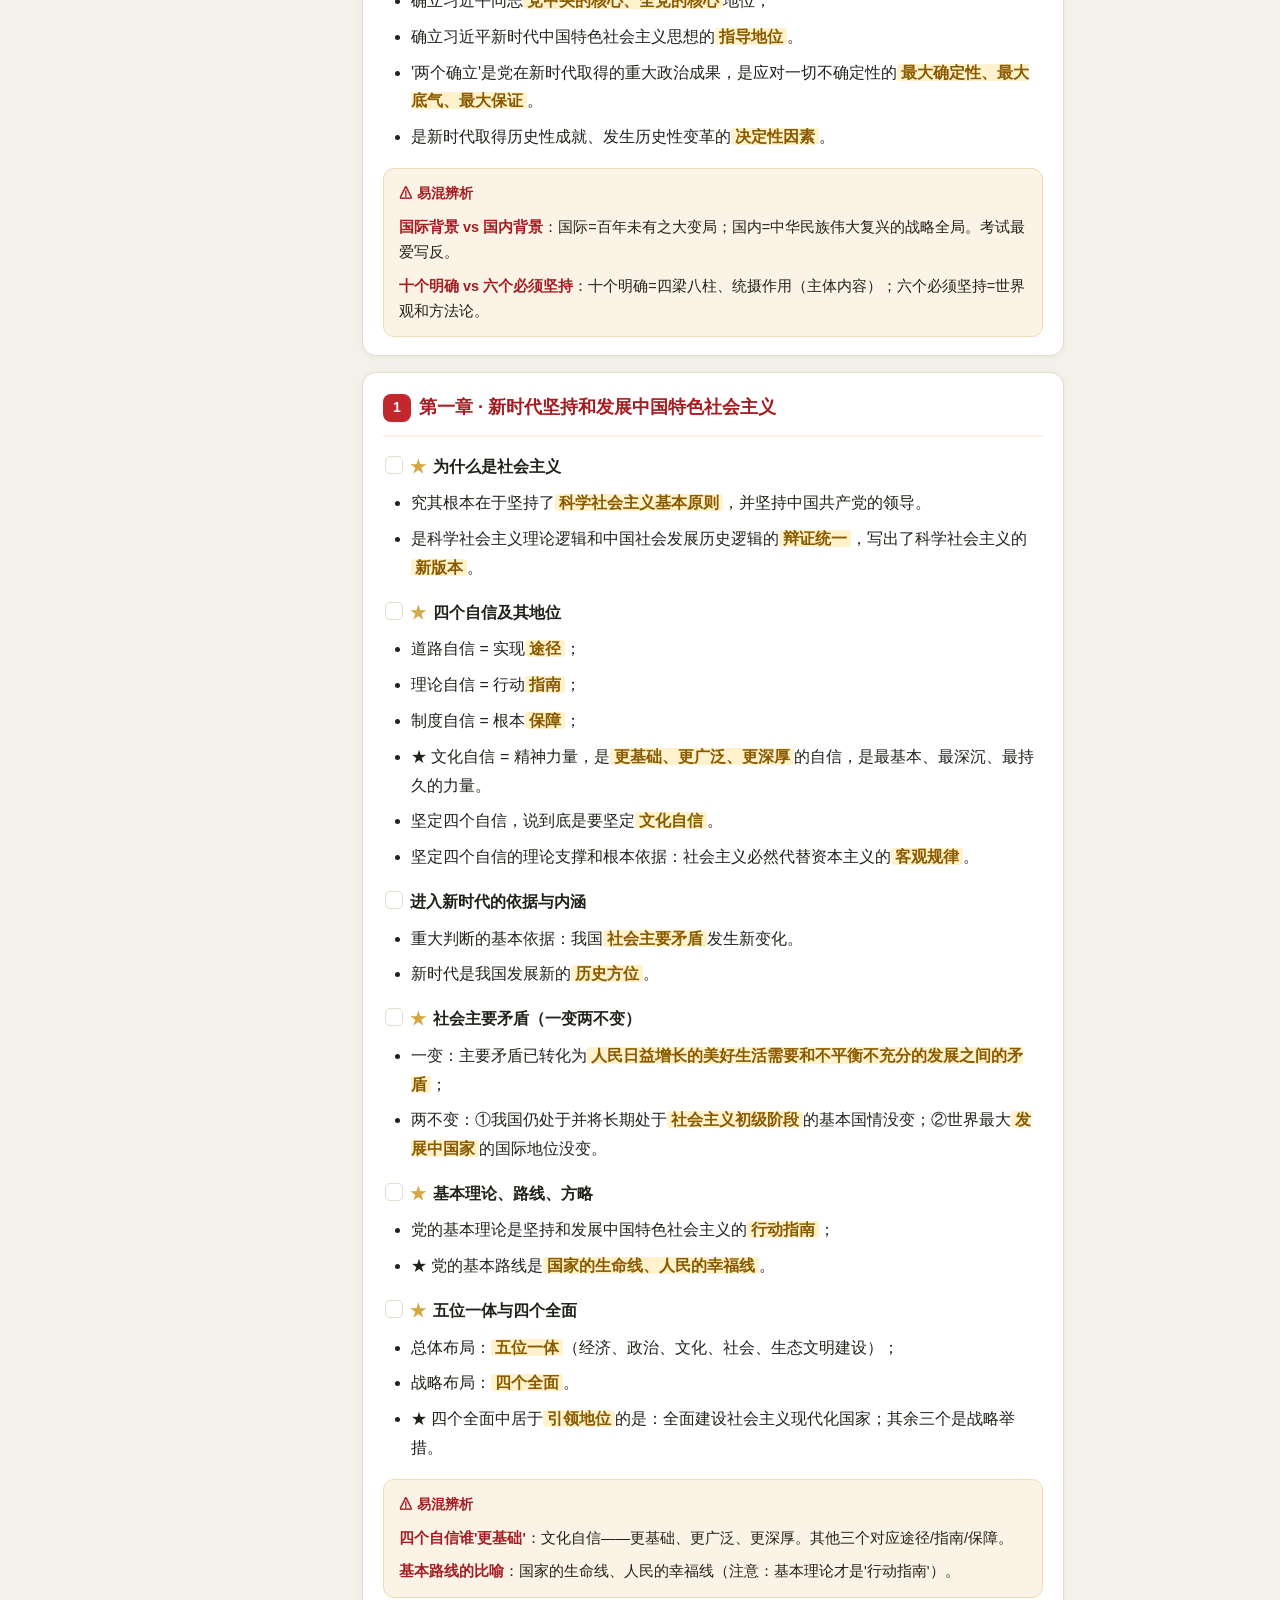
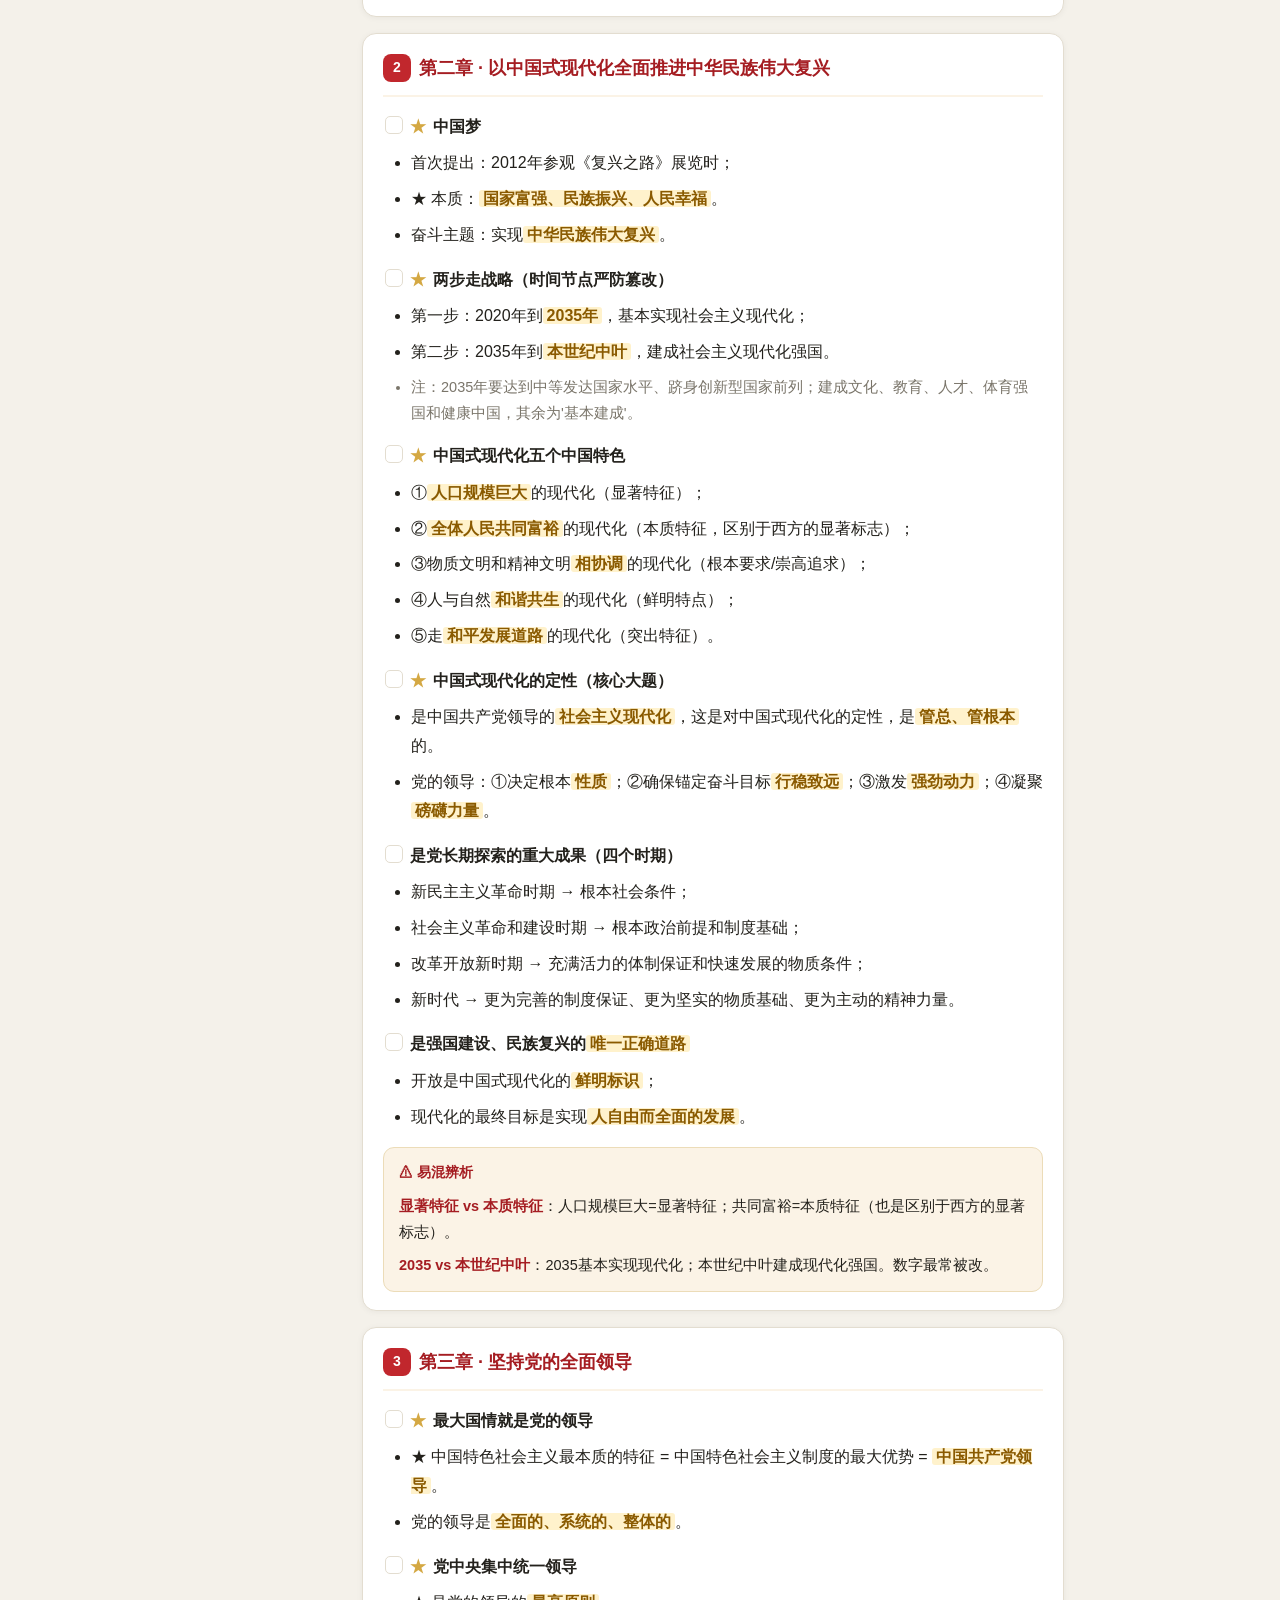
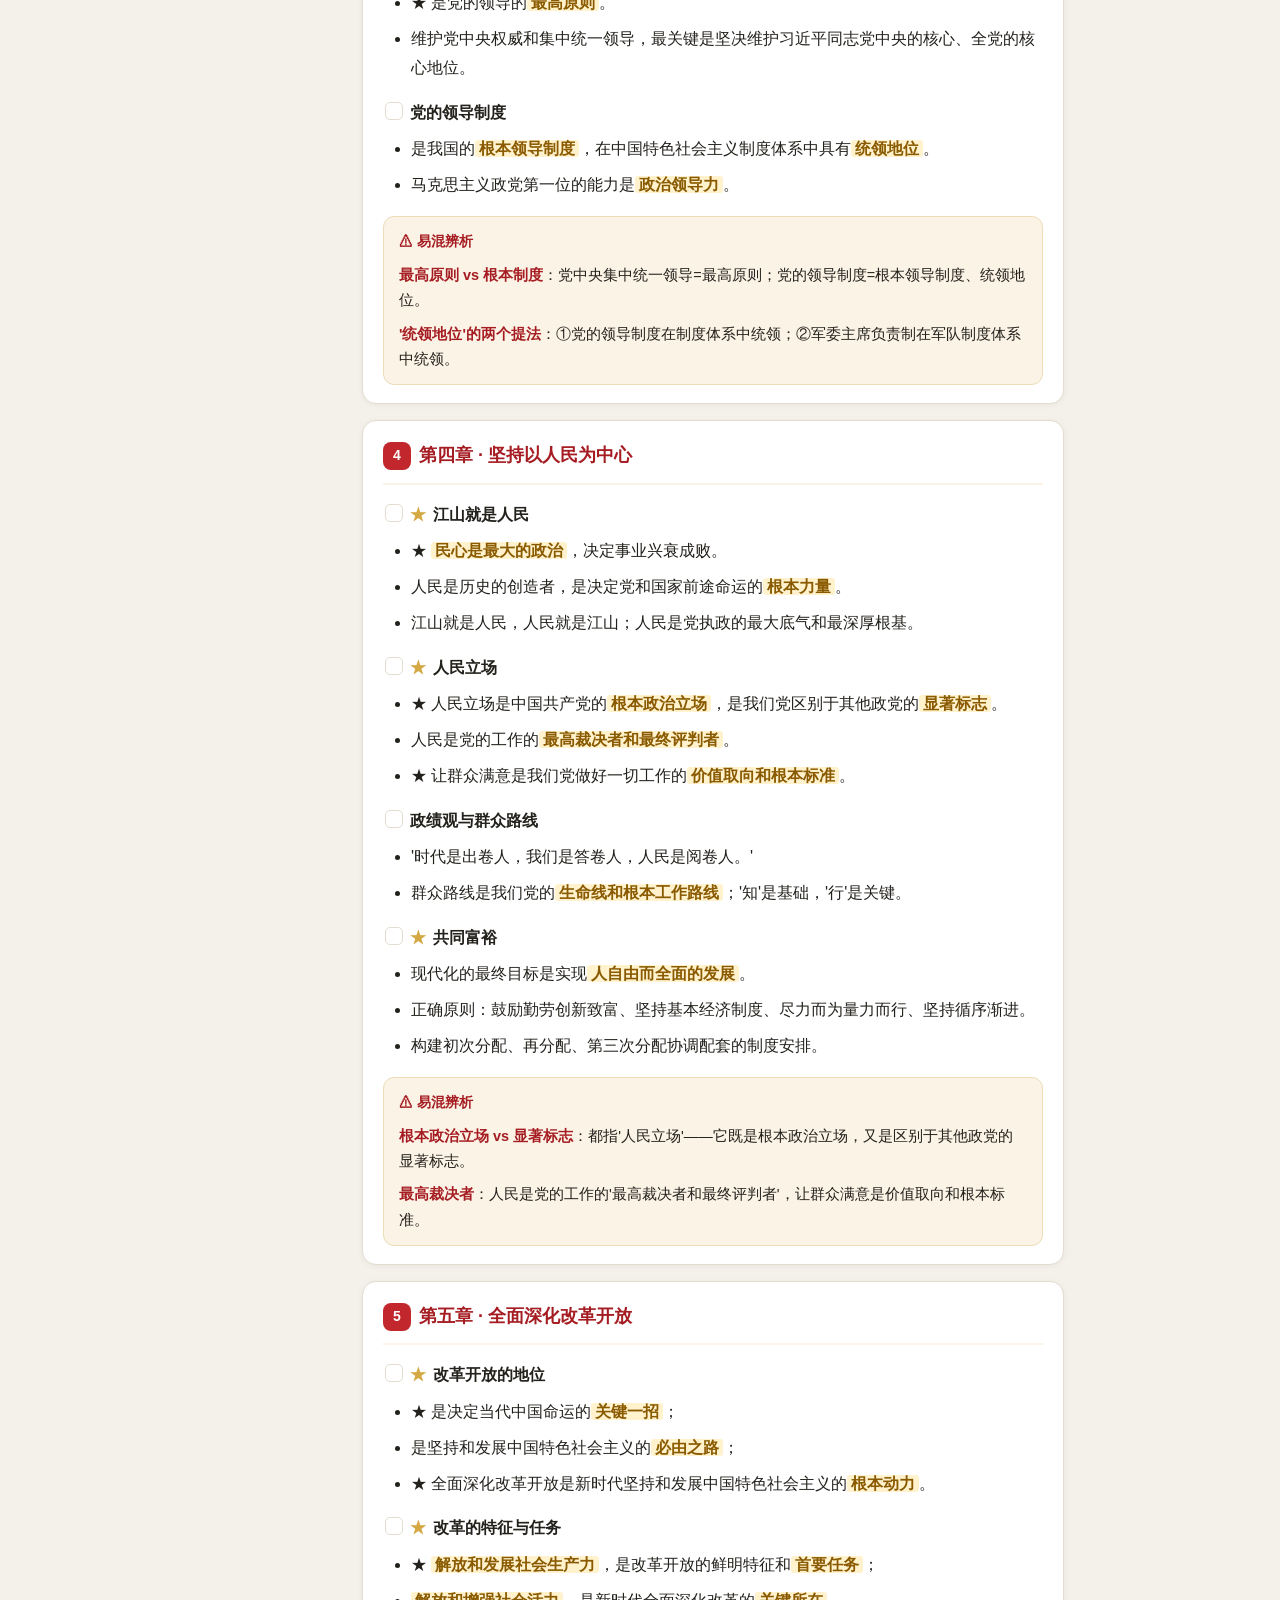
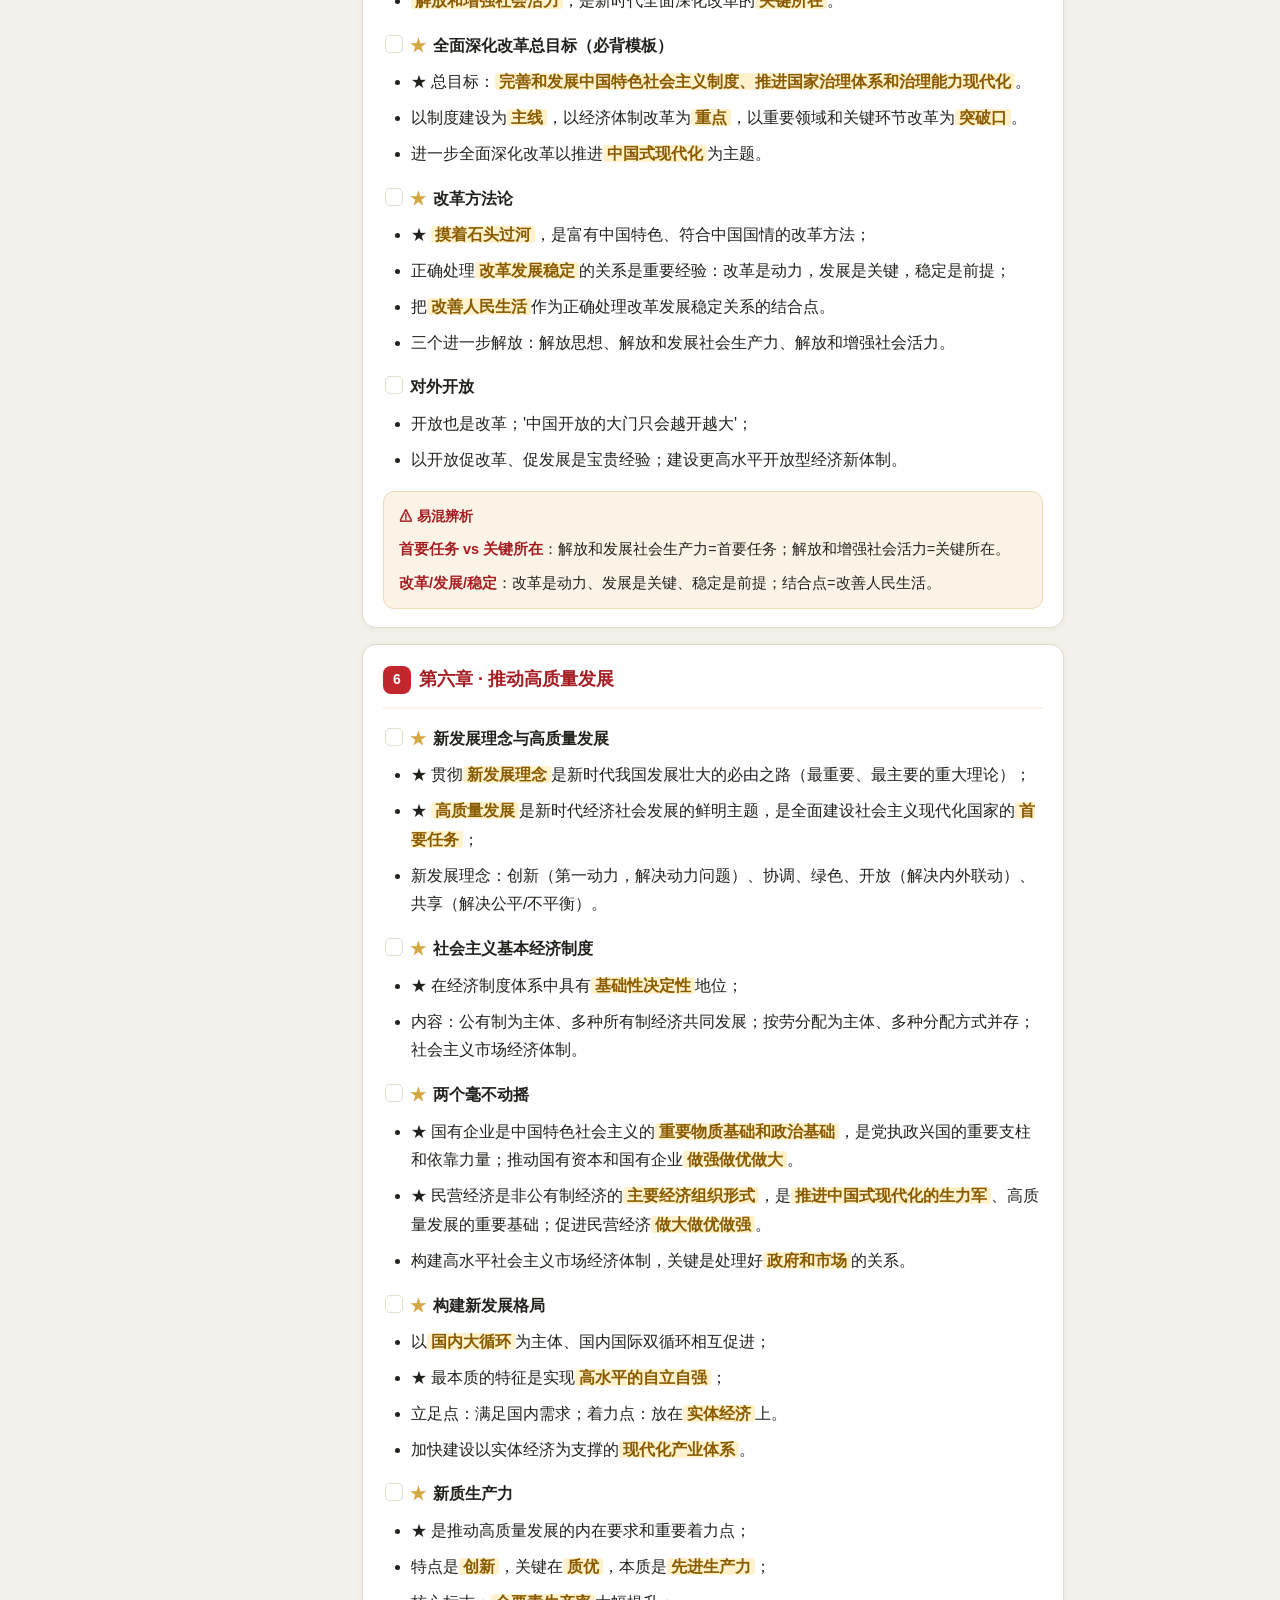
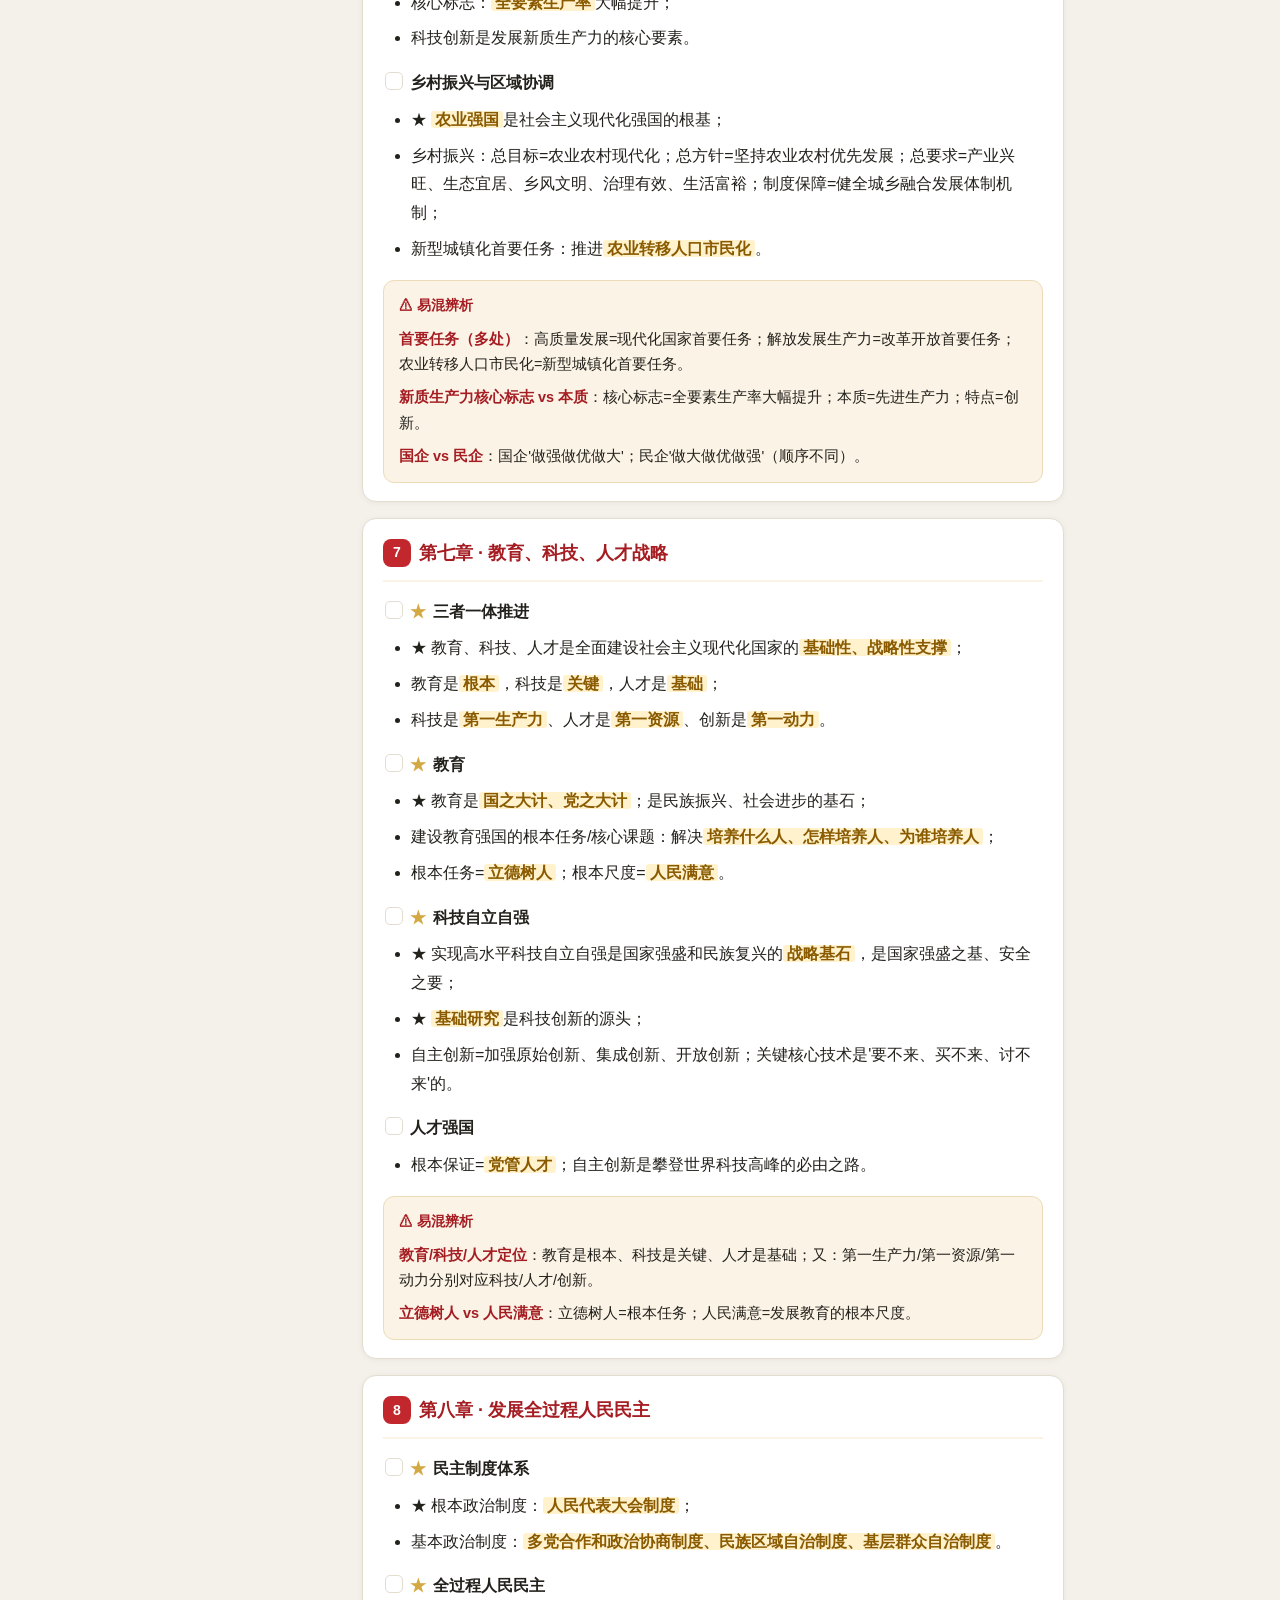
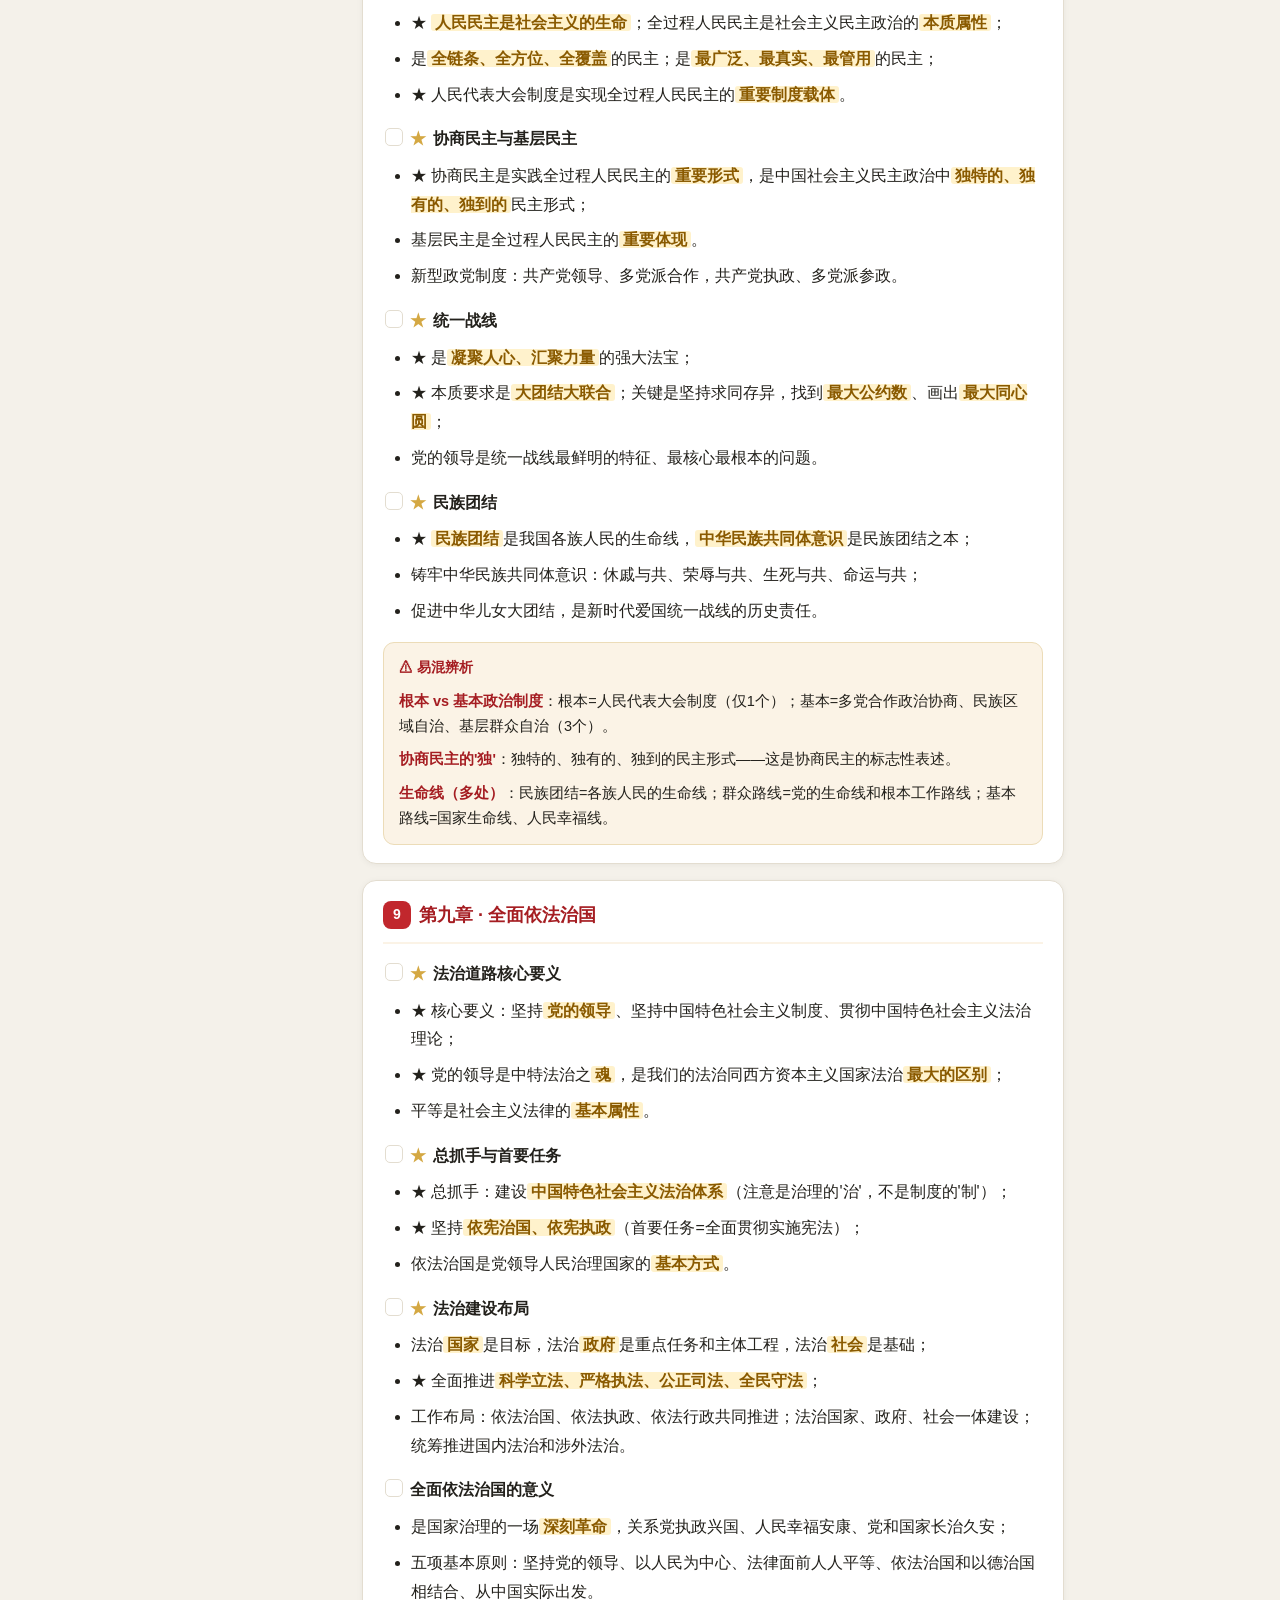
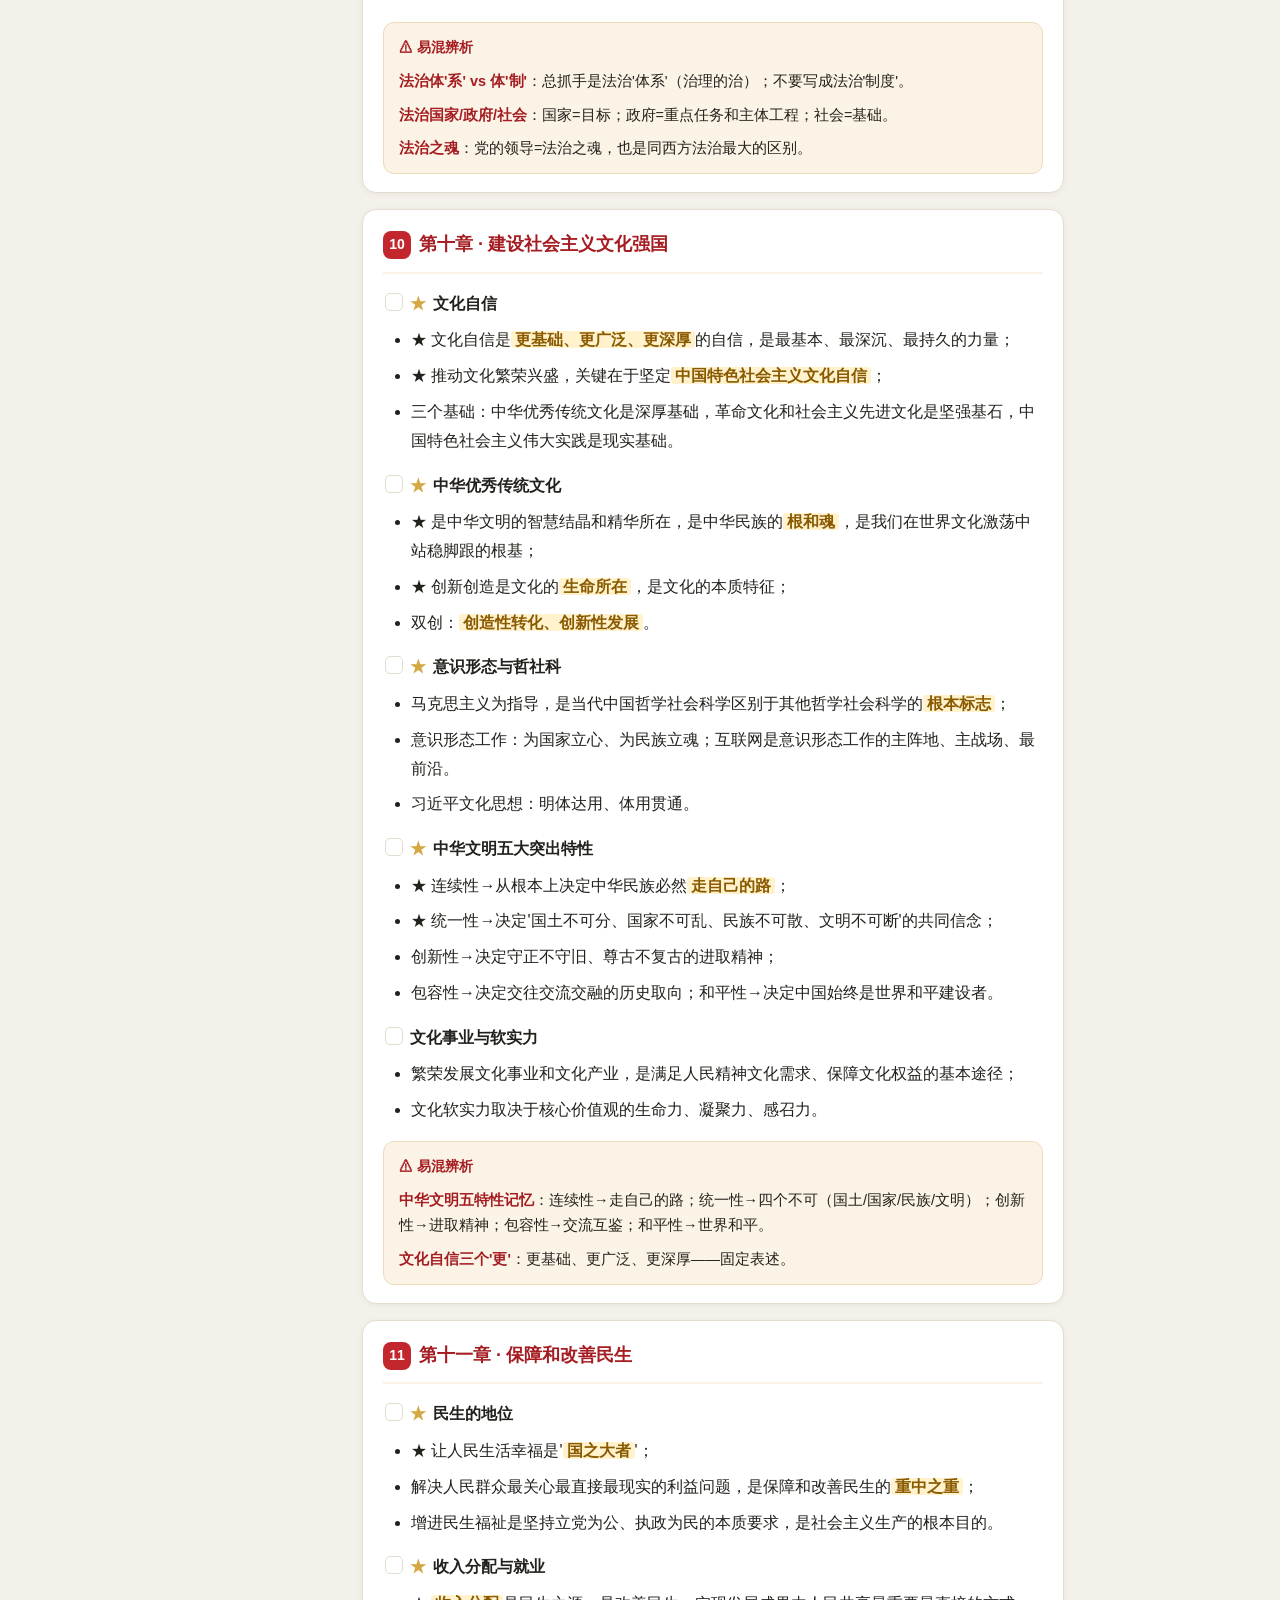
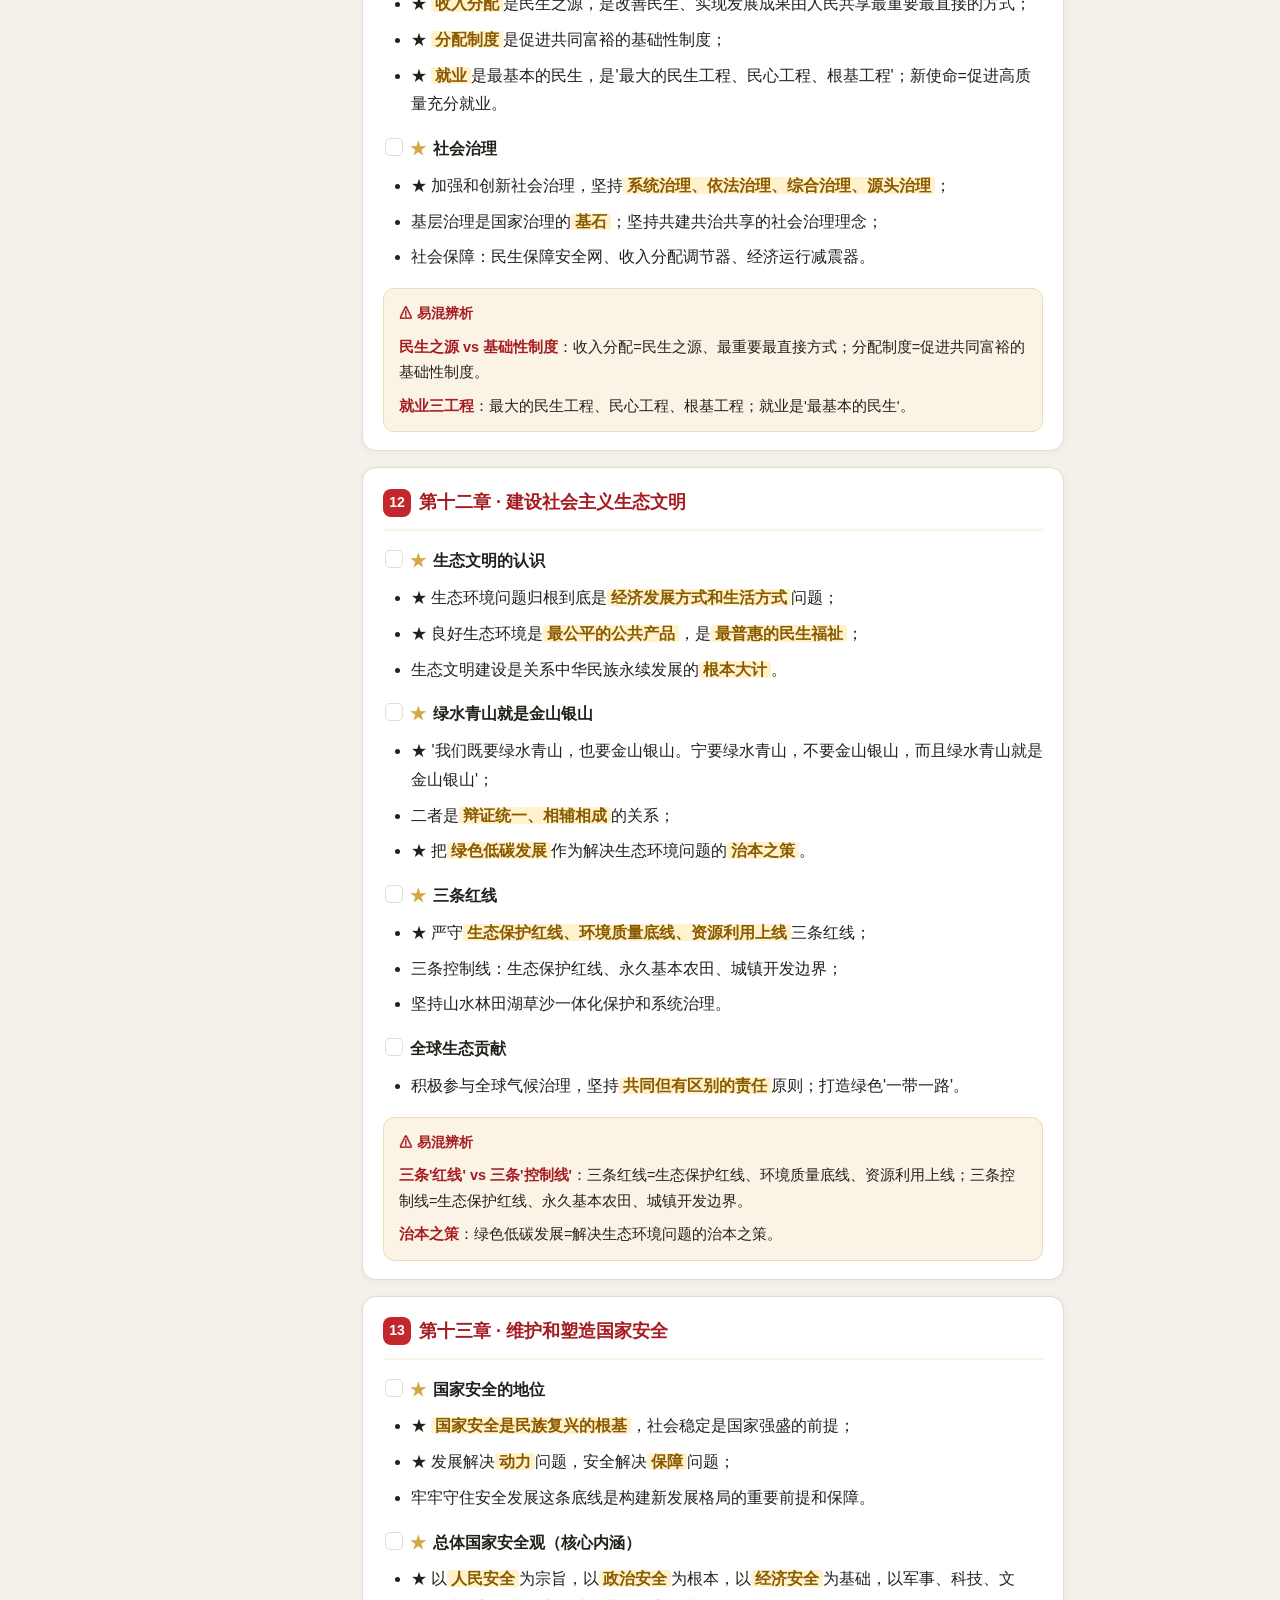
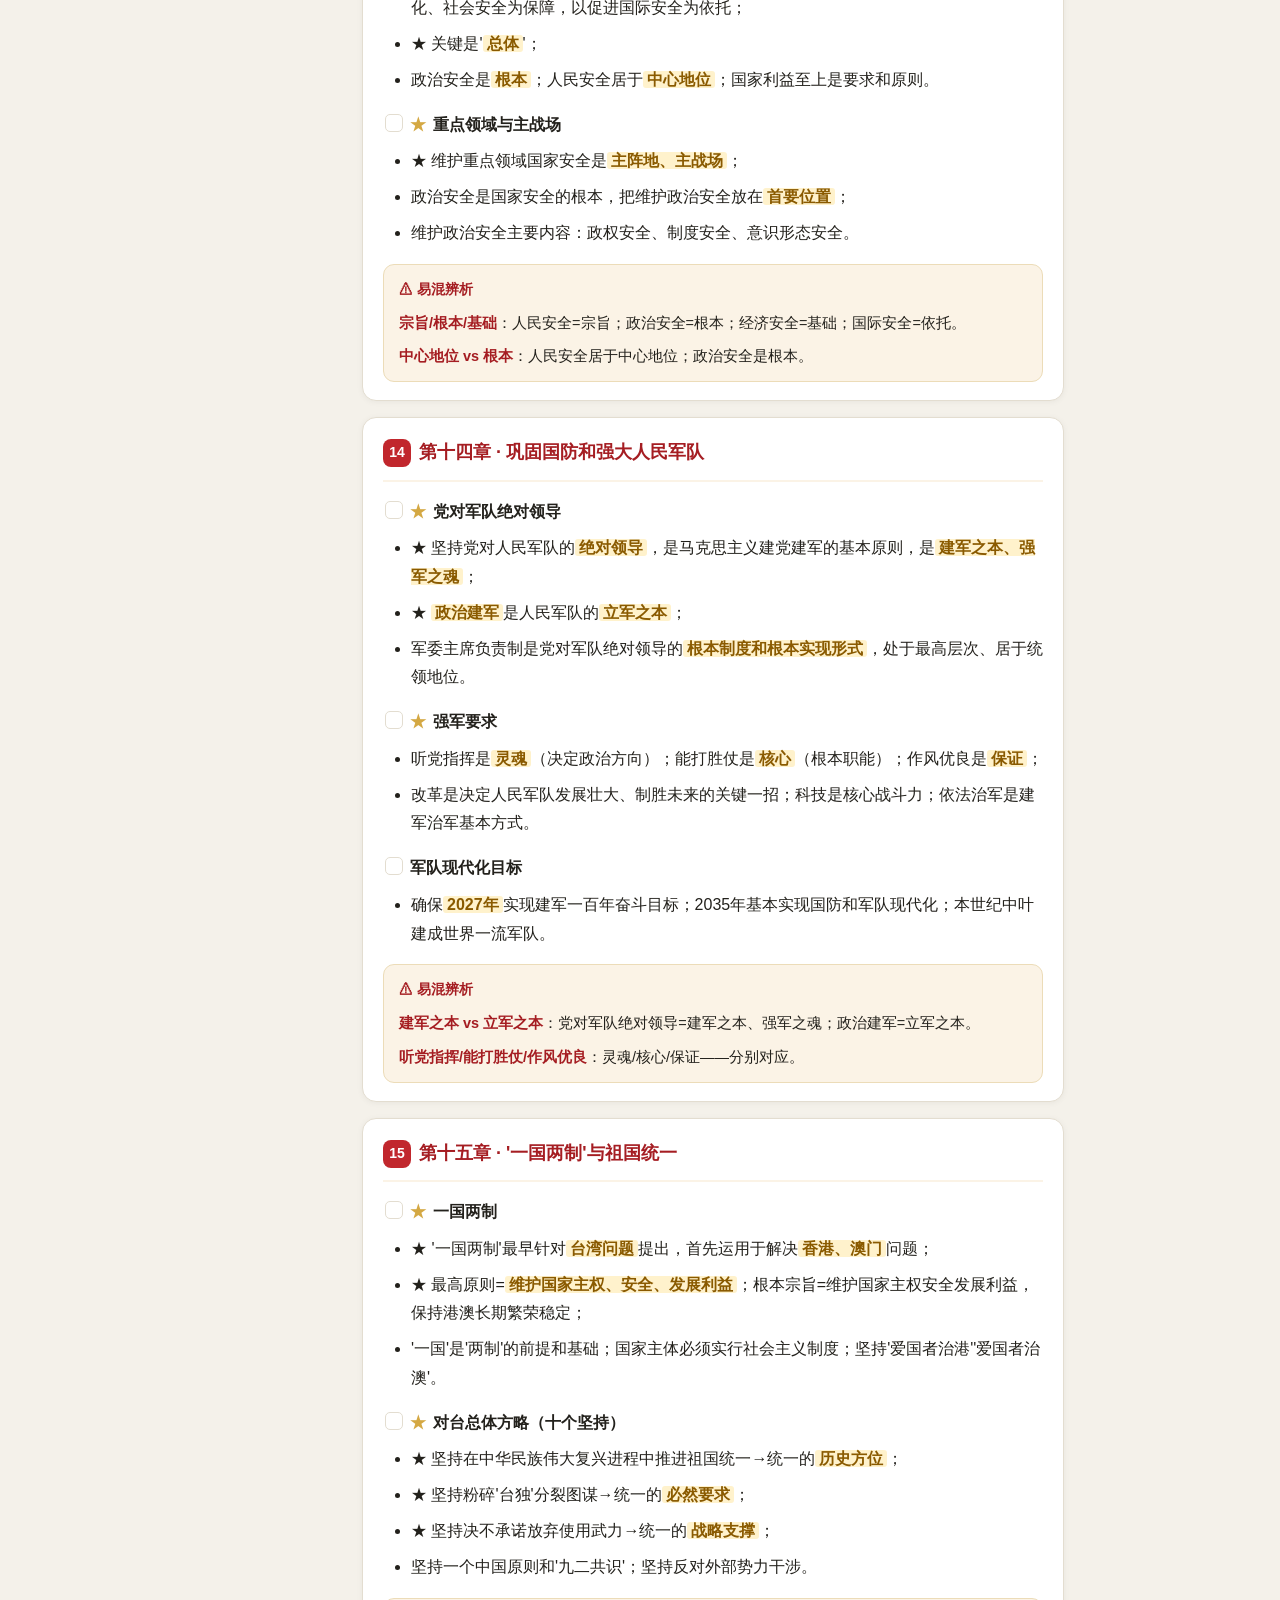
<file: recite/index.html>
<!DOCTYPE html>
<html lang="zh-CN">
<head>
<meta charset="UTF-8">
<meta name="viewport" content="width=device-width, initial-scale=1.0">
<title>习思想背诵手册 · 期末冲刺</title>
<style>
:root{color-scheme:light;--red:#c1272d;--red2:#a51d22;--gold:#d4a843;--bg:#f4f1ea;--card:#fff;--ink:#23211c;--muted:#7a756a;--line:#e3ddd0;--hl:#fff2cc;--hlb:#b8860b;--star:#d4a843;--cf:#fbf3e6}
*{box-sizing:border-box;-webkit-tap-highlight-color:transparent}
html,body{margin:0;padding:0}
body{font-family:-apple-system,BlinkMacSystemFont,"PingFang SC","Microsoft YaHei","Segoe UI",sans-serif;background:var(--bg);color:var(--ink);line-height:1.85;font-size:16px}
header{background:linear-gradient(135deg,var(--red),var(--red2));color:#fff;padding:18px 16px 14px;position:sticky;top:0;z-index:60;box-shadow:0 2px 12px rgba(0,0,0,.15)}
header .hwrap{max-width:880px;margin:0 auto}
header h1{margin:0;font-size:19px;font-weight:700;letter-spacing:.5px;display:flex;align-items:center;gap:8px}
header h1 .s{color:var(--gold)}
.topbar{display:flex;gap:8px;margin-top:12px;align-items:center;flex-wrap:wrap}
.modebtns{display:flex;background:rgba(255,255,255,.16);border-radius:9px;padding:3px}
.modebtns button{border:none;background:transparent;color:#fff;padding:7px 16px;border-radius:7px;font-size:14px;font-weight:600;cursor:pointer;transition:.15s}
.modebtns button.on{background:#fff;color:var(--red)}
.searchbox{flex:1;min-width:140px;padding:9px 13px;border:none;border-radius:9px;font-size:15px;font-family:inherit;background:rgba(255,255,255,.95)}
.layout{max-width:880px;margin:0 auto;padding:0 16px 120px;display:flex;gap:18px}
.toc{position:sticky;top:120px;align-self:flex-start;width:128px;flex:none;max-height:calc(100vh - 140px);overflow:auto;padding:6px 0;font-size:13.5px}
.toc a{display:block;padding:6px 9px;color:var(--muted);text-decoration:none;border-radius:7px;border-left:3px solid transparent;margin-bottom:2px;white-space:nowrap;overflow:hidden;text-overflow:ellipsis}
.toc a:hover{background:#ece5d6;color:var(--ink)}
.toc a.on{color:var(--red);border-left-color:var(--red);background:var(--cf);font-weight:600}
.content{flex:1;min-width:0}
.chap{background:var(--card);border-radius:14px;padding:18px 20px;margin-top:16px;box-shadow:0 1px 6px rgba(0,0,0,.05);border:1px solid var(--line);scroll-margin-top:130px}
.chap h2{margin:0 0 4px;font-size:18px;color:var(--red2);display:flex;align-items:center;gap:8px;border-bottom:2px solid var(--cf);padding-bottom:10px}
.chap h2 .cn{flex:none;width:28px;height:28px;background:var(--red);color:#fff;border-radius:8px;display:flex;align-items:center;justify-content:center;font-size:14px;font-weight:700}
.pt{margin-top:15px;padding-left:2px}
.pt-h{font-weight:700;font-size:16px;display:flex;align-items:flex-start;gap:7px;color:var(--ink);cursor:pointer}
.pt-h .star{color:var(--star);flex:none}
.pt-h .chk{flex:none;width:18px;height:18px;border:1.5px solid var(--line);border-radius:5px;margin-top:4px;cursor:pointer;display:flex;align-items:center;justify-content:center;font-size:12px;color:transparent;transition:.12s}
.pt.done .pt-h .chk{background:var(--red);border-color:var(--red);color:#fff}
.pt.done .pt-h .ttl{color:var(--muted);text-decoration:line-through}
.pt ul{margin:8px 0 0;padding-left:26px}
.pt ul li{margin-bottom:7px;line-height:1.8}
.pt ul li.sub{color:var(--muted);font-size:14.5px}
mark{background:var(--hl);color:var(--hlb);padding:0 3px;border-radius:3px;font-weight:600}
.kw{background:var(--hl);color:#8a5a00;padding:0 4px;border-radius:3px;font-weight:700}
.confuse{margin-top:16px;background:var(--cf);border:1px solid #ecdcb8;border-radius:11px;padding:12px 15px}
.confuse .ch{font-weight:700;color:var(--red2);font-size:14px;margin-bottom:8px;display:flex;align-items:center;gap:6px}
.confuse .ci{font-size:14.5px;margin-bottom:8px;line-height:1.75}
.confuse .ci:last-child{margin-bottom:0}
.confuse .ci b{color:var(--red2)}
.essaybox{background:var(--card);border-radius:14px;padding:18px 20px;margin-top:16px;border:1px solid var(--line);box-shadow:0 1px 6px rgba(0,0,0,.05)}
.essaybox>h2{margin:0 0 4px;font-size:18px;color:var(--red2);border-bottom:2px solid var(--cf);padding-bottom:10px}
.eitem{border-bottom:1px dashed var(--line);padding:13px 0}
.eitem:last-child{border-bottom:none}
.eitem .eq{font-weight:700;cursor:pointer;display:flex;gap:8px;line-height:1.7}
.eitem .eq .ar{flex:none;color:var(--red);transition:.2s}
.eitem.open .eq .ar{transform:rotate(90deg)}
.eitem .ea{display:none;margin:10px 0 4px;padding-left:14px;border-left:3px solid var(--cf)}
.eitem.open .ea{display:block;animation:fd .2s}
.eitem .ea ol{margin:0;padding-left:20px}
.eitem .ea li{margin-bottom:9px;line-height:1.8}
@keyframes fd{from{opacity:0}to{opacity:1}}
.tag{font-size:12px;color:var(--muted);font-weight:600}
.bar{height:7px;background:var(--line);border-radius:6px;overflow:hidden;margin:10px 0 0}
.bar>i{display:block;height:100%;background:linear-gradient(90deg,var(--gold),var(--red));width:0;transition:width .3s}
.toolbar2{display:flex;gap:10px;align-items:center;flex-wrap:wrap;margin-top:10px;font-size:13.5px;color:var(--muted)}
.toolbar2 label{display:flex;align-items:center;gap:5px;cursor:pointer}
.minibtn{padding:5px 11px;border:1.5px solid var(--red);color:var(--red);background:#fff;border-radius:8px;font-size:13px;font-weight:600;cursor:pointer}
.intro{background:var(--card);border-radius:14px;padding:16px 20px;margin-top:16px;border:1px solid var(--line);font-size:14.5px;color:var(--muted);line-height:1.8}
.intro b{color:var(--ink)}
.starlegend{display:inline-block;color:var(--star)}
.empty{text-align:center;color:var(--muted);padding:36px}
.mobile-toc{display:none}
@media(max-width:680px){
 .toc{display:none}
 .layout{display:block;padding:0 12px 120px}
 .mobile-toc{display:block;margin-top:12px}
 .mobile-toc select{width:100%;padding:10px;border-radius:9px;border:1.5px solid var(--line);font-size:15px;font-family:inherit;background:#fff}
 body{font-size:15.5px}
}
@media print{header,.toc,.topbar,.toolbar2,.mobile-toc{display:none}.eitem .ea{display:block!important}}
</style>
</head>
<body>
<header><div class="hwrap">
<h1><span class="s">★</span> 习思想背诵手册 · 期末冲刺</h1>
<div class="topbar">
 <div class="modebtns">
  <button id="m-full" class="on">全面版</button>
  <button id="m-quick">速记版（只看★）</button>
 </div>
 <input class="searchbox" id="search" placeholder="搜索关键词，如：首要任务、自立自强…">
</div>
</div></header>
<div class="layout">
 <nav class="toc" id="toc"></nav>
 <div class="content">
  <div class="mobile-toc"><select id="mtoc"></select></div>
  <div class="intro" id="intro">
   <b>怎么用这本手册：</b>先用「全面版」过一遍，<span class="starlegend">★</span> 是高频必考点，<span class="kw">黄色高亮</span>是必须一字不差记住的关键词。临考前切到「速记版」，只剩 ★ 考点快速扫。每个考点标题左边可以打勾标记"已背"，进度自动存在本机。底部有易混辨析和分析题答题模板。点右上角章节可跳转。
   <div class="bar"><i id="introbar"></i></div>
   <div class="toolbar2">
    <span id="progtxt">背诵进度 0%</span>
    <button class="minibtn" id="resetprog">清空背诵勾选</button>
   </div>
  </div>
  <div id="main"></div>
 </div>
</div>
<script>
const HB=[{"chap":"导论","title":"导论 · 新思想的创立与历史地位","points":[{"t":"科学回答的重大时代课题","star":true,"pts":["新时代坚持和发展什么样的【中国特色社会主义】、怎样坚持和发展中国特色社会主义；","建设什么样的【社会主义现代化强国】、怎样建设；","建设什么样的【长期执政的马克思主义政党】、怎样建设。"]},{"t":"创立的时代背景（两个局，别写反）","star":true,"pts":["国际背景：【世界百年未有之大变局】（加速演进）；","国内背景：【中华民族伟大复兴的战略全局】。","口诀：国际是'变局'，国内是'复兴全局'。"]},{"t":"两个结合","star":true,"pts":["第一个结合：马克思主义基本原理同【中国具体实际】相结合；","第二个结合：同【中华优秀传统文化】相结合。","'两个结合'是我们取得成功的【最大法宝】，是开辟和发展中国特色社会主义的【必由之路】。","'结合'不是'拼盘'、不是'物理反应'，而是深刻的【化学反应】，造就了一个有机统一的新的文化生命体。"]},{"t":"核心内容的四个概括","star":true,"pts":["【十个明确】、【十四个坚持】、【十三个方面成就】、【六个必须坚持】。","★ 十个明确 = 主体内容，是【四梁八柱】，发挥【统摄作用】。","★ 六个必须坚持 = 新思想的【世界观和方法论】：人民至上、自信自立、守正创新、问题导向、系统观念、胸怀天下。","十四个坚持 = 基本方略；十三个方面成就 = 全景式展示理论与实践成果。"]},{"t":"六个必须坚持（逐条定位，多选常考）","pts":["坚持人民至上 = 根本价值立场；","坚持自信自立 = 内在精神特质；","坚持守正创新 = 鲜明理论品格；","坚持问题导向 = 重要实践要求；","坚持系统观念 = 基本思想和工作方法；","坚持胸怀天下 = 中国共产党人的境界格局。"]},{"t":"历史地位","star":true,"pts":["是当代中国马克思主义、【二十一世纪马克思主义】；","是中华文化和中国精神的【时代精华】；","实现了马克思主义中国化时代化【新的飞跃】。"]},{"t":"两个确立的决定性意义","star":true,"pts":["确立习近平同志【党中央的核心、全党的核心】地位；","确立习近平新时代中国特色社会主义思想的【指导地位】。","'两个确立'是党在新时代取得的重大政治成果，是应对一切不确定性的【最大确定性、最大底气、最大保证】。","是新时代取得历史性成就、发生历史性变革的【决定性因素】。"]}],"confuse":[{"q":"国际背景 vs 国内背景","a":"国际=百年未有之大变局；国内=中华民族伟大复兴的战略全局。考试最爱写反。"},{"q":"十个明确 vs 六个必须坚持","a":"十个明确=四梁八柱、统摄作用（主体内容）；六个必须坚持=世界观和方法论。"}]},{"chap":"第一章","title":"第一章 · 新时代坚持和发展中国特色社会主义","points":[{"t":"为什么是社会主义","star":true,"pts":["究其根本在于坚持了【科学社会主义基本原则】，并坚持中国共产党的领导。","是科学社会主义理论逻辑和中国社会发展历史逻辑的【辩证统一】，写出了科学社会主义的【新版本】。"]},{"t":"四个自信及其地位","star":true,"pts":["道路自信 = 实现【途径】；","理论自信 = 行动【指南】；","制度自信 = 根本【保障】；","★ 文化自信 = 精神力量，是【更基础、更广泛、更深厚】的自信，是最基本、最深沉、最持久的力量。","坚定四个自信，说到底是要坚定【文化自信】。","坚定四个自信的理论支撑和根本依据：社会主义必然代替资本主义的【客观规律】。"]},{"t":"进入新时代的依据与内涵","pts":["重大判断的基本依据：我国【社会主要矛盾】发生新变化。","新时代是我国发展新的【历史方位】。"]},{"t":"社会主要矛盾（一变两不变）","star":true,"pts":["一变：主要矛盾已转化为【人民日益增长的美好生活需要和不平衡不充分的发展之间的矛盾】；","两不变：①我国仍处于并将长期处于【社会主义初级阶段】的基本国情没变；②世界最大【发展中国家】的国际地位没变。"]},{"t":"基本理论、路线、方略","star":true,"pts":["党的基本理论是坚持和发展中国特色社会主义的【行动指南】；","★ 党的基本路线是【国家的生命线、人民的幸福线】。"]},{"t":"五位一体与四个全面","star":true,"pts":["总体布局：【五位一体】（经济、政治、文化、社会、生态文明建设）；","战略布局：【四个全面】。","★ 四个全面中居于【引领地位】的是：全面建设社会主义现代化国家；其余三个是战略举措。"]}],"confuse":[{"q":"四个自信谁'更基础'","a":"文化自信——更基础、更广泛、更深厚。其他三个对应途径/指南/保障。"},{"q":"基本路线的比喻","a":"国家的生命线、人民的幸福线（注意：基本理论才是'行动指南'）。"}]},{"chap":"第二章","title":"第二章 · 以中国式现代化全面推进中华民族伟大复兴","points":[{"t":"中国梦","star":true,"pts":["首次提出：2012年参观《复兴之路》展览时；","★ 本质：【国家富强、民族振兴、人民幸福】。","奋斗主题：实现【中华民族伟大复兴】。"]},{"t":"两步走战略（时间节点严防篡改）","star":true,"pts":["第一步：2020年到【2035年】，基本实现社会主义现代化；","第二步：2035年到【本世纪中叶】，建成社会主义现代化强国。","注：2035年要达到中等发达国家水平、跻身创新型国家前列；建成文化、教育、人才、体育强国和健康中国，其余为'基本建成'。"]},{"t":"中国式现代化五个中国特色","star":true,"pts":["①【人口规模巨大】的现代化（显著特征）；","②【全体人民共同富裕】的现代化（本质特征，区别于西方的显著标志）；","③物质文明和精神文明【相协调】的现代化（根本要求/崇高追求）；","④人与自然【和谐共生】的现代化（鲜明特点）；","⑤走【和平发展道路】的现代化（突出特征）。"]},{"t":"中国式现代化的定性（核心大题）","star":true,"pts":["是中国共产党领导的【社会主义现代化】，这是对中国式现代化的定性，是【管总、管根本】的。","党的领导：①决定根本【性质】；②确保锚定奋斗目标【行稳致远】；③激发【强劲动力】；④凝聚【磅礴力量】。"]},{"t":"是党长期探索的重大成果（四个时期）","pts":["新民主主义革命时期 → 根本社会条件；","社会主义革命和建设时期 → 根本政治前提和制度基础；","改革开放新时期 → 充满活力的体制保证和快速发展的物质条件；","新时代 → 更为完善的制度保证、更为坚实的物质基础、更为主动的精神力量。"]},{"t":"是强国建设、民族复兴的【唯一正确道路】","pts":["开放是中国式现代化的【鲜明标识】；","现代化的最终目标是实现【人自由而全面的发展】。"]}],"confuse":[{"q":"显著特征 vs 本质特征","a":"人口规模巨大=显著特征；共同富裕=本质特征（也是区别于西方的显著标志）。"},{"q":"2035 vs 本世纪中叶","a":"2035基本实现现代化；本世纪中叶建成现代化强国。数字最常被改。"}]},{"chap":"第三章","title":"第三章 · 坚持党的全面领导","points":[{"t":"最大国情就是党的领导","star":true,"pts":["★ 中国特色社会主义最本质的特征 = 中国特色社会主义制度的最大优势 = 【中国共产党领导】。","党的领导是【全面的、系统的、整体的】。"]},{"t":"党中央集中统一领导","star":true,"pts":["★ 是党的领导的【最高原则】。","维护党中央权威和集中统一领导，最关键是坚决维护习近平同志党中央的核心、全党的核心地位。"]},{"t":"党的领导制度","pts":["是我国的【根本领导制度】，在中国特色社会主义制度体系中具有【统领地位】。","马克思主义政党第一位的能力是【政治领导力】。"]}],"confuse":[{"q":"最高原则 vs 根本制度","a":"党中央集中统一领导=最高原则；党的领导制度=根本领导制度、统领地位。"},{"q":"'统领地位'的两个提法","a":"①党的领导制度在制度体系中统领；②军委主席负责制在军队制度体系中统领。"}]},{"chap":"第四章","title":"第四章 · 坚持以人民为中心","points":[{"t":"江山就是人民","star":true,"pts":["★ 【民心是最大的政治】，决定事业兴衰成败。","人民是历史的创造者，是决定党和国家前途命运的【根本力量】。","江山就是人民，人民就是江山；人民是党执政的最大底气和最深厚根基。"]},{"t":"人民立场","star":true,"pts":["★ 人民立场是中国共产党的【根本政治立场】，是我们党区别于其他政党的【显著标志】。","人民是党的工作的【最高裁决者和最终评判者】。","★ 让群众满意是我们党做好一切工作的【价值取向和根本标准】。"]},{"t":"政绩观与群众路线","pts":["'时代是出卷人，我们是答卷人，人民是阅卷人。'","群众路线是我们党的【生命线和根本工作路线】；'知'是基础，'行'是关键。"]},{"t":"共同富裕","star":true,"pts":["现代化的最终目标是实现【人自由而全面的发展】。","正确原则：鼓励勤劳创新致富、坚持基本经济制度、尽力而为量力而行、坚持循序渐进。","构建初次分配、再分配、第三次分配协调配套的制度安排。"]}],"confuse":[{"q":"根本政治立场 vs 显著标志","a":"都指'人民立场'——它既是根本政治立场，又是区别于其他政党的显著标志。"},{"q":"最高裁决者","a":"人民是党的工作的'最高裁决者和最终评判者'，让群众满意是价值取向和根本标准。"}]},{"chap":"第五章","title":"第五章 · 全面深化改革开放","points":[{"t":"改革开放的地位","star":true,"pts":["★ 是决定当代中国命运的【关键一招】；","是坚持和发展中国特色社会主义的【必由之路】；","★ 全面深化改革开放是新时代坚持和发展中国特色社会主义的【根本动力】。"]},{"t":"改革的特征与任务","star":true,"pts":["★ 【解放和发展社会生产力】，是改革开放的鲜明特征和【首要任务】；","【解放和增强社会活力】，是新时代全面深化改革的【关键所在】。"]},{"t":"全面深化改革总目标（必背模板）","star":true,"pts":["★ 总目标：【完善和发展中国特色社会主义制度、推进国家治理体系和治理能力现代化】。","以制度建设为【主线】，以经济体制改革为【重点】，以重要领域和关键环节改革为【突破口】。","进一步全面深化改革以推进【中国式现代化】为主题。"]},{"t":"改革方法论","star":true,"pts":["★ 【摸着石头过河】，是富有中国特色、符合中国国情的改革方法；","正确处理【改革发展稳定】的关系是重要经验：改革是动力，发展是关键，稳定是前提；","把【改善人民生活】作为正确处理改革发展稳定关系的结合点。","三个进一步解放：解放思想、解放和发展社会生产力、解放和增强社会活力。"]},{"t":"对外开放","pts":["开放也是改革；'中国开放的大门只会越开越大'；","以开放促改革、促发展是宝贵经验；建设更高水平开放型经济新体制。"]}],"confuse":[{"q":"首要任务 vs 关键所在","a":"解放和发展社会生产力=首要任务；解放和增强社会活力=关键所在。"},{"q":"改革/发展/稳定","a":"改革是动力、发展是关键、稳定是前提；结合点=改善人民生活。"}]},{"chap":"第六章","title":"第六章 · 推动高质量发展","points":[{"t":"新发展理念与高质量发展","star":true,"pts":["★ 贯彻【新发展理念】是新时代我国发展壮大的必由之路（最重要、最主要的重大理论）；","★ 【高质量发展】是新时代经济社会发展的鲜明主题，是全面建设社会主义现代化国家的【首要任务】；","新发展理念：创新（第一动力，解决动力问题）、协调、绿色、开放（解决内外联动）、共享（解决公平/不平衡）。"]},{"t":"社会主义基本经济制度","star":true,"pts":["★ 在经济制度体系中具有【基础性决定性】地位；","内容：公有制为主体、多种所有制经济共同发展；按劳分配为主体、多种分配方式并存；社会主义市场经济体制。"]},{"t":"两个毫不动摇","star":true,"pts":["★ 国有企业是中国特色社会主义的【重要物质基础和政治基础】，是党执政兴国的重要支柱和依靠力量；推动国有资本和国有企业【做强做优做大】。","★ 民营经济是非公有制经济的【主要经济组织形式】，是【推进中国式现代化的生力军】、高质量发展的重要基础；促进民营经济【做大做优做强】。","构建高水平社会主义市场经济体制，关键是处理好【政府和市场】的关系。"]},{"t":"构建新发展格局","star":true,"pts":["以【国内大循环】为主体、国内国际双循环相互促进；","★ 最本质的特征是实现【高水平的自立自强】；","立足点：满足国内需求；着力点：放在【实体经济】上。","加快建设以实体经济为支撑的【现代化产业体系】。"]},{"t":"新质生产力","star":true,"pts":["★ 是推动高质量发展的内在要求和重要着力点；","特点是【创新】，关键在【质优】，本质是【先进生产力】；","核心标志：【全要素生产率】大幅提升；","科技创新是发展新质生产力的核心要素。"]},{"t":"乡村振兴与区域协调","pts":["★ 【农业强国】是社会主义现代化强国的根基；","乡村振兴：总目标=农业农村现代化；总方针=坚持农业农村优先发展；总要求=产业兴旺、生态宜居、乡风文明、治理有效、生活富裕；制度保障=健全城乡融合发展体制机制；","新型城镇化首要任务：推进【农业转移人口市民化】。"]}],"confuse":[{"q":"首要任务（多处）","a":"高质量发展=现代化国家首要任务；解放发展生产力=改革开放首要任务；农业转移人口市民化=新型城镇化首要任务。"},{"q":"新质生产力核心标志 vs 本质","a":"核心标志=全要素生产率大幅提升；本质=先进生产力；特点=创新。"},{"q":"国企 vs 民企","a":"国企'做强做优做大'；民企'做大做优做强'（顺序不同）。"}]},{"chap":"第七章","title":"第七章 · 教育、科技、人才战略","points":[{"t":"三者一体推进","star":true,"pts":["★ 教育、科技、人才是全面建设社会主义现代化国家的【基础性、战略性支撑】；","教育是【根本】，科技是【关键】，人才是【基础】；","科技是【第一生产力】、人才是【第一资源】、创新是【第一动力】。"]},{"t":"教育","star":true,"pts":["★ 教育是【国之大计、党之大计】；是民族振兴、社会进步的基石；","建设教育强国的根本任务/核心课题：解决【培养什么人、怎样培养人、为谁培养人】；","根本任务=【立德树人】；根本尺度=【人民满意】。"]},{"t":"科技自立自强","star":true,"pts":["★ 实现高水平科技自立自强是国家强盛和民族复兴的【战略基石】，是国家强盛之基、安全之要；","★ 【基础研究】是科技创新的源头；","自主创新=加强原始创新、集成创新、开放创新；关键核心技术是'要不来、买不来、讨不来'的。"]},{"t":"人才强国","pts":["根本保证=【党管人才】；自主创新是攀登世界科技高峰的必由之路。"]}],"confuse":[{"q":"教育/科技/人才定位","a":"教育是根本、科技是关键、人才是基础；又：第一生产力/第一资源/第一动力分别对应科技/人才/创新。"},{"q":"立德树人 vs 人民满意","a":"立德树人=根本任务；人民满意=发展教育的根本尺度。"}]},{"chap":"第八章","title":"第八章 · 发展全过程人民民主","points":[{"t":"民主制度体系","star":true,"pts":["★ 根本政治制度：【人民代表大会制度】；","基本政治制度：【多党合作和政治协商制度、民族区域自治制度、基层群众自治制度】。"]},{"t":"全过程人民民主","star":true,"pts":["★ 【人民民主是社会主义的生命】；全过程人民民主是社会主义民主政治的【本质属性】；","是【全链条、全方位、全覆盖】的民主；是【最广泛、最真实、最管用】的民主；","★ 人民代表大会制度是实现全过程人民民主的【重要制度载体】。"]},{"t":"协商民主与基层民主","star":true,"pts":["★ 协商民主是实践全过程人民民主的【重要形式】，是中国社会主义民主政治中【独特的、独有的、独到的】民主形式；","基层民主是全过程人民民主的【重要体现】。","新型政党制度：共产党领导、多党派合作，共产党执政、多党派参政。"]},{"t":"统一战线","star":true,"pts":["★ 是【凝聚人心、汇聚力量】的强大法宝；","★ 本质要求是【大团结大联合】；关键是坚持求同存异，找到【最大公约数】、画出【最大同心圆】；","党的领导是统一战线最鲜明的特征、最核心最根本的问题。"]},{"t":"民族团结","star":true,"pts":["★ 【民族团结】是我国各族人民的生命线，【中华民族共同体意识】是民族团结之本；","铸牢中华民族共同体意识：休戚与共、荣辱与共、生死与共、命运与共；","促进中华儿女大团结，是新时代爱国统一战线的历史责任。"]}],"confuse":[{"q":"根本 vs 基本政治制度","a":"根本=人民代表大会制度（仅1个）；基本=多党合作政治协商、民族区域自治、基层群众自治（3个）。"},{"q":"协商民主的'独'","a":"独特的、独有的、独到的民主形式——这是协商民主的标志性表述。"},{"q":"生命线（多处）","a":"民族团结=各族人民的生命线；群众路线=党的生命线和根本工作路线；基本路线=国家生命线、人民幸福线。"}]},{"chap":"第九章","title":"第九章 · 全面依法治国","points":[{"t":"法治道路核心要义","star":true,"pts":["★ 核心要义：坚持【党的领导】、坚持中国特色社会主义制度、贯彻中国特色社会主义法治理论；","★ 党的领导是中特法治之【魂】，是我们的法治同西方资本主义国家法治【最大的区别】；","平等是社会主义法律的【基本属性】。"]},{"t":"总抓手与首要任务","star":true,"pts":["★ 总抓手：建设【中国特色社会主义法治体系】（注意是治理的'治'，不是制度的'制'）；","★ 坚持【依宪治国、依宪执政】（首要任务=全面贯彻实施宪法）；","依法治国是党领导人民治理国家的【基本方式】。"]},{"t":"法治建设布局","star":true,"pts":["法治【国家】是目标，法治【政府】是重点任务和主体工程，法治【社会】是基础；","★ 全面推进【科学立法、严格执法、公正司法、全民守法】；","工作布局：依法治国、依法执政、依法行政共同推进；法治国家、政府、社会一体建设；统筹推进国内法治和涉外法治。"]},{"t":"全面依法治国的意义","pts":["是国家治理的一场【深刻革命】，关系党执政兴国、人民幸福安康、党和国家长治久安；","五项基本原则：坚持党的领导、以人民为中心、法律面前人人平等、依法治国和以德治国相结合、从中国实际出发。"]}],"confuse":[{"q":"法治体'系' vs 体'制'","a":"总抓手是法治'体系'（治理的治）；不要写成法治'制度'。"},{"q":"法治国家/政府/社会","a":"国家=目标；政府=重点任务和主体工程；社会=基础。"},{"q":"法治之魂","a":"党的领导=法治之魂，也是同西方法治最大的区别。"}]},{"chap":"第十章","title":"第十章 · 建设社会主义文化强国","points":[{"t":"文化自信","star":true,"pts":["★ 文化自信是【更基础、更广泛、更深厚】的自信，是最基本、最深沉、最持久的力量；","★ 推动文化繁荣兴盛，关键在于坚定【中国特色社会主义文化自信】；","三个基础：中华优秀传统文化是深厚基础，革命文化和社会主义先进文化是坚强基石，中国特色社会主义伟大实践是现实基础。"]},{"t":"中华优秀传统文化","star":true,"pts":["★ 是中华文明的智慧结晶和精华所在，是中华民族的【根和魂】，是我们在世界文化激荡中站稳脚跟的根基；","★ 创新创造是文化的【生命所在】，是文化的本质特征；","双创：【创造性转化、创新性发展】。"]},{"t":"意识形态与哲社科","star":true,"pts":["马克思主义为指导，是当代中国哲学社会科学区别于其他哲学社会科学的【根本标志】；","意识形态工作：为国家立心、为民族立魂；互联网是意识形态工作的主阵地、主战场、最前沿。","习近平文化思想：明体达用、体用贯通。"]},{"t":"中华文明五大突出特性","star":true,"pts":["★ 连续性→从根本上决定中华民族必然【走自己的路】；","★ 统一性→决定'国土不可分、国家不可乱、民族不可散、文明不可断'的共同信念；","创新性→决定守正不守旧、尊古不复古的进取精神；","包容性→决定交往交流交融的历史取向；和平性→决定中国始终是世界和平建设者。"]},{"t":"文化事业与软实力","pts":["繁荣发展文化事业和文化产业，是满足人民精神文化需求、保障文化权益的基本途径；","文化软实力取决于核心价值观的生命力、凝聚力、感召力。"]}],"confuse":[{"q":"中华文明五特性记忆","a":"连续性→走自己的路；统一性→四个不可（国土/国家/民族/文明）；创新性→进取精神；包容性→交流互鉴；和平性→世界和平。"},{"q":"文化自信三个'更'","a":"更基础、更广泛、更深厚——固定表述。"}]},{"chap":"第十一章","title":"第十一章 · 保障和改善民生","points":[{"t":"民生的地位","star":true,"pts":["★ 让人民生活幸福是'【国之大者】'；","解决人民群众最关心最直接最现实的利益问题，是保障和改善民生的【重中之重】；","增进民生福祉是坚持立党为公、执政为民的本质要求，是社会主义生产的根本目的。"]},{"t":"收入分配与就业","star":true,"pts":["★ 【收入分配】是民生之源，是改善民生、实现发展成果由人民共享最重要最直接的方式；","★ 【分配制度】是促进共同富裕的基础性制度；","★ 【就业】是最基本的民生，是'最大的民生工程、民心工程、根基工程'；新使命=促进高质量充分就业。"]},{"t":"社会治理","star":true,"pts":["★ 加强和创新社会治理，坚持【系统治理、依法治理、综合治理、源头治理】；","基层治理是国家治理的【基石】；坚持共建共治共享的社会治理理念；","社会保障：民生保障安全网、收入分配调节器、经济运行减震器。"]}],"confuse":[{"q":"民生之源 vs 基础性制度","a":"收入分配=民生之源、最重要最直接方式；分配制度=促进共同富裕的基础性制度。"},{"q":"就业三工程","a":"最大的民生工程、民心工程、根基工程；就业是'最基本的民生'。"}]},{"chap":"第十二章","title":"第十二章 · 建设社会主义生态文明","points":[{"t":"生态文明的认识","star":true,"pts":["★ 生态环境问题归根到底是【经济发展方式和生活方式】问题；","★ 良好生态环境是【最公平的公共产品】，是【最普惠的民生福祉】；","生态文明建设是关系中华民族永续发展的【根本大计】。"]},{"t":"绿水青山就是金山银山","star":true,"pts":["★ '我们既要绿水青山，也要金山银山。宁要绿水青山，不要金山银山，而且绿水青山就是金山银山'；","二者是【辩证统一、相辅相成】的关系；","★ 把【绿色低碳发展】作为解决生态环境问题的【治本之策】。"]},{"t":"三条红线","star":true,"pts":["★ 严守【生态保护红线、环境质量底线、资源利用上线】三条红线；","三条控制线：生态保护红线、永久基本农田、城镇开发边界；","坚持山水林田湖草沙一体化保护和系统治理。"]},{"t":"全球生态贡献","pts":["积极参与全球气候治理，坚持【共同但有区别的责任】原则；打造绿色'一带一路'。"]}],"confuse":[{"q":"三条'红线' vs 三条'控制线'","a":"三条红线=生态保护红线、环境质量底线、资源利用上线；三条控制线=生态保护红线、永久基本农田、城镇开发边界。"},{"q":"治本之策","a":"绿色低碳发展=解决生态环境问题的治本之策。"}]},{"chap":"第十三章","title":"第十三章 · 维护和塑造国家安全","points":[{"t":"国家安全的地位","star":true,"pts":["★ 【国家安全是民族复兴的根基】，社会稳定是国家强盛的前提；","★ 发展解决【动力】问题，安全解决【保障】问题；","牢牢守住安全发展这条底线是构建新发展格局的重要前提和保障。"]},{"t":"总体国家安全观（核心内涵）","star":true,"pts":["★ 以【人民安全】为宗旨，以【政治安全】为根本，以【经济安全】为基础，以军事、科技、文化、社会安全为保障，以促进国际安全为依托；","★ 关键是'【总体】'；","政治安全是【根本】；人民安全居于【中心地位】；国家利益至上是要求和原则。"]},{"t":"重点领域与主战场","star":true,"pts":["★ 维护重点领域国家安全是【主阵地、主战场】；","政治安全是国家安全的根本，把维护政治安全放在【首要位置】；","维护政治安全主要内容：政权安全、制度安全、意识形态安全。"]}],"confuse":[{"q":"宗旨/根本/基础","a":"人民安全=宗旨；政治安全=根本；经济安全=基础；国际安全=依托。"},{"q":"中心地位 vs 根本","a":"人民安全居于中心地位；政治安全是根本。"}]},{"chap":"第十四章","title":"第十四章 · 巩固国防和强大人民军队","points":[{"t":"党对军队绝对领导","star":true,"pts":["★ 坚持党对人民军队的【绝对领导】，是马克思主义建党建军的基本原则，是【建军之本、强军之魂】；","★ 【政治建军】是人民军队的【立军之本】；","军委主席负责制是党对军队绝对领导的【根本制度和根本实现形式】，处于最高层次、居于统领地位。"]},{"t":"强军要求","star":true,"pts":["听党指挥是【灵魂】（决定政治方向）；能打胜仗是【核心】（根本职能）；作风优良是【保证】；","改革是决定人民军队发展壮大、制胜未来的关键一招；科技是核心战斗力；依法治军是建军治军基本方式。"]},{"t":"军队现代化目标","pts":["确保【2027年】实现建军一百年奋斗目标；2035年基本实现国防和军队现代化；本世纪中叶建成世界一流军队。"]}],"confuse":[{"q":"建军之本 vs 立军之本","a":"党对军队绝对领导=建军之本、强军之魂；政治建军=立军之本。"},{"q":"听党指挥/能打胜仗/作风优良","a":"灵魂/核心/保证——分别对应。"}]},{"chap":"第十五章","title":"第十五章 · '一国两制'与祖国统一","points":[{"t":"一国两制","star":true,"pts":["★ '一国两制'最早针对【台湾问题】提出，首先运用于解决【香港、澳门】问题；","★ 最高原则=【维护国家主权、安全、发展利益】；根本宗旨=维护国家主权安全发展利益，保持港澳长期繁荣稳定；","'一国'是'两制'的前提和基础；国家主体必须实行社会主义制度；坚持'爱国者治港''爱国者治澳'。"]},{"t":"对台总体方略（十个坚持）","star":true,"pts":["★ 坚持在中华民族伟大复兴进程中推进祖国统一→统一的【历史方位】；","★ 坚持粉碎'台独'分裂图谋→统一的【必然要求】；","★ 坚持决不承诺放弃使用武力→统一的【战略支撑】；","坚持一个中国原则和'九二共识'；坚持反对外部势力干涉。"]}],"confuse":[{"q":"历史方位/必然要求/战略支撑","a":"民族复兴进程中推进统一=历史方位；粉碎台独=必然要求；不承诺放弃武力=战略支撑。"},{"q":"最早 vs 首先运用","a":"一国两制最早针对台湾提出；首先运用于港澳。"}]},{"chap":"第十六章","title":"第十六章 · 大国外交与人类命运共同体","points":[{"t":"外交布局","star":true,"pts":["★ 中国特色大国外交主线：服务【民族复兴】、促进【人类进步】；","★ 推动构建【人类命运共同体】是新时代对外工作的总目标；","推动构建新型国际关系：相互尊重、公平正义、合作共赢。"]},{"t":"外交方针理念","star":true,"pts":["周边外交方针：【亲诚惠容】，与邻为善、以邻为伴；","全人类共同价值：【和平、发展、公平、正义、民主、自由】；","'一带一路'坚持【共商共建共享】原则。"]}],"confuse":[{"q":"总目标 vs 主线","a":"构建人类命运共同体=对外工作总目标；服务民族复兴、促进人类进步=大国外交主线。"},{"q":"全人类共同价值（6个）","a":"和平、发展、公平、正义、民主、自由——勿与社会主义核心价值观混淆。"}]},{"chap":"第十七章","title":"第十七章 · 全面从严治党","points":[{"t":"全面从严治党","star":true,"pts":["★ 是新时代党的建设的【鲜明主题】；","★ 党要管党、从严治党，是党的建设的【一贯要求和根本方针】；","核心是加强党的领导，基础在全面，关键在严，要害在治。"]},{"t":"政治建设与自我革命","star":true,"pts":["★ 党的政治建设是党的【根本性建设】，摆在【首位】；首要任务=保证全党服从中央、维护党中央权威和集中统一领导；","（注意：党内政治生活的首要任务=加强思想教育和理论武装）；","★ 勇于【自我革命】是中国共产党区别于其他政党的显著标志，是党最大的优势、最鲜明的品格；","自我革命是跳出历史周期率的【第二个答案】（第一个答案是人民监督）；","四个自我：自我净化、自我完善、自我革新、自我提高；以伟大自我革命引领伟大社会革命。"]},{"t":"组织、作风、反腐","pts":["组织路线：严密党的组织体系是【重点】，建设高素质专业化干部队伍是【关键】；","腐败是党长期执政面临的【最大威胁】；反腐败是最彻底的自我革命；标本兼治是鲜明特征。"]}],"confuse":[{"q":"两个'首要任务'","a":"党的政治建设首要任务=保证全党服从中央、维护党中央权威；党内政治生活首要任务=加强思想教育和理论武装。"},{"q":"两个答案（历史周期率）","a":"第一个答案=人民监督（让人民监督政府）；第二个答案=党的自我革命。"},{"q":"鲜明主题 vs 根本方针","a":"全面从严治党=新时代党的建设鲜明主题；党要管党从严治党=一贯要求和根本方针。"}]}];
const ESSAY={"essays":[{"id":1,"chapter":"导论","q":"中国特色社会主义进入新时代的意义","points":["党始终走在时代前列，始终成为全国人民的主心骨，始终成为坚强领导核心。","中国人民的前进动力更加强大、奋斗精神更加昂扬、必胜信念更加坚定，焕发出更为强烈的历史自觉和主动精神。","改革开放和社会主义现代化建设深入推进，实现中华民族伟大复兴进入了不可逆转的历史进程。","科学社会主义在21世纪的中国焕发出新的蓬勃生机，中国式现代化为人类实现现代化提供了新的选择。"]},{"id":2,"chapter":"第二章","q":"如何奋力实现中国梦？","points":["必须走中国道路，这就是中国特色社会主义道路。","必须弘扬中国精神，这就是以爱国主义为核心的民族精神和以改革创新为核心的时代精神。","必须凝聚中国力量，这就是全国各族人民大团结的力量。"]},{"id":3,"chapter":"第二章","q":"中国式现代化是中国共产党领导人民长期探索和实践的重大成果","points":["新民主主义革命时期，取得新民主主义革命的胜利，为实现现代化创造了根本社会条件。","社会主义革命和建设时期，为现代化建设奠定了根本政治前提和制度基础。","改革开放和社会主义现代化建设新时期，为中国式现代化提供了充满新的活力的体制保证和快速发展的物质条件。","进入新时代，为中国式现代化提供了更为完善的制度保证、更为坚实的物质基础、更为主动的精神力量。"]},{"id":4,"chapter":"第二章","q":"为什么说中国式现代化是中国共产党领导的社会主义现代化（是对中国式现代化的定性，管总、管根本）","points":["党的领导决定中国式现代化的根本性质（是社会主义现代化）。","党的领导确保中国式现代化锚定奋斗目标行稳致远（一代一代地接力推进）。","党的领导激发建设中国式现代化的强劲动力（改革开放）。","党的领导凝聚建设中国式现代化的磅礴力量（汇集全体人民的智慧和力量）。"]},{"id":5,"chapter":"第五章","q":"坚持全面深化改革开放的正确方向","points":["必须坚持和改善党的全面领导、坚持和完善中国特色社会主义制度。","必须坚持以人民为中心，促进社会公平正义、增进人民福祉。","必须有利于进一步解放思想、进一步解放和发展生产力、进一步解放和增强社会活力。"]},{"id":6,"chapter":"第五章","q":"坚定不移扩大高水平对外开放","points":["开放也是改革。以开放促改革、促发展是我国发展不断取得新成就的宝贵经验。","新时代中国的对外开放是全方位、全领域的。高水平对外开放的决心不会变，同世界分享发展机遇的决心不会变。","中国的发展离不开世界，世界的繁荣也需要中国。"]},{"id":7,"chapter":"第六章","q":"高质量发展关系我国社会主义现代化建设全局，具有重大战略意义","points":["高质量发展为全面建设社会主义现代化国家提供更为坚实的物质基础。","高质量发展是不断满足人民对美好生活需要的重要保证。","高质量发展是维护国家长治久安的必然要求。"]},{"id":8,"chapter":"第七章","q":"科技强则国家强（为什么必须实现高水平科技自立自强）","points":["科技是国之利器。实现高水平科技自立自强是国家强盛和民族复兴的战略基石。","是应对风险挑战和维护国家利益的必然选择。科技自立自强是国家强盛之基、安全之要。","是构建新发展格局、推动高质量发展、满足人民美好生活需要的内在要求。"]},{"id":9,"chapter":"第八章","q":"怎样坚定不移走中国特色社会主义政治发展道路","points":["必须坚持党的领导、人民当家作主、依法治国有机统一。党的领导是根本保证，人民当家作主是本质特征，依法治国是基本方式，三者统一于伟大实践。最根本的是坚持党的领导。","必须积极稳妥推进政治体制改革。","必须始终保持政治定力。"]},{"id":10,"chapter":"第九章","q":"全面依法治国是国家治理的一场深刻革命","points":["法律是治国之重器，法治是国家治理体系和治理能力的重要依托。全面依法治国关系党执政兴国，关系人民幸福安康，关系党和国家长治久安。","全面依法治国是完善和发展中国特色社会主义制度、推进国家治理体系和治理能力现代化的重要方面，是坚持和发展中国特色社会主义的本质要求和重要保障。"]},{"id":11,"chapter":"第十章","q":"文化繁荣兴盛是实现中华民族伟大复兴的必然要求","points":["是实现中华民族伟大复兴的精神支撑。","是建设社会主义现代化强国的应有之义（提供思想保证、舆论支持、精神动力和文化条件）。","是满足人民日益增长的美好生活需要的内在要求。","是在世界文化激荡中站稳脚跟的前提基础。"]},{"id":12,"chapter":"第十一章","q":"民生是人民幸福之基","points":["民生事关人民的生存生活生计，事关民心所向、民情所系、民意所指，决定党的事业成败和国家命运兴衰。","增进民生福祉是坚持立党为公、执政为民的本质要求。","增进民生福祉是社会主义生产的根本目的。","增进民生福祉是全面建设社会主义现代化国家的应有之义。必须把实现人民对美好生活的向往作为现代化建设的出发点和落脚点。"]}],"materials":[{"id":101,"chapter":"导论/第二章","q":"材料分析题1：(1)如何理解\"中国特色的关键就在于'两个结合'\"？(2)为什么说中国式现代化是中国共产党领导的社会主义现代化，\"这是对中国式现代化定性的话，是管总、管根本的\"？","points":["(1)\"两个结合\"是开辟和发展中国特色社会主义的必由之路；中国特色社会主义最鲜明的特色来源于\"两个结合\"，写出了科学社会主义\"新版本\"；中国式现代化理论是\"两个结合\"的重大成果。","(2)党的领导决定中国式现代化的根本性质；确保锚定奋斗目标行稳致远；激发强劲动力；凝聚磅礴力量。（即第4题四点）"]},{"id":102,"chapter":"第五章","q":"材料分析题2：(1)如何理解进一步全面深化改革\"既是实践续篇，也是时代新篇\"？(2)进一步全面深化改革为什么要以制度建设为主线？","points":["(1)实践续篇：改革只有进行时没有完成时，总目标\"继续\"二字一脉相承又与时俱进；时代新篇：紧紧围绕推进中国式现代化主题，为其提供动力和制度保障。","(2)制度是关系党和国家事业发展的根本性、全局性、稳定性、长期性问题；以制度建设为主线能筑牢根本制度、完善基本制度、创新重要制度，把改革成果固化为制度。"]},{"id":103,"chapter":"第六章/第七章","q":"材料分析题3：(1)如何理解\"推动新质生产力加快发展，既是发展命题，也是改革命题\"？(2)推进中国式现代化为什么\"必须加快实现高水平科技自立自强\"？","points":["(1)发展命题：新质生产力是先进生产力，特点是创新、关键在质优、本质是先进生产力；改革命题：必须形成与之相适应的新型生产关系，靠改革开放增强内生动力。","(2)科技自立自强是国家强盛之基、安全之要；是国家强盛和民族复兴的战略基石；是应对风险挑战、维护国家利益的必然选择；是构建新发展格局、推动高质量发展的内在要求。"]},{"id":104,"chapter":"第六章","q":"材料分析题4：(1)如何理解\"高水平社会主义市场经济体制是中国式现代化的重要保障\"？(2)进一步全面深化改革为什么\"要坚持改革和开放相统一\"？","points":["(1)高水平社会主义市场经济体制能更好发挥市场决定性作用和政府作用，既\"放得活\"又\"管得住\"，畅通国民经济循环，激发内生动力和创新活力；关键是处理好政府和市场的关系。","(2)开放也是改革，以开放促改革、促发展是宝贵经验；要稳步扩大制度型开放，主动对接国际高标准经贸规则，营造一流营商环境。"]},{"id":105,"chapter":"第八章","q":"材料分析题5：(1)如何理解\"全过程人民民主是新时代我国民主政治领域具有重大创新意义的标志性成果\"？(2)为什么要全面发展协商民主？","points":["(1)全过程人民民主是社会主义民主政治的本质属性；是全链条、全方位、全覆盖的民主；是最广泛、最真实、最管用的民主；实现了过程民主和成果民主、程序民主和实质民主等相统一。","(2)协商民主是实践全过程人民民主的重要形式；是我国社会主义民主政治的特有形式和独特优势；是党的群众路线在政治领域的重要体现；有事好商量、众人的事情由众人商量。"]},{"id":106,"chapter":"第六章/第十三章","q":"材料分析题6：(1)为什么要\"坚持和落实'两个毫不动摇'\"？(2)为什么要\"实现高质量发展和高水平安全良性互动\"？","points":["(1)公有制主体地位、国有经济主导作用不能动摇，国企是重要物质基础和政治基础；非公有制经济是社会主义市场经济重要组成部分、民营经济是推进中国式现代化的生力军。两者统一于社会主义现代化建设进程。","(2)发展和安全是一体之两翼、驱动之双轮；发展解决动力问题，安全解决保障问题；牢牢守住安全发展底线是构建新发展格局的重要前提和保障。"]},{"id":107,"chapter":"第五章/第十一章","q":"材料分析题7：(1)结合谷文昌事迹，说明为什么进一步全面深化改革要以促进社会公平正义、增进人民福祉为出发点和落脚点。(2)六尺巷的故事对推进社会治理现代化、加强城乡社区治理的启示。","points":["(1)人民立场是党的根本政治立场；让群众满意是做好一切工作的价值取向和根本标准；人民是党的工作的最高裁决者和最终评判者；为了人民而改革才有意义，依靠人民而改革才有动力。","(2)社会治理要坚持系统治理、依法治理、综合治理、源头治理；基层治理是国家治理的基石；坚持共建共治共享；弘扬中华优秀传统文化中以和为贵、谦让等美德，源头治理、多元共治、和谐共享。"]}]};// ===== storage (localStorage with memory fallback) =====
var store=(function(){
  try{var k='__t__';localStorage.setItem(k,'1');localStorage.removeItem(k);
    return {get:function(k,d){var v=localStorage.getItem(k);return v==null?d:JSON.parse(v)},set:function(k,v){localStorage.setItem(k,JSON.stringify(v))}};
  }catch(e){var m={};return {get:function(k,d){return k in m?m[k]:d},set:function(k,v){m[k]=v}};}
})();
var DONE=store.get('hb_done',{});      // ptKey -> true
var MODE=store.get('hb_mode','full');  // full | quick

function saveDone(){store.set('hb_done',DONE)}

// ===== helpers =====
function esc(s){return (s||'').replace(/&/g,'&amp;').replace(/</g,'&lt;').replace(/>/g,'&gt;')}
// 把【...】转成高亮关键词；先转义再替换标记
function fmt(s){
  s=esc(s);
  s=s.replace(/【([^】]+)】/g,'<span class="kw">$1</span>');
  s=s.replace(/★/g,'<span class="star">★</span>');
  return s;
}
function ptKey(ci,pi){return 'c'+ci+'p'+pi}

// 统计所有考点总数 / ★数量
var ALL_PTS=[],STAR_PTS=[];
HB.forEach(function(ch,ci){(ch.points||[]).forEach(function(p,pi){ALL_PTS.push(ptKey(ci,pi));if(p.star)STAR_PTS.push(ptKey(ci,pi))})});

// ===== render TOC =====
function buildTOC(){
  var toc=document.getElementById('toc');var mtoc=document.getElementById('mtoc');
  toc.innerHTML='';mtoc.innerHTML='';
  HB.forEach(function(ch,ci){
    var a=document.createElement('a');a.href='#chap'+ci;a.dataset.ci=ci;
    a.textContent=ch.chap;a.id='toc'+ci;
    a.onclick=function(e){e.preventDefault();var el=document.getElementById('chap'+ci);if(el)el.scrollIntoView({behavior:'smooth'})};
    toc.appendChild(a);
    var op=document.createElement('option');op.value=ci;op.textContent=ch.chap+' · '+ch.title.replace(/^.*?·\s*/,'');mtoc.appendChild(op);
  });
  // 分析题入口
  var ae=document.createElement('a');ae.href='#essaybox';ae.textContent='✍ 分析题模板';
  ae.onclick=function(e){e.preventDefault();document.getElementById('essaybox').scrollIntoView({behavior:'smooth'})};
  toc.appendChild(ae);
  mtoc.onchange=function(){var el=document.getElementById('chap'+this.value);if(el)el.scrollIntoView({behavior:'smooth'})};
}

// ===== render content =====
function render(){
  var main=document.getElementById('main');var html='';
  var quick=(MODE==='quick');
  HB.forEach(function(ch,ci){
    var pts=(ch.points||[]);
    var shown=quick?pts.filter(function(p){return p.star}):pts;
    // 速记版：没有★考点的章节也显示标题（保持结构），但若完全无内容则跳过
    html+='<div class="chap" id="chap'+ci+'" data-ci="'+ci+'">';
    html+='<h2><span class="cn">'+(ci===0?'导':ci)+'</span>'+esc(ch.title)+'</h2>';
    if(!shown.length){
      html+='<div class="tag" style="margin-top:8px">本章无★高频考点，切到全面版查看全部。</div>';
    }
    pts.forEach(function(p,pi){
      if(quick&&!p.star)return;
      var key=ptKey(ci,pi);var done=DONE[key]?' done':'';
      html+='<div class="pt'+done+'" data-key="'+key+'">';
      html+='<div class="pt-h"><span class="chk" data-key="'+key+'">✓</span>'+
            (p.star?'<span class="star">★</span>':'')+
            '<span class="ttl">'+fmt(p.t)+'</span></div>';
      html+='<ul>';
      (p.pts||[]).forEach(function(line){
        var sub=/^（|^\(|^口诀|^注[:：]/.test(line)?' class="sub"':'';
        html+='<li'+sub+'>'+fmt(line)+'</li>';
      });
      html+='</ul></div>';
    });
    // 易混辨析（两版都显示，速记版也很关键）
    if(ch.confuse&&ch.confuse.length){
      html+='<div class="confuse"><div class="ch">⚠ 易混辨析</div>';
      ch.confuse.forEach(function(c){
        html+='<div class="ci"><b>'+fmt(c.q)+'</b>：'+fmt(c.a)+'</div>';
      });
      html+='</div>';
    }
    html+='</div>';
  });
  main.innerHTML=html;
  wireChecks();
  updateProg();
}

function wireChecks(){
  document.querySelectorAll('.chk').forEach(function(c){
    c.onclick=function(e){
      e.stopPropagation();var key=this.dataset.key;
      if(DONE[key])delete DONE[key];else DONE[key]=1;saveDone();
      var pt=document.querySelector('.pt[data-key="'+key+'"]');
      if(pt)pt.classList.toggle('done');
      updateProg();
    };
  });
  // 点标题也能翻看（这里仅勾选用chk；标题点击留作展开备用——保持简单：点标题切换勾选）
}

function updateProg(){
  var total=ALL_PTS.length;var done=ALL_PTS.filter(function(k){return DONE[k]}).length;
  var pct=total?Math.round(done/total*100):0;
  document.getElementById('introbar').style.width=pct+'%';
  document.getElementById('progtxt').textContent='背诵进度 '+pct+'%（已勾 '+done+' / '+total+' 个考点）';
}

// ===== essays =====
function renderEssays(){
  var box=document.getElementById('main');
  var html='<div class="essaybox" id="essaybox"><h2>✍ 分析题 / 材料题 答题模板</h2>';
  html+='<div class="tag" style="margin:6px 0 4px">点击题目展开答题要点。背分析题记住"踩点给分"：把每个要点的开头关键词写全。</div>';
  (ESSAY.essays||[]).forEach(function(e,i){
    html+='<div class="eitem" data-ei="e'+i+'"><div class="eq"><span class="ar">▶</span><span>'+esc(e.chapter)+' ｜ '+esc(e.q)+'</span></div>'+
      '<div class="ea"><ol>'+(e.points||[]).map(function(p){return '<li>'+fmt(p)+'</li>'}).join('')+'</ol></div></div>';
  });
  html+='<h2 style="margin-top:22px">材料分析题</h2>';
  (ESSAY.materials||[]).forEach(function(e,i){
    html+='<div class="eitem" data-ei="m'+i+'"><div class="eq"><span class="ar">▶</span><span>'+esc(e.chapter)+' ｜ '+esc(e.q)+'</span></div>'+
      '<div class="ea"><ol>'+(e.points||[]).map(function(p){return '<li>'+fmt(p)+'</li>'}).join('')+'</ol></div></div>';
  });
  html+='</div>';
  box.insertAdjacentHTML('beforeend',html);
  document.querySelectorAll('.eitem .eq').forEach(function(q){
    q.onclick=function(){this.parentNode.classList.toggle('open')};
  });
}

// ===== mode switch =====
function setMode(m){
  MODE=m;store.set('hb_mode',m);
  document.getElementById('m-full').classList.toggle('on',m==='full');
  document.getElementById('m-quick').classList.toggle('on',m==='quick');
  render();renderEssays();applySearch();
}
document.getElementById('m-full').onclick=function(){setMode('full')};
document.getElementById('m-quick').onclick=function(){setMode('quick')};

// ===== search =====
function applySearch(){
  var kw=document.getElementById('search').value.trim();
  document.querySelectorAll('.chap').forEach(function(ch){
    if(!kw){ch.style.display='';ch.querySelectorAll('.pt').forEach(function(p){p.style.display=''});return}
    var any=false;
    ch.querySelectorAll('.pt').forEach(function(p){
      var hit=p.textContent.indexOf(kw)>=0;p.style.display=hit?'':'none';if(hit)any=true;
    });
    // 辨析命中也算
    var cf=ch.querySelector('.confuse');var cfhit=cf&&cf.textContent.indexOf(kw)>=0;
    if(cf)cf.style.display=(!kw||cfhit)?'':'none';
    ch.style.display=(any||cfhit)?'':'none';
  });
}
document.getElementById('search').oninput=applySearch;

// ===== scroll spy =====
function spy(){
  var cs=document.querySelectorAll('.chap');var top=window.scrollY+150;var cur=0;
  cs.forEach(function(c){if(c.offsetTop<=top)cur=+c.dataset.ci});
  document.querySelectorAll('.toc a[data-ci]').forEach(function(a){a.classList.toggle('on',+a.dataset.ci===cur)});
}
window.addEventListener('scroll',function(){window.requestAnimationFrame(spy)});

// ===== reset =====
document.getElementById('resetprog').onclick=function(){
  if(!confirm('清空所有"已背"勾选？'))return;
  DONE={};saveDone();render();
};

// init
buildTOC();render();renderEssays();applySearch();
document.getElementById('m-'+ (MODE==='quick'?'quick':'full')).click();
</script>
</body>
</html>
</file>
